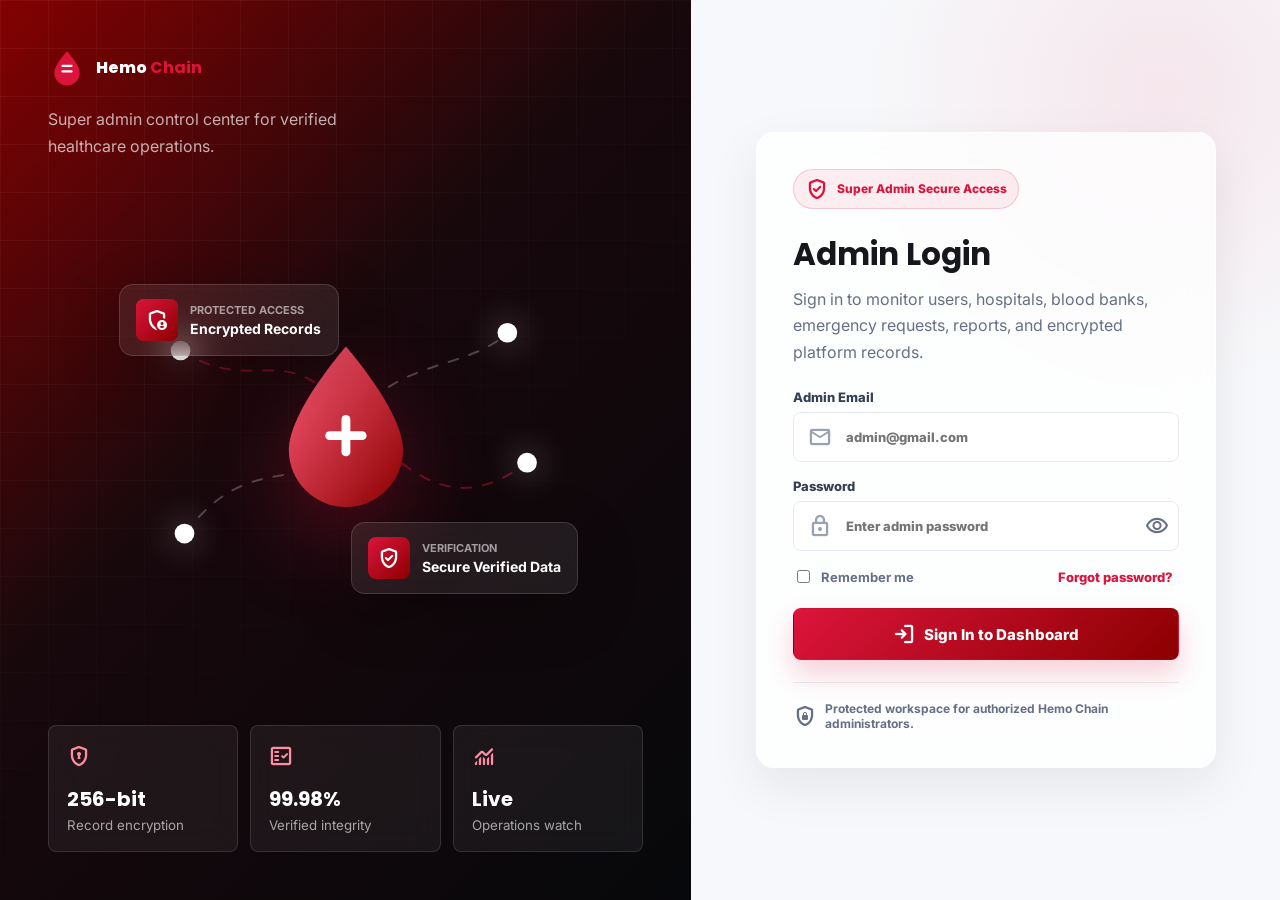
<file: admin/index.html>
<!DOCTYPE html>
<html lang="en">
<head>
  <meta charset="UTF-8">
  <meta name="viewport" content="width=device-width, initial-scale=1.0">
  <meta name="description" content="Hemo Chain super admin login for secure healthcare platform management.">
  <title>Hemo Chain - Super Admin Login</title>
  <link rel="preconnect" href="https://fonts.googleapis.com">
  <link rel="preconnect" href="https://fonts.gstatic.com" crossorigin>
  <link href="https://fonts.googleapis.com/css2?family=Inter:wght@400;500;600;700;800&family=Poppins:wght@600;700;800&display=swap" rel="stylesheet">
  <link rel="stylesheet" href="https://fonts.googleapis.com/css2?family=Material+Symbols+Rounded:opsz,wght,FILL,GRAD@20..48,300..700,0..1,-50..200">
  <link rel="stylesheet" href="/admin/admin.css">
  <link rel="icon" href="data:image/svg+xml,%3Csvg xmlns='http://www.w3.org/2000/svg' viewBox='0 0 80 80'%3E%3Cpath d='M40 5C40 5 13 33 13 50a27 27 0 1054 0C67 33 40 5 40 5z' fill='%23DC143C'/%3E%3Cpath d='M30 38h20v5H30zm0 10h20v5H30z' fill='white'/%3E%3C/svg%3E">
</head>
<body class="admin-login-page">
  <main class="login-shell">
    <section class="login-visual" aria-label="Secure healthcare platform overview">
      <div class="login-brand">
        <a class="brand-mark brand-mark-light" href="../index.html" aria-label="Hemo Chain home">
          <svg viewBox="0 0 48 48" aria-hidden="true">
            <path d="M24 4S8 21.2 8 31.2a16 16 0 0032 0C40 21.2 24 4 24 4z" fill="currentColor"/>
            <rect x="17" y="21" width="14" height="3" rx="1.5" fill="#fff"/>
            <rect x="17" y="28" width="14" height="3" rx="1.5" fill="#fff"/>
          </svg>
          <span>Hemo <strong>Chain</strong></span>
        </a>
        <p>Super admin control center for verified healthcare operations.</p>
      </div>

      <div class="security-illustration" aria-hidden="true">
        <div class="secure-card secure-card-primary">
          <div class="shield-core">
            <span class="material-symbols-rounded">admin_panel_settings</span>
          </div>
          <div>
            <span class="micro-label">Protected Access</span>
            <strong>Encrypted Records</strong>
          </div>
        </div>
        <svg class="secure-network" viewBox="0 0 520 380" role="img">
          <defs>
            <linearGradient id="secureDrop" x1="0" x2="1" y1="0" y2="1">
              <stop offset="0" stop-color="#ff5c78"/>
              <stop offset="1" stop-color="#8b0000"/>
            </linearGradient>
          </defs>
          <path class="network-line" d="M96 282 C168 190 214 254 260 178 S382 118 424 78"/>
          <path class="network-line soft" d="M92 96 C170 144 192 82 260 156 S374 262 444 210"/>
          <circle cx="96" cy="282" r="10"/>
          <circle cx="260" cy="178" r="13"/>
          <circle cx="424" cy="78" r="10"/>
          <circle cx="92" cy="96" r="10"/>
          <circle cx="444" cy="210" r="10"/>
          <path class="drop-shape" d="M260 92s-58 66-58 105a58 58 0 00116 0c0-39-58-105-58-105z" fill="url(#secureDrop)"/>
          <rect x="239" y="178" width="42" height="9" rx="4.5" fill="#fff"/>
          <rect x="255.5" y="161.5" width="9" height="42" rx="4.5" fill="#fff"/>
        </svg>
        <div class="secure-card secure-card-secondary">
          <span class="material-symbols-rounded">verified_user</span>
          <div>
            <span class="micro-label">Verification</span>
            <strong>Secure Verified Data</strong>
          </div>
        </div>
      </div>

      <div class="login-proof-grid">
        <div>
          <span class="material-symbols-rounded">encrypted</span>
          <strong>256-bit</strong>
          <small>Record encryption</small>
        </div>
        <div>
          <span class="material-symbols-rounded">fact_check</span>
          <strong>99.98%</strong>
          <small>Verified integrity</small>
        </div>
        <div>
          <span class="material-symbols-rounded">monitoring</span>
          <strong>Live</strong>
          <small>Operations watch</small>
        </div>
      </div>
    </section>

    <section class="login-panel" aria-label="Admin login form">
      <form class="login-card" id="adminLoginForm" autocomplete="off">
        <div class="mobile-login-logo">
          <a class="brand-mark" href="../index.html" aria-label="Hemo Chain home">
            <svg viewBox="0 0 48 48" aria-hidden="true">
              <path d="M24 4S8 21.2 8 31.2a16 16 0 0032 0C40 21.2 24 4 24 4z" fill="currentColor"/>
              <rect x="17" y="21" width="14" height="3" rx="1.5" fill="#fff"/>
              <rect x="17" y="28" width="14" height="3" rx="1.5" fill="#fff"/>
            </svg>
            <span>Hemo <strong>Chain</strong></span>
          </a>
        </div>

        <div class="secure-badge">
          <span class="material-symbols-rounded">verified_user</span>
          Super Admin Secure Access
        </div>
        <div class="login-heading">
          <h1>Admin Login</h1>
          <p>Sign in to monitor users, hospitals, blood banks, emergency requests, reports, and encrypted platform records.</p>
        </div>

        <div class="form-error" id="loginError" role="alert">
          <span class="material-symbols-rounded">error</span>
          <span id="errTxt">Invalid admin email or password.</span>
        </div>

        <label class="field-group" for="adminEmail">
          <span>Admin Email</span>
          <span class="field-control">
            <span class="material-symbols-rounded">mail</span>
            <input id="adminEmail" name="email" type="email" placeholder="admin@gmail.com" required>
          </span>
        </label>

        <label class="field-group" for="adminPassword">
          <span>Password</span>
          <span class="field-control">
            <span class="material-symbols-rounded">lock</span>
            <input id="adminPassword" name="password" type="password" placeholder="Enter admin password" required>
            <button class="password-toggle" type="button" id="passwordToggle" aria-label="Show password">
              <span class="material-symbols-rounded">visibility</span>
            </button>
          </span>
        </label>

        <div class="login-options">
          <label class="check-row">
            <input type="checkbox" id="rememberAdmin">
            <span>Remember me</span>
          </label>
          <button class="link-button" type="button" id="forgotPassword">Forgot password?</button>
        </div>

        <button class="primary-action login-action" type="submit">
          <span class="material-symbols-rounded">login</span>
          Sign In to Dashboard
        </button>

        <div class="login-footnote">
          <span class="material-symbols-rounded">shield_lock</span>
          Protected workspace for authorized Hemo Chain administrators.
        </div>
      </form>
    </section>
  </main>

  <div class="toast" id="toast" role="status" aria-live="polite"></div>
  <script src="/admin/admin.js"></script>
</body>
</html>
</file>
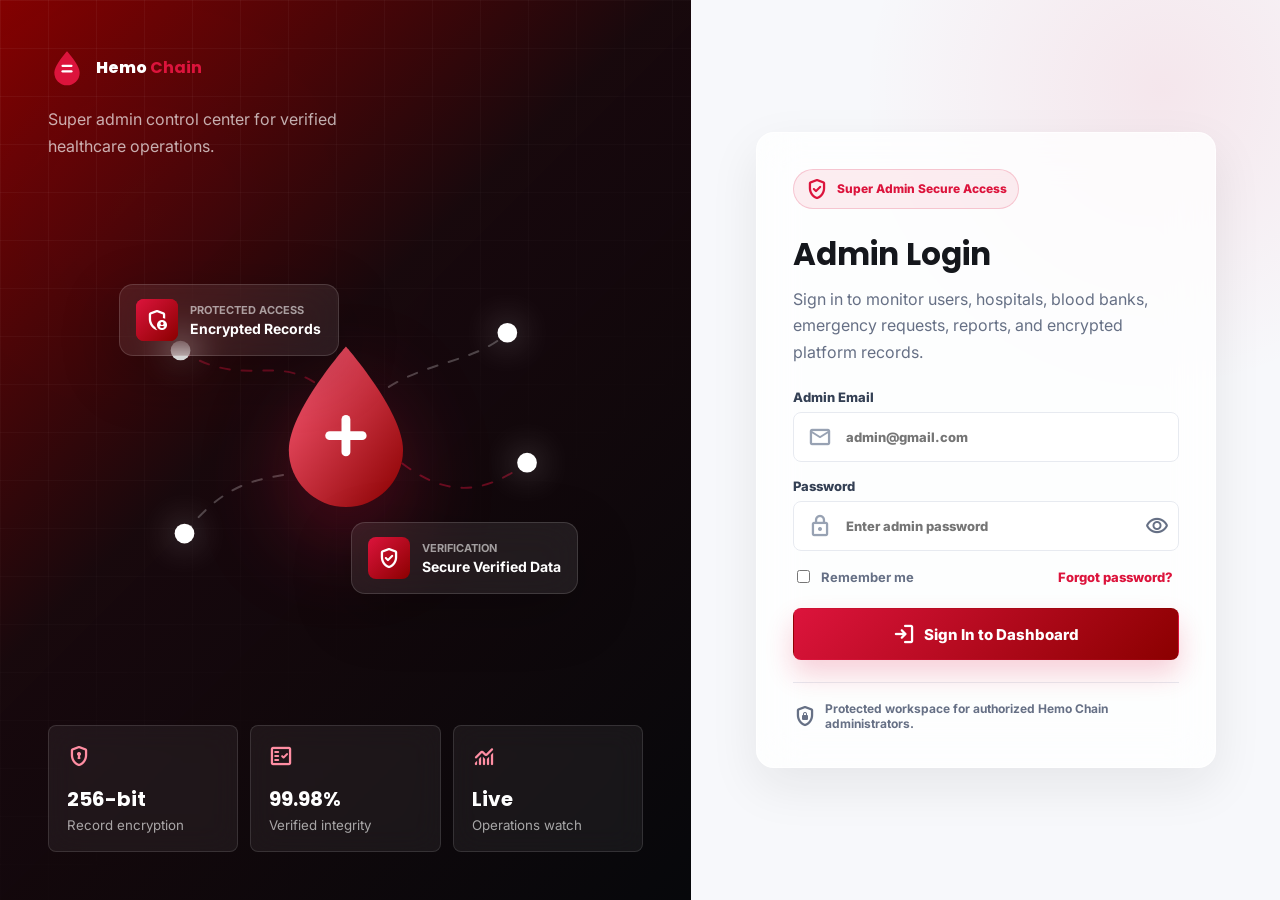
<file: admin-dashboard.html>
<!DOCTYPE html>
<html lang="en">
<head>
  <meta charset="UTF-8">
  <meta name="viewport" content="width=device-width, initial-scale=1.0">
  <title>Opening Hemo Chain Admin Dashboard</title>
  <meta http-equiv="refresh" content="0; url=admin/dashboard.html">
</head>
<body>
  <script>window.location.replace("admin/dashboard.html");</script>
  <a href="admin/dashboard.html">Open Hemo Chain Admin Dashboard</a>
</body>
</html>
</file>
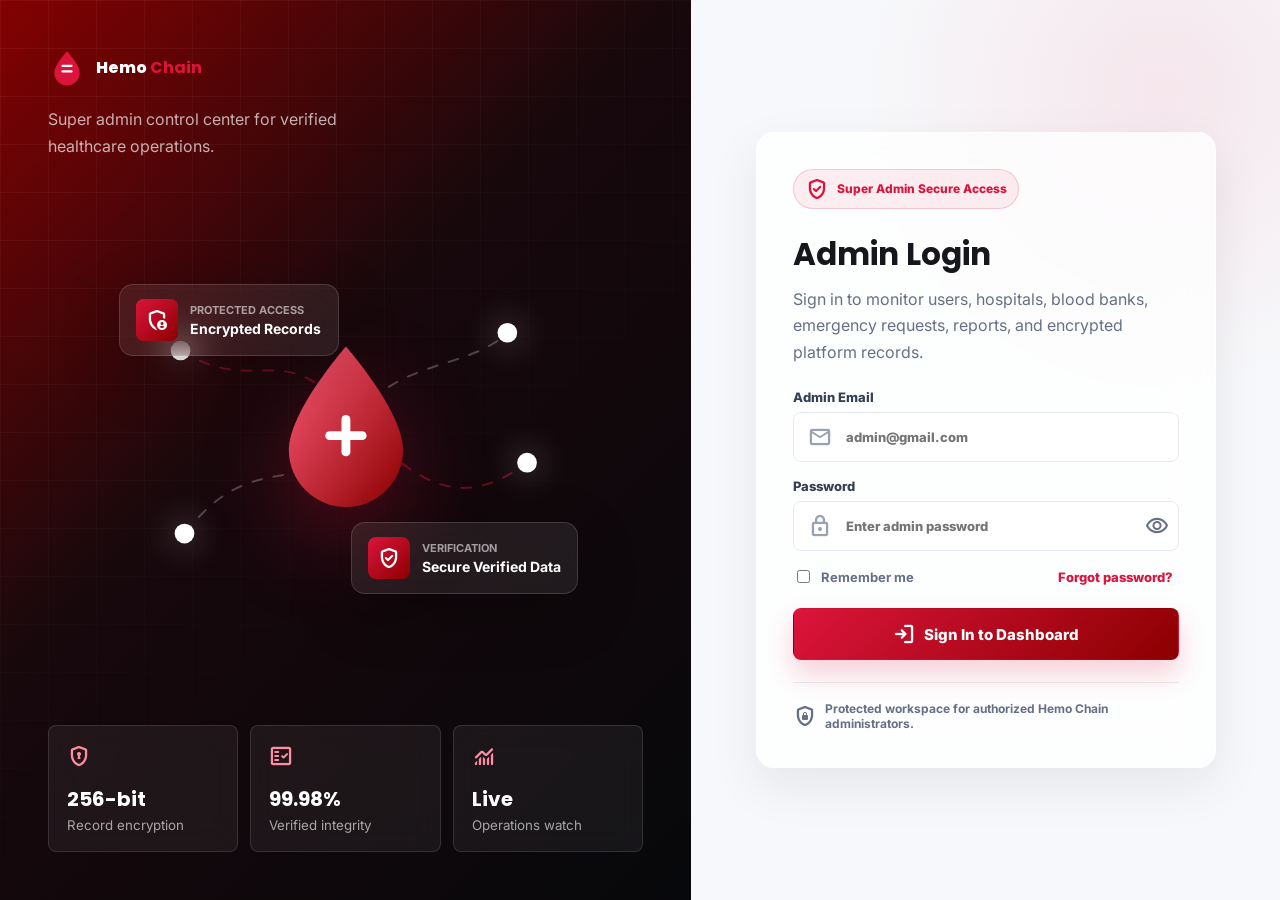
<file: admin.html>
<!DOCTYPE html>
<html lang="en">
<head>
  <meta charset="UTF-8">
  <meta name="viewport" content="width=device-width, initial-scale=1.0">
  <title>Opening Hemo Chain Admin</title>
  <meta http-equiv="refresh" content="0; url=admin/">
</head>
<body>
  <script>window.location.replace("admin/");</script>
  <a href="admin/">Open Hemo Chain Admin</a>
</body>
</html>
</file>
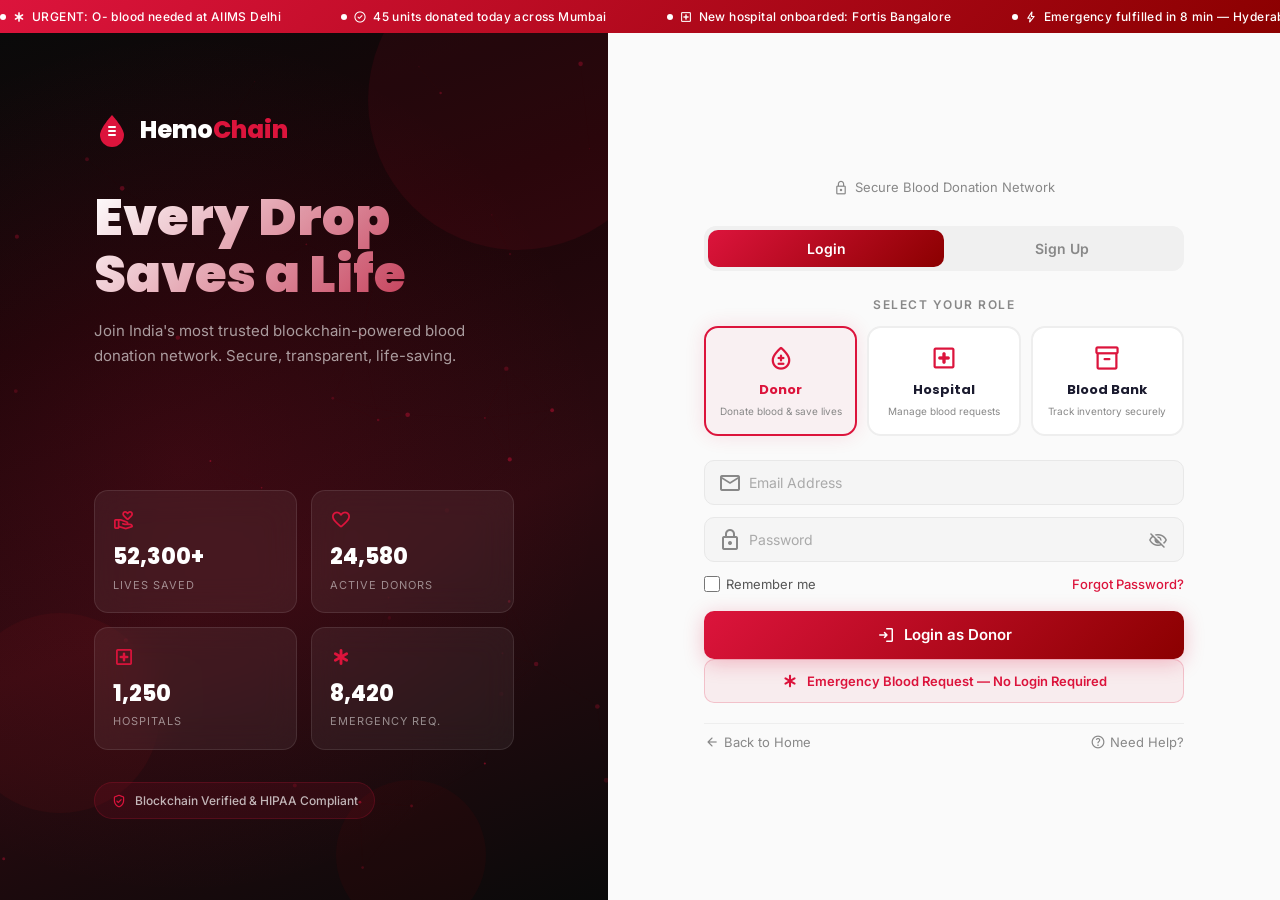
<file: auth.html>
<!DOCTYPE html>
<html lang="en">
<head>
<meta charset="UTF-8">
<meta name="viewport" content="width=device-width, initial-scale=1.0">
<meta name="description" content="Hemo Chain Authentication - Secure login for donors, hospitals, and blood banks on India's blockchain blood donation platform.">
<title>Hemo Chain — Login / Sign Up</title>
<link rel="stylesheet" href="auth.css">
<link rel="stylesheet" href="https://fonts.googleapis.com/css2?family=Material+Symbols+Rounded:opsz,wght,FILL,GRAD@20..48,100..700,0..1,-50..200">
<link href="https://fonts.googleapis.com/css2?family=Inter:wght@300;400;500;600;700;800;900&family=Poppins:wght@300;400;500;600;700;800;900&display=swap" rel="stylesheet">
<link rel="icon" href="data:image/svg+xml,<svg xmlns='http://www.w3.org/2000/svg' viewBox='0 0 100 100'><text y='.9em' font-size='90'>🩸</text></svg>">
</head>
<body>

<!-- Emergency Ticker -->
<div class="auth-ticker" id="authTicker">
  <div class="auth-ticker-content" id="authTickerContent"></div>
</div>

<!-- Main Auth Container -->
<div class="auth-page">

  <!-- LEFT SIDE - Visual Panel -->
  <div class="auth-left">
    <canvas id="particleCanvas"></canvas>
    <div class="auth-left-overlay"></div>

    <!-- Branding -->
    <div class="left-content">
      <a href="index.html" class="auth-logo">
        <svg viewBox="0 0 36 36" fill="none" xmlns="http://www.w3.org/2000/svg">
          <path d="M18 3C18 3 6 16 6 23a12 12 0 0024 0C30 16 18 3 18 3z" fill="#DC143C"/>
          <rect x="14" y="14" width="8" height="2" rx="1" fill="#fff"/>
          <rect x="14" y="18" width="8" height="2" rx="1" fill="#fff"/>
          <rect x="14" y="22" width="8" height="2" rx="1" fill="#fff"/>
        </svg>
        <span>Hemo<span class="hl">Chain</span></span>
      </a>

      <h1>Every Drop<br>Saves a Life</h1>
      <p class="left-tagline">Join India's most trusted blockchain-powered blood donation network. Secure, transparent, life-saving.</p>

      <!-- ECG Line -->
      <svg class="ecg-anim" viewBox="0 0 600 80" fill="none">
        <path class="ecg-path" d="M0 40 L120 40 L140 15 L160 65 L180 5 L200 75 L220 40 L340 40 L360 20 L380 60 L400 10 L420 70 L440 40 L600 40" stroke="#DC143C" stroke-width="2" fill="none"/>
      </svg>

      <!-- Stats -->
      <div class="left-stats">
        <div class="left-stat-card">
          <span class="material-symbols-rounded">volunteer_activism</span>
          <div class="ls-value">52,300+</div>
          <div class="ls-label">Lives Saved</div>
        </div>
        <div class="left-stat-card">
          <span class="material-symbols-rounded">favorite</span>
          <div class="ls-value">24,580</div>
          <div class="ls-label">Active Donors</div>
        </div>
        <div class="left-stat-card">
          <span class="material-symbols-rounded">local_hospital</span>
          <div class="ls-value">1,250</div>
          <div class="ls-label">Hospitals</div>
        </div>
        <div class="left-stat-card">
          <span class="material-symbols-rounded">emergency</span>
          <div class="ls-value">8,420</div>
          <div class="ls-label">Emergency Req.</div>
        </div>
      </div>

      <!-- Blockchain Badge -->
      <div class="blockchain-badge">
        <span class="material-symbols-rounded">verified_user</span>
        <span>Blockchain Verified &amp; HIPAA Compliant</span>
      </div>
    </div>

    <!-- Floating shapes -->
    <div class="float-shape shape-1"></div>
    <div class="float-shape shape-2"></div>
    <div class="float-shape shape-3"></div>
  </div>

  <!-- RIGHT SIDE - Auth Card -->
  <div class="auth-right">
    <div class="auth-card" id="authCard">

      <!-- Logo (mobile) -->
      <a href="index.html" class="auth-card-logo">
        <svg viewBox="0 0 36 36" fill="none" xmlns="http://www.w3.org/2000/svg">
          <path d="M18 3C18 3 6 16 6 23a12 12 0 0024 0C30 16 18 3 18 3z" fill="#DC143C"/>
          <rect x="14" y="14" width="8" height="2" rx="1" fill="#fff"/>
          <rect x="14" y="18" width="8" height="2" rx="1" fill="#fff"/>
          <rect x="14" y="22" width="8" height="2" rx="1" fill="#fff"/>
        </svg>
        <span>Hemo<span class="hl">Chain</span></span>
      </a>
      <p class="auth-subtitle"><span class="material-symbols-rounded" style="font-size:16px">lock</span> Secure Blood Donation Network</p>

      <!-- Tabs -->
      <div class="auth-tabs">
        <button class="auth-tab active" data-tab="login" id="tabLogin">Login</button>
        <button class="auth-tab" data-tab="signup" id="tabSignup">Sign Up</button>
        <div class="tab-indicator" id="tabIndicator"></div>
      </div>

      <!-- Role Selection -->
      <div class="role-section">
        <p class="role-label">Select your role</p>
        <div class="role-cards">
          <div class="role-card active" data-role="donor">
            <span class="material-symbols-rounded">bloodtype</span>
            <h4>Donor</h4>
            <p>Donate blood &amp; save lives</p>
          </div>
          <div class="role-card" data-role="hospital">
            <span class="material-symbols-rounded">local_hospital</span>
            <h4>Hospital</h4>
            <p>Manage blood requests</p>
          </div>
          <div class="role-card" data-role="bloodbank">
            <span class="material-symbols-rounded">inventory_2</span>
            <h4>Blood Bank</h4>
            <p>Track inventory securely</p>
          </div>
        </div>
      </div>

      <!-- FORMS CONTAINER -->
      <div class="forms-wrapper" id="formsWrapper">

        <!-- ===== LOGIN FORMS ===== -->
        <form class="auth-form active" id="form-login-donor" autocomplete="off">
          <div class="input-group">
            <span class="material-symbols-rounded input-icon">mail</span>
            <input type="email" name="email" placeholder="Email Address" required id="loginDonorEmail">
          </div>
          <div class="input-group">
            <span class="material-symbols-rounded input-icon">lock</span>
            <input type="password" name="password" placeholder="Password" required id="loginDonorPass">
            <button type="button" class="toggle-pass" aria-label="Toggle password"><span class="material-symbols-rounded">visibility_off</span></button>
          </div>
          <div class="form-meta">
            <label class="remember"><input type="checkbox"> Remember me</label>
            <a href="#" class="forgot">Forgot Password?</a>
          </div>
          <button type="submit" class="auth-btn"><span class="material-symbols-rounded">login</span> Login as Donor</button>
        </form>

        <form class="auth-form" id="form-login-hospital" autocomplete="off">
          <div class="input-group">
            <span class="material-symbols-rounded input-icon">mail</span>
            <input type="email" name="email" placeholder="Official Email" required>
          </div>
          <div class="input-group">
            <span class="material-symbols-rounded input-icon">lock</span>
            <input type="password" name="password" placeholder="Password" required>
            <button type="button" class="toggle-pass" aria-label="Toggle password"><span class="material-symbols-rounded">visibility_off</span></button>
          </div>
          <div class="form-meta">
            <label class="remember"><input type="checkbox"> Remember me</label>
            <a href="#" class="forgot">Forgot Password?</a>
          </div>
          <button type="submit" class="auth-btn"><span class="material-symbols-rounded">login</span> Login as Hospital</button>
        </form>

        <form class="auth-form" id="form-login-bloodbank" autocomplete="off">
          <div class="input-group">
            <span class="material-symbols-rounded input-icon">mail</span>
            <input type="email" name="email" placeholder="Official Email" required>
          </div>
          <div class="input-group">
            <span class="material-symbols-rounded input-icon">lock</span>
            <input type="password" name="password" placeholder="Password" required>
            <button type="button" class="toggle-pass" aria-label="Toggle password"><span class="material-symbols-rounded">visibility_off</span></button>
          </div>
          <div class="form-meta">
            <label class="remember"><input type="checkbox"> Remember me</label>
            <a href="#" class="forgot">Forgot Password?</a>
          </div>
          <button type="submit" class="auth-btn"><span class="material-symbols-rounded">login</span> Login as Blood Bank</button>
        </form>

        <!-- ===== SIGNUP FORMS ===== -->
        <form class="auth-form" id="form-signup-donor" autocomplete="off">
          <div class="form-row">
            <div class="input-group">
              <span class="material-symbols-rounded input-icon">person</span>
              <input type="text" name="full_name" placeholder="Full Name" required>
            </div>
            <div class="input-group">
              <span class="material-symbols-rounded input-icon">phone</span>
              <input type="tel" name="phone" placeholder="Phone Number" required>
            </div>
          </div>
          <div class="input-group">
            <span class="material-symbols-rounded input-icon">mail</span>
            <input type="email" name="email" placeholder="Email Address" required>
          </div>
          <div class="form-row">
            <div class="input-group">
              <span class="material-symbols-rounded input-icon">bloodtype</span>
              <select name="blood_group" required>
                <option value="">Blood Group</option>
                <option>A+</option><option>A-</option><option>B+</option><option>B-</option>
                <option>AB+</option><option>AB-</option><option>O+</option><option>O-</option>
              </select>
            </div>
            <div class="input-group">
              <span class="material-symbols-rounded input-icon">wc</span>
              <select name="gender" required>
                <option value="">Gender</option>
                <option value="male">Male</option>
                <option value="female">Female</option>
                <option value="other">Other</option>
              </select>
            </div>
          </div>
          <div class="form-row">
            <div class="input-group">
              <span class="material-symbols-rounded input-icon">cake</span>
              <input type="number" name="age" placeholder="Age" min="18" max="65" required>
            </div>
            <div class="input-group">
              <span class="material-symbols-rounded input-icon">location_on</span>
              <input type="text" name="location" placeholder="Location" required>
            </div>
          </div>
          <div class="input-group">
            <span class="material-symbols-rounded input-icon">lock</span>
            <input type="password" name="password" placeholder="Create Password" required class="pass-input" data-strength="true">
            <button type="button" class="toggle-pass" aria-label="Toggle password"><span class="material-symbols-rounded">visibility_off</span></button>
          </div>
          <div class="strength-bar"><div class="strength-fill" id="strengthFill"></div></div>
          <div class="strength-text" id="strengthText"></div>
          <div class="input-group">
            <span class="material-symbols-rounded input-icon">lock</span>
            <input type="password" name="confirm_password" placeholder="Confirm Password" required>
          </div>
          <button type="submit" class="auth-btn"><span class="material-symbols-rounded">person_add</span> Create Donor Account</button>
        </form>

        <form class="auth-form" id="form-signup-hospital" autocomplete="off">
          <div class="form-row">
            <div class="input-group">
              <span class="material-symbols-rounded input-icon">local_hospital</span>
              <input type="text" name="hospital_name" placeholder="Hospital Name" required>
            </div>
            <div class="input-group">
              <span class="material-symbols-rounded input-icon">badge</span>
              <input type="text" name="registration_id" placeholder="Registration Number" required>
            </div>
          </div>
          <div class="form-row">
            <div class="input-group">
              <span class="material-symbols-rounded input-icon">mail</span>
              <input type="email" name="email" placeholder="Official Email" required>
            </div>
            <div class="input-group">
              <span class="material-symbols-rounded input-icon">phone</span>
              <input type="tel" name="phone" placeholder="Phone Number" required>
            </div>
          </div>
          <div class="input-group">
            <span class="material-symbols-rounded input-icon">location_on</span>
            <input type="text" name="address" placeholder="Hospital Address" required>
          </div>
          <div class="input-group file-group">
            <span class="material-symbols-rounded input-icon">upload_file</span>
            <label class="file-label">
              <input type="file" accept=".pdf,.jpg,.png" id="licenseUpload">
              <span class="file-text">Upload License Document</span>
              <span class="material-symbols-rounded">cloud_upload</span>
            </label>
          </div>
          <div class="input-group">
            <span class="material-symbols-rounded input-icon">lock</span>
            <input type="password" name="password" placeholder="Create Password" required class="pass-input" data-strength="true">
            <button type="button" class="toggle-pass" aria-label="Toggle password"><span class="material-symbols-rounded">visibility_off</span></button>
          </div>
          <div class="strength-bar"><div class="strength-fill"></div></div>
          <button type="submit" class="auth-btn"><span class="material-symbols-rounded">domain_add</span> Register Hospital</button>
        </form>

        <form class="auth-form" id="form-signup-bloodbank" autocomplete="off">
          <div class="form-row">
            <div class="input-group">
              <span class="material-symbols-rounded input-icon">inventory_2</span>
              <input type="text" name="bloodbank_name" placeholder="Blood Bank Name" required>
            </div>
            <div class="input-group">
              <span class="material-symbols-rounded input-icon">badge</span>
              <input type="text" name="registration_id" placeholder="Government Registration ID" required>
            </div>
          </div>
          <div class="form-row">
            <div class="input-group">
              <span class="material-symbols-rounded input-icon">warehouse</span>
              <input type="number" name="storage_capacity" placeholder="Storage Capacity (units)" required>
            </div>
            <div class="input-group">
              <span class="material-symbols-rounded input-icon">location_on</span>
              <input type="text" name="location" placeholder="Location" required>
            </div>
          </div>
          <div class="input-group">
            <span class="material-symbols-rounded input-icon">mail</span>
            <input type="email" name="email" placeholder="Official Email" required>
          </div>
          <div class="input-group">
            <span class="material-symbols-rounded input-icon">lock</span>
            <input type="password" name="password" placeholder="Create Password" required class="pass-input" data-strength="true">
            <button type="button" class="toggle-pass" aria-label="Toggle password"><span class="material-symbols-rounded">visibility_off</span></button>
          </div>
          <div class="strength-bar"><div class="strength-fill"></div></div>
          <button type="submit" class="auth-btn"><span class="material-symbols-rounded">add_business</span> Register Blood Bank</button>
        </form>
      </div>

      <!-- Emergency Quick Access -->
      <button type="button" class="emergency-btn" id="emergencyBtn">
        <span class="material-symbols-rounded">emergency</span>
        Emergency Blood Request — No Login Required
      </button>

      <!-- Footer Links -->
      <div class="auth-footer-links">
        <a href="index.html"><span class="material-symbols-rounded">arrow_back</span> Back to Home</a>
        <a href="#"><span class="material-symbols-rounded">help</span> Need Help?</a>
      </div>
    </div>
  </div>
</div>

<!-- OTP Modal -->
<div class="otp-modal" id="otpModal">
  <div class="otp-card">
    <div class="otp-close" id="otpClose"><span class="material-symbols-rounded">close</span></div>
    <span class="material-symbols-rounded otp-icon">phonelink_lock</span>
    <h3>Verify Your Identity</h3>
    <p>We've sent a 6-digit OTP to your registered email/phone</p>
    <div class="otp-inputs" id="otpInputs">
      <input type="text" maxlength="1" class="otp-box" autofocus>
      <input type="text" maxlength="1" class="otp-box">
      <input type="text" maxlength="1" class="otp-box">
      <input type="text" maxlength="1" class="otp-box">
      <input type="text" maxlength="1" class="otp-box">
      <input type="text" maxlength="1" class="otp-box">
    </div>
    <button class="auth-btn otp-verify-btn" id="otpVerifyBtn"><span class="material-symbols-rounded">verified</span> Verify OTP</button>
    <p class="otp-resend">Didn't receive it? <a href="#" id="resendOtp">Resend OTP</a> <span class="otp-timer" id="otpTimer"></span></p>
    <div class="blockchain-badge" style="margin-top:16px;justify-content:center">
      <span class="material-symbols-rounded">verified_user</span>
      <span>Secured by Blockchain Verification</span>
    </div>
  </div>
</div>

<script src="auth.js"></script>
</body>
</html>
</file>
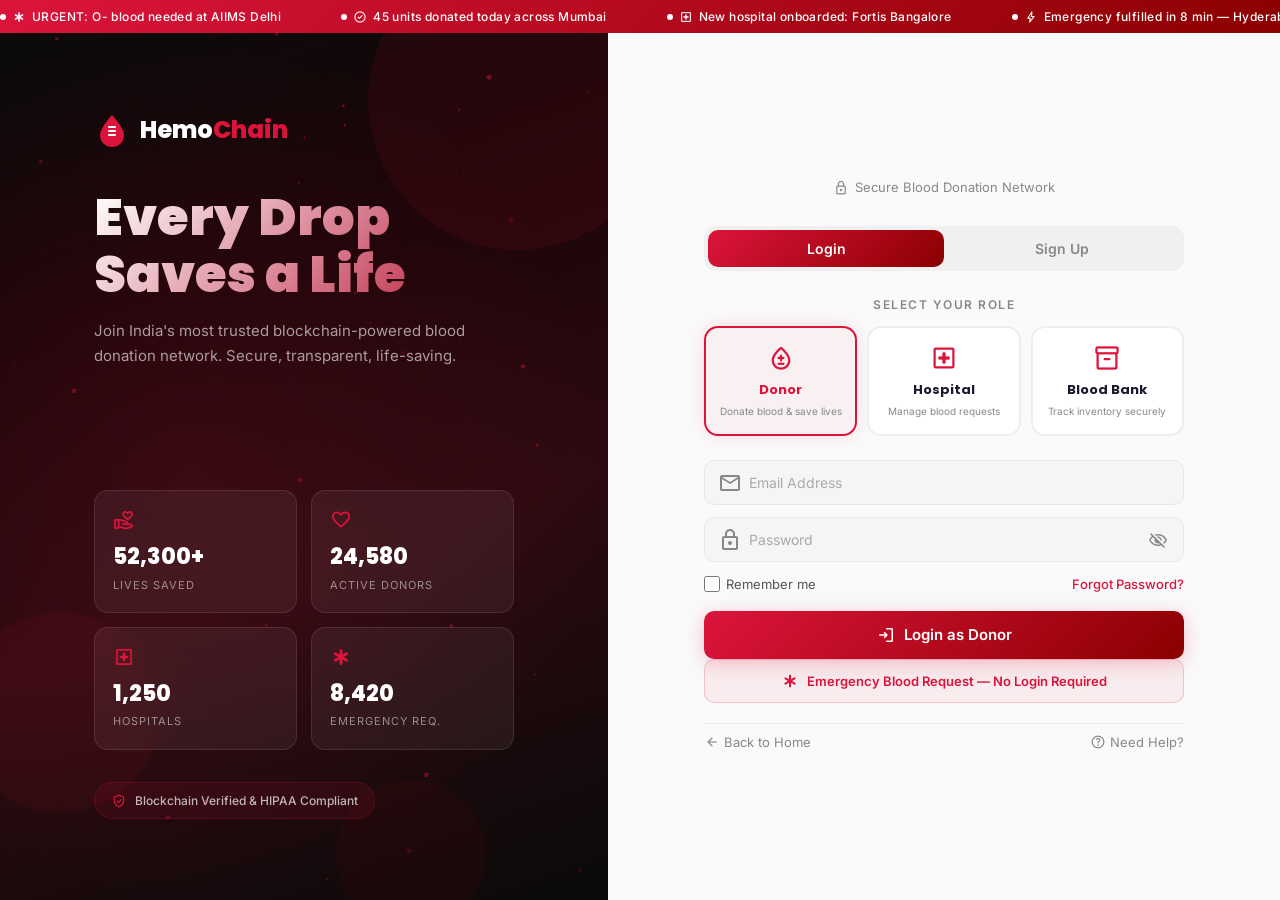
<file: bloodbank.html>
<!DOCTYPE html>
<html lang="en">
<head>
<meta charset="UTF-8">
<meta name="viewport" content="width=device-width, initial-scale=1.0">
<title>Hemo Chain — Blood Bank Dashboard</title>
<link rel="stylesheet" href="bloodbank.css">
<link rel="stylesheet" href="https://fonts.googleapis.com/css2?family=Material+Symbols+Rounded:opsz,wght,FILL,GRAD@20..48,100..700,0..1,-50..200">
<link href="https://fonts.googleapis.com/css2?family=Inter:wght@400;500;600;700;800&family=Poppins:wght@500;600;700;800&display=swap" rel="stylesheet">
</head>
<body>
<aside class="sidebar" id="sidebar">
  <div class="sb-top"><a href="index.html" class="sb-logo"><svg viewBox="0 0 36 36" fill="none"><path d="M18 3C18 3 6 16 6 23a12 12 0 0024 0C30 16 18 3 18 3z" fill="#DC143C"/><rect x="14" y="14" width="8" height="2" rx="1" fill="#fff"/><rect x="14" y="18" width="8" height="2" rx="1" fill="#fff"/><rect x="14" y="22" width="8" height="2" rx="1" fill="#fff"/></svg><span>Hemo<b>Chain</b></span></a></div>
  <nav class="sb-menu">
    <a href="#" class="sb-link active" data-p="home"><span class="material-symbols-rounded">dashboard</span>Dashboard</a>
    <a href="#" class="sb-link" data-p="inventory"><span class="material-symbols-rounded">inventory_2</span>Blood Inventory</a>
    <a href="#" class="sb-link" data-p="donations"><span class="material-symbols-rounded">volunteer_activism</span>Incoming Donations<span class="badge">5</span></a>
    <a href="#" class="sb-link" data-p="hosprequests"><span class="material-symbols-rounded">local_hospital</span>Hospital Requests<span class="badge">3</span></a>
    <a href="#" class="sb-link" data-p="emergency"><span class="material-symbols-rounded">emergency</span>Emergency<span class="badge r">2</span></a>
    <a href="#" class="sb-link" data-p="donorrecords"><span class="material-symbols-rounded">group</span>Donor Records</a>
    <a href="#" class="sb-link" data-p="transfers"><span class="material-symbols-rounded">local_shipping</span>Blood Transfers</a>
    <a href="#" class="sb-link" data-p="notif"><span class="material-symbols-rounded">notifications</span>Notifications<span class="badge">4</span></a>
    <a href="#" class="sb-link" data-p="reports"><span class="material-symbols-rounded">bar_chart</span>Reports</a>
    <a href="#" class="sb-link" data-p="profile"><span class="material-symbols-rounded">settings</span>Settings</a>
  </nav>
  <div class="sb-bottom"><div class="sb-user"><div class="sb-avatar"><span class="material-symbols-rounded">water_drop</span></div><div><span class="sb-name">City Blood Bank</span><span class="sb-role">Licensed · DL-BB-0042</span></div></div><a href="index.html" class="sb-link logout"><span class="material-symbols-rounded">logout</span>Logout</a></div>
</aside>
<nav class="bottom-nav">
  <a href="#" class="bn active" data-p="home"><span class="material-symbols-rounded">dashboard</span>Home</a>
  <a href="#" class="bn" data-p="inventory"><span class="material-symbols-rounded">inventory_2</span>Stock</a>
  <a href="#" class="bn sos-b" data-p="emergency"><span class="material-symbols-rounded">emergency</span>SOS</a>
  <a href="#" class="bn" data-p="hosprequests"><span class="material-symbols-rounded">local_hospital</span>Requests</a>
  <a href="#" class="bn" data-p="profile"><span class="material-symbols-rounded">settings</span>Settings</a>
</nav>
<main class="main">
<header class="header">
  <button class="menu-btn" id="menuBtn"><span class="material-symbols-rounded">menu</span></button>
  <div class="h-left"><h2>City Blood Bank</h2><p class="h-verified"><span class="material-symbols-rounded" style="font-size:16px;color:#22c55e">verified</span> Licensed Blood Bank</p></div>
  <div class="h-right">
    <div class="h-search"><span class="material-symbols-rounded">search</span><input placeholder="Search inventory, donors..."></div>
    <button class="sos-hdr" onclick="switchPage('emergency')"><span class="material-symbols-rounded">emergency</span><span class="sos-txt">Emergency</span></button>
    <button class="icon-btn" onclick="switchPage('notif')"><span class="material-symbols-rounded">notifications</span><span class="dot"></span></button>
    <div class="h-avatar"><span class="material-symbols-rounded">water_drop</span></div>
  </div>
</header>

<!-- HOME -->
<div class="page active" id="page-home">
  <div class="welcome"><h1>Welcome back, <span class="hl">City Blood Bank</span> 👋</h1><p>Blood bank overview for today</p></div>
  <div class="stats-row">
    <div class="stat-card"><div class="sc-ic red"><span class="material-symbols-rounded">bloodtype</span></div><div><strong class="ctr" data-t="248">0</strong><small>Total Units Available</small></div></div>
    <div class="stat-card"><div class="sc-ic orange"><span class="material-symbols-rounded">emergency</span></div><div><strong class="ctr" data-t="5">0</strong><small>Emergency Requests</small></div></div>
    <div class="stat-card"><div class="sc-ic yellow"><span class="material-symbols-rounded">schedule</span></div><div><strong class="ctr" data-t="12">0</strong><small>Units Expiring Soon</small></div></div>
    <div class="stat-card"><div class="sc-ic blue"><span class="material-symbols-rounded">local_hospital</span></div><div><strong class="ctr" data-t="18">0</strong><small>Hospitals Connected</small></div></div>
  </div>
  <h3 class="stitle"><span class="material-symbols-rounded">inventory_2</span> Inventory Overview</h3>
  <div class="inv-grid" id="homeInv"></div>
  <div class="two-col">
    <div class="card-s"><div class="sec-h"><h3 class="stitle"><span class="material-symbols-rounded">emergency</span> Active Emergencies</h3><span class="live"><span class="ld"></span>Live</span></div><div class="er-list" id="homeEmg"></div></div>
    <div class="card-s"><div class="sec-h"><h3 class="stitle"><span class="material-symbols-rounded">local_hospital</span> Recent Hospital Requests</h3></div><div class="er-list" id="homeReqs"></div></div>
  </div>
</div>

<!-- INVENTORY -->
<div class="page" id="page-inventory">
  <div class="pg-head"><h1><span class="material-symbols-rounded">inventory_2</span> Blood Inventory</h1><p>Manage blood stock levels</p></div>
  <div class="inv-actions"><button class="btn-p" id="openAdd"><span class="material-symbols-rounded">add</span> Add Units</button><button class="btn-o" id="openUpdate"><span class="material-symbols-rounded">sync</span> Update Stock</button><button class="btn-o" onclick="switchPage('transfers')"><span class="material-symbols-rounded">local_shipping</span> Transfer Blood</button></div>
  <div class="inv-grid large" id="invFull"></div>
</div>

<!-- ADD UNITS MODAL -->
<div class="modal-overlay" id="addModal">
  <div class="modal"><div class="modal-head"><h3><span class="material-symbols-rounded">add</span> Add Blood Units</h3><button class="modal-x" data-close="addModal"><span class="material-symbols-rounded">close</span></button></div>
  <div class="modal-body">
    <div class="inp-g"><label>Blood Group</label><select class="inp" id="addBG"><option value="">Select</option><option>A+</option><option>A-</option><option>B+</option><option>B-</option><option>O+</option><option>O-</option><option>AB+</option><option>AB-</option></select></div>
    <div class="inp-g"><label>Units to Add</label><input type="number" class="inp" id="addUnits" placeholder="e.g. 10" min="1"></div>
    <div class="inp-g"><label>Source</label><select class="inp"><option>Voluntary Donation</option><option>Blood Drive</option><option>Replacement</option><option>Inter-Bank Transfer</option></select></div>
  </div>
  <div class="modal-foot"><button class="btn-o" data-close="addModal">Cancel</button><button class="btn-p" id="confirmAdd"><span class="material-symbols-rounded">check</span> Add to Inventory</button></div></div>
</div>

<!-- UPDATE STOCK MODAL -->
<div class="modal-overlay" id="updateModal">
  <div class="modal"><div class="modal-head"><h3><span class="material-symbols-rounded">sync</span> Update Stock</h3><button class="modal-x" data-close="updateModal"><span class="material-symbols-rounded">close</span></button></div>
  <div class="modal-body">
    <div class="inp-g"><label>Blood Group</label><select class="inp" id="updBG"><option value="">Select</option><option>A+</option><option>A-</option><option>B+</option><option>B-</option><option>O+</option><option>O-</option><option>AB+</option><option>AB-</option></select></div>
    <div class="inp-g"><label>New Total Units</label><input type="number" class="inp" id="updUnits" placeholder="e.g. 25" min="0"></div>
    <div class="inp-g"><label>Reason</label><select class="inp"><option>Stock Correction</option><option>Expired Units Removed</option><option>Quality Check</option><option>Audit Adjustment</option></select></div>
  </div>
  <div class="modal-foot"><button class="btn-o" data-close="updateModal">Cancel</button><button class="btn-p" id="confirmUpd"><span class="material-symbols-rounded">check</span> Update Stock</button></div></div>
</div>

<!-- INCOMING DONATIONS -->
<div class="page" id="page-donations">
  <div class="pg-head"><h1><span class="material-symbols-rounded">volunteer_activism</span> Incoming Donations</h1><p>Review and process received donations</p></div>
  <div class="list" id="donationList"></div>
</div>

<!-- HOSPITAL REQUESTS -->
<div class="page" id="page-hosprequests">
  <div class="pg-head"><h1><span class="material-symbols-rounded">local_hospital</span> Hospital Requests</h1><p>Manage blood requests from hospitals</p></div>
  <div class="list" id="hospReqList"></div>
</div>

<!-- EMERGENCY -->
<div class="page" id="page-emergency">
  <div class="emg-banner"><span class="material-symbols-rounded">emergency</span><div><h1>Emergency Requests</h1><p>Dispatch blood for critical cases immediately</p></div></div>
  <div class="list" id="emgFullList"></div>
</div>

<!-- DONOR RECORDS -->
<div class="page" id="page-donorrecords">
  <div class="pg-head"><h1><span class="material-symbols-rounded">group</span> Donor Records</h1><p>Search and manage donors</p></div>
  <div class="filter-bar"><div class="h-search full"><span class="material-symbols-rounded">search</span><input placeholder="Search donors..." id="drSearch"></div><select class="filter-sel" id="drFilter"><option value="">All Groups</option><option>A+</option><option>A-</option><option>B+</option><option>B-</option><option>O+</option><option>O-</option><option>AB+</option><option>AB-</option></select></div>
  <div class="list" id="donorRecList"></div>
</div>

<!-- BLOOD TRANSFERS -->
<div class="page" id="page-transfers">
  <div class="pg-head"><h1><span class="material-symbols-rounded">local_shipping</span> Blood Transfers</h1><p>Track blood movement between locations</p></div>
  <div class="list" id="transferList"></div>
</div>

<!-- NOTIFICATIONS -->
<div class="page" id="page-notif">
  <div class="pg-head"><h1><span class="material-symbols-rounded">notifications</span> Notifications</h1><p>Important alerts and updates</p></div>
  <div class="ntf-actions"><button class="ntf-btn" id="markAll"><span class="material-symbols-rounded">done_all</span> Mark All Read</button><button class="ntf-btn" id="clearAll"><span class="material-symbols-rounded">delete_sweep</span> Clear All</button></div>
  <div class="list" id="ntfList"></div>
</div>

<!-- REPORTS -->
<div class="page" id="page-reports">
  <div class="pg-head"><h1><span class="material-symbols-rounded">bar_chart</span> Reports</h1><p>Blood bank analytics and reports</p></div>
  <div class="stats-row">
    <div class="stat-card"><div class="sc-ic red"><span class="material-symbols-rounded">bloodtype</span></div><div><strong>1,842</strong><small>Units Collected (2026)</small></div></div>
    <div class="stat-card"><div class="sc-ic blue"><span class="material-symbols-rounded">show_chart</span></div><div><strong>1,536</strong><small>Units Distributed</small></div></div>
    <div class="stat-card"><div class="sc-ic orange"><span class="material-symbols-rounded">emergency</span></div><div><strong>89</strong><small>Emergency Cases</small></div></div>
    <div class="stat-card"><div class="sc-ic yellow"><span class="material-symbols-rounded">delete</span></div><div><strong>42</strong><small>Units Expired</small></div></div>
  </div>
  <div class="card-s"><h3 class="stitle">Monthly Summary</h3>
    <div class="rpt-table"><table><thead><tr><th>Month</th><th>Collected</th><th>Distributed</th><th>Emergencies</th><th>Expired</th><th>End Stock</th></tr></thead><tbody><tr><td>May 2026</td><td>158</td><td>132</td><td>12</td><td>4</td><td>248</td></tr><tr><td>Apr 2026</td><td>172</td><td>155</td><td>9</td><td>6</td><td>226</td></tr><tr><td>Mar 2026</td><td>165</td><td>148</td><td>15</td><td>8</td><td>215</td></tr><tr><td>Feb 2026</td><td>142</td><td>128</td><td>7</td><td>5</td><td>206</td></tr><tr><td>Jan 2026</td><td>155</td><td>140</td><td>11</td><td>3</td><td>197</td></tr></tbody></table></div>
    <div class="rpt-btns"><button class="btn-o"><span class="material-symbols-rounded">download</span> Download PDF</button><button class="btn-o"><span class="material-symbols-rounded">table_chart</span> Export Excel</button></div>
  </div>
</div>

<!-- PROFILE -->
<div class="page" id="page-profile">
  <div class="pg-head"><h1><span class="material-symbols-rounded">settings</span> Blood Bank Settings</h1><p>Manage blood bank profile</p></div>
  <div class="card-s prof">
    <div class="prof-top"><div class="prof-avatar"><span class="material-symbols-rounded">water_drop</span></div><div><h3>City Blood Bank</h3><p><span class="material-symbols-rounded" style="font-size:16px;color:#22c55e">verified</span> Licensed · DL-BB-0042</p></div></div>
    <div class="prof-fields">
      <div class="inp-g"><label>Blood Bank Name</label><input class="inp" value="City Blood Bank, New Delhi"></div>
      <div class="inp-g"><label>Registration ID</label><input class="inp" value="DL-BB-0042" disabled></div>
      <div class="inp-g"><label>Address</label><input class="inp" value="Connaught Place, New Delhi 110001"></div>
      <div class="inp-g"><label>Contact Number</label><input class="inp" value="+91 11-2345 6789"></div>
      <div class="inp-g"><label>Operating Hours</label><input class="inp" value="24 Hours"></div>
      <div class="inp-g"><label>Storage Capacity</label><input class="inp" value="500 Units"></div>
    </div>
    <button class="big-btn"><span class="material-symbols-rounded">save</span> Save Changes</button>
  </div>
  <div class="prof-btns"><button class="btn-o"><span class="material-symbols-rounded">lock</span> Change Password</button><button class="btn-o"><span class="material-symbols-rounded">description</span> Update License</button></div>
</div>

</main>
<!-- Toast container -->
<div class="toast" id="appToast"></div>
<script src="api-client.js" data-role="bloodbank" data-login="auth.html"></script>
<script src="bloodbank.js"></script>
</body>
</html>
</file>
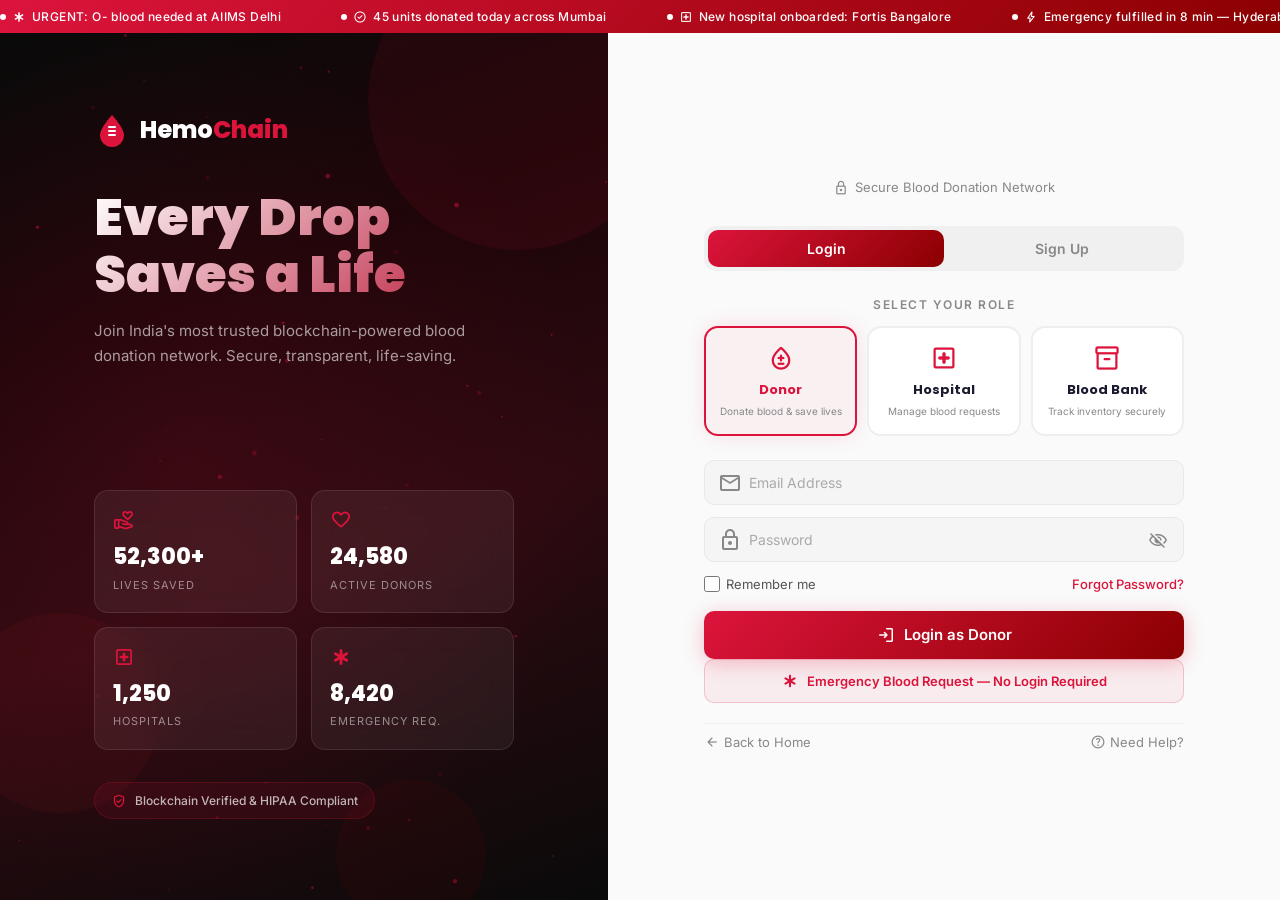
<file: dashboard.html>
<!DOCTYPE html>
<html lang="en">
<head>
<meta charset="UTF-8">
<meta name="viewport" content="width=device-width, initial-scale=1.0">
<title>Hemo Chain — My Dashboard</title>
<link rel="stylesheet" href="dashboard.css">
<link rel="stylesheet" href="https://fonts.googleapis.com/css2?family=Material+Symbols+Rounded:opsz,wght,FILL,GRAD@20..48,100..700,0..1,-50..200">
<link href="https://fonts.googleapis.com/css2?family=Inter:wght@400;500;600;700;800&family=Poppins:wght@500;600;700;800&display=swap" rel="stylesheet">
</head>
<body>

<!-- SIDEBAR -->
<aside class="sidebar" id="sidebar">
  <div class="sb-top">
    <a href="index.html" class="sb-logo"><svg viewBox="0 0 36 36" fill="none"><path d="M18 3C18 3 6 16 6 23a12 12 0 0024 0C30 16 18 3 18 3z" fill="#DC143C"/><rect x="14" y="14" width="8" height="2" rx="1" fill="#fff"/><rect x="14" y="18" width="8" height="2" rx="1" fill="#fff"/><rect x="14" y="22" width="8" height="2" rx="1" fill="#fff"/></svg><span>Hemo<b>Chain</b></span></a>
  </div>
  <nav class="sb-menu">
    <a href="#" class="sb-link active" data-p="home"><span class="material-symbols-rounded">home</span>Home</a>
    <a href="#" class="sb-link" data-p="donate"><span class="material-symbols-rounded">bloodtype</span>Donate Blood</a>
    <a href="#" class="sb-link" data-p="emergency"><span class="material-symbols-rounded">emergency</span>Emergency<span class="badge"></span></a>
    <a href="#" class="sb-link" data-p="hospitals"><span class="material-symbols-rounded">local_hospital</span>Nearby Hospitals</a>
    <a href="#" class="sb-link" data-p="history"><span class="material-symbols-rounded">history</span>My Donations</a>
    <a href="#" class="sb-link" data-p="notif"><span class="material-symbols-rounded">notifications</span>Notifications<span class="badge"></span></a>
    <a href="#" class="sb-link" data-p="profile"><span class="material-symbols-rounded">person</span>Profile</a>
  </nav>
  <div class="sb-bottom">
    <div class="sb-user"><div class="sb-avatar">--</div><div><span class="sb-name">Loading...</span><span class="sb-role">Donor</span></div></div>
    <a href="index.html" class="sb-link logout"><span class="material-symbols-rounded">logout</span>Logout</a>
  </div>
</aside>

<!-- BOTTOM NAV -->
<nav class="bottom-nav">
  <a href="#" class="bn active" data-p="home"><span class="material-symbols-rounded">home</span>Home</a>
  <a href="#" class="bn" data-p="donate"><span class="material-symbols-rounded">bloodtype</span>Donate</a>
  <a href="#" class="bn sos-b" data-p="emergency"><span class="material-symbols-rounded">emergency</span>SOS</a>
  <a href="#" class="bn" data-p="history"><span class="material-symbols-rounded">history</span>History</a>
  <a href="#" class="bn" data-p="profile"><span class="material-symbols-rounded">person</span>Profile</a>
</nav>

<!-- MAIN -->
<main class="main">
<header class="header">
  <button class="menu-btn" id="menuBtn"><span class="material-symbols-rounded">menu</span></button>
  <div class="h-left"><h2>Welcome, <span class="hl">...</span> 👋</h2><p>Let's save lives today</p></div>
  <div class="h-right">
    <button class="sos-hdr" onclick="switchPage('emergency')"><span class="material-symbols-rounded">emergency</span><span class="sos-txt">Emergency SOS</span></button>
    <button class="icon-btn" id="notifBtnH"><span class="material-symbols-rounded">notifications</span><span class="dot"></span></button>
    <div class="h-avatar">--</div>
  </div>
</header>

<!-- ==================== PAGE: HOME ==================== -->
<div class="page active" id="page-home">
  <section class="hero">
    <div class="hero-text">
      <div class="tag green"><span class="material-symbols-rounded">check_circle</span> Loading...</div>
      <h1>Loading <span class="hl">...</span></h1>
      <p>Your blood donations are making a real difference. Thank you for being a hero!</p>
      <div class="hero-info">
        <div class="hi"><span class="material-symbols-rounded">bloodtype</span><div><small>Blood Group</small><strong>...</strong></div></div>
        <div class="hi"><span class="material-symbols-rounded">event</span><div><small>Last Donated</small><strong>...</strong></div></div>
        <div class="hi"><span class="material-symbols-rounded">calendar_today</span><div><small>Next Eligible</small><strong>...</strong></div></div>
      </div>
    </div>
    <div class="hero-vis"><svg viewBox="0 0 120 160" fill="none" class="drop"><defs><linearGradient id="dg" x1="0" y1="0" x2="0" y2="1"><stop offset="0%" stop-color="#DC143C"/><stop offset="100%" stop-color="#8B0000"/></linearGradient></defs><path d="M60 10C60 10 15 70 15 100a45 45 0 0090 0C105 70 60 10 60 10z" fill="url(#dg)" opacity=".9"/><rect x="47" y="78" width="26" height="5" rx="2.5" fill="#fff" opacity=".8"/><rect x="57" y="68" width="6" height="26" rx="3" fill="#fff" opacity=".8"/></svg></div>
  </section>
  <section class="stats">
    <div class="stat"><span class="material-symbols-rounded si red">bloodtype</span><div><strong class="ctr" data-t="0">0</strong><small>Donations</small></div></div>
    <div class="stat"><span class="material-symbols-rounded si green">volunteer_activism</span><div><strong class="ctr" data-t="0">0</strong><small>Lives Saved</small></div></div>
    <div class="stat"><span class="material-symbols-rounded si orange">emergency</span><div><strong class="ctr" data-t="0">0</strong><small>Emergencies</small></div></div>
  </section>
  <section>
    <h3 class="stitle">Quick Actions</h3>
    <div class="act-grid">
      <button class="act red" onclick="switchPage('donate')"><span class="material-symbols-rounded">bloodtype</span>Donate Now</button>
      <button class="act orange" onclick="switchPage('emergency')"><span class="material-symbols-rounded">emergency</span>Request Blood</button>
      <button class="act blue" onclick="switchPage('hospitals')"><span class="material-symbols-rounded">location_on</span>Find Hospital</button>
      <button class="act dark" onclick="switchPage('emergency')"><span class="material-symbols-rounded">sos</span>Emergency SOS</button>
    </div>
  </section>
  <section class="card-s">
    <div class="sec-h"><h3 class="stitle"><span class="material-symbols-rounded">emergency</span> Nearby Emergencies</h3><span class="live"><span class="ld"></span>Live</span></div>
    <div class="er-list" id="homeER"></div>
  </section>
</div>

<!-- ==================== PAGE: DONATE ==================== -->
<div class="page" id="page-donate">
  <div class="pg-head"><h1><span class="material-symbols-rounded">bloodtype</span> Donate Blood</h1><p>Book a blood donation at a hospital near you</p></div>
  <div class="card-s elig-card">
    <span class="material-symbols-rounded elig-icon">check_circle</span>
    <div><h3>Loading eligibility...</h3><p>Checking your status</p></div>
  </div>
  <h3 class="stitle">Select a Hospital</h3>
  <div class="hosp-list"><p style="text-align:center;color:#888;padding:24px">Loading hospitals...</p></div>
  <h3 class="stitle">Pick Date & Time</h3>
  <div class="dt-row">
    <div class="inp-g"><label>Date</label><input type="date" class="inp" id="donateDate"></div>
    <div class="inp-g"><label>Time Slot</label><select class="inp" id="donateTime"><option>9:00 AM - 10:00 AM</option><option>10:00 AM - 11:00 AM</option><option>11:00 AM - 12:00 PM</option><option>2:00 PM - 3:00 PM</option><option>3:00 PM - 4:00 PM</option></select></div>
  </div>
  <button class="big-btn" id="confirmDonate"><span class="material-symbols-rounded">check_circle</span> Confirm Donation</button>
</div>

<!-- ==================== PAGE: EMERGENCY ==================== -->
<div class="page" id="page-emergency">
  <div class="emg-banner"><span class="material-symbols-rounded">emergency</span><div><h1>Emergency Blood Request</h1><p>Request or respond to urgent blood needs</p></div></div>
  <div class="card-s">
    <h3 class="stitle">Request Blood</h3>
    <div class="form-grid">
      <div class="inp-g"><label>Blood Group Needed</label><select class="inp"><option>Select</option><option>A+</option><option>A-</option><option>B+</option><option>B-</option><option>AB+</option><option>AB-</option><option>O+</option><option>O-</option></select></div>
      <div class="inp-g"><label>Hospital Name</label><input type="text" class="inp" placeholder="Enter hospital name"></div>
      <div class="inp-g"><label>Contact Number</label><input type="tel" class="inp" placeholder="+91 XXXXX XXXXX"></div>
      <div class="inp-g"><label>Location</label><input type="text" class="inp" placeholder="City or area"></div>
    </div>
    <button class="big-btn emg-btn"><span class="material-symbols-rounded">emergency</span> Send Emergency Request</button>
  </div>
  <div class="card-s">
    <div class="sec-h"><h3 class="stitle"><span class="material-symbols-rounded">emergency</span> Active Emergencies Nearby</h3><span class="live"><span class="ld"></span>Live</span></div>
    <div class="er-list" id="emgER"></div>
  </div>
</div>

<!-- ==================== PAGE: HOSPITALS ==================== -->
<div class="page" id="page-hospitals">
  <div class="pg-head"><h1><span class="material-symbols-rounded">local_hospital</span> Nearby Hospitals</h1><p>Find hospitals and blood banks near you</p></div>
  <div class="search-bar"><span class="material-symbols-rounded">search</span><input type="text" placeholder="Search hospitals..." id="hospSearch"></div>
  <div class="hosp-full-list" id="hospFullList"><p style="text-align:center;color:#888;padding:40px">Loading hospitals...</p></div>
</div>

<!-- ==================== PAGE: HISTORY ==================== -->
<div class="page" id="page-history">
  <div class="pg-head"><h1><span class="material-symbols-rounded">history</span> My Donations</h1><p>Your complete donation history</p></div>
  <div class="hist-summary">
    <div class="hs"><span class="material-symbols-rounded si red">bloodtype</span><div><strong>0</strong><small>Total Donations</small></div></div>
    <div class="hs"><span class="material-symbols-rounded si green">volunteer_activism</span><div><strong>0</strong><small>Lives Helped</small></div></div>
    <div class="hs"><span class="material-symbols-rounded si blue">event</span><div><strong>N/A</strong><small>Last Donated</small></div></div>
  </div>
  <div class="don-list"><p style="text-align:center;color:#888;padding:40px">Loading donations...</p></div>
</div>

<!-- ==================== PAGE: NOTIFICATIONS ==================== -->
<div class="page" id="page-notif">
  <div class="pg-head"><h1><span class="material-symbols-rounded">notifications</span> Notifications</h1><p>Stay updated with important alerts</p></div>
  <div class="ntf-actions"><button class="ntf-btn" id="markAll"><span class="material-symbols-rounded">done_all</span> Mark All as Read</button><button class="ntf-btn" id="clearAll"><span class="material-symbols-rounded">delete_sweep</span> Clear All</button></div>
  <div class="ntf-list" id="ntfList"><p style="text-align:center;color:#888;padding:40px">Loading notifications...</p></div>
</div>

<!-- ==================== PAGE: PROFILE ==================== -->
<div class="page" id="page-profile">
  <div class="pg-head"><h1><span class="material-symbols-rounded">person</span> My Profile</h1><p>Manage your personal details</p></div>
  <div class="prof-card">
    <div class="prof-top"><div class="prof-avatar">--</div><div><h3>Loading...</h3><p class="prof-bg">Blood Group: <strong>...</strong></p></div></div>
    <div class="prof-fields">
      <div class="inp-g"><label>Full Name</label><input type="text" class="inp" value=""></div>
      <div class="inp-g"><label>Phone Number</label><input type="tel" class="inp" value=""></div>
      <div class="inp-g"><label>Email</label><input type="email" class="inp" value=""></div>
      <div class="inp-g"><label>Blood Group</label><select class="inp"><option>A+</option><option>A-</option><option>B+</option><option>B-</option><option>AB+</option><option>AB-</option><option>O+</option><option>O-</option></select></div>
      <div class="inp-g"><label>Address</label><input type="text" class="inp" value=""></div>
      <div class="inp-g"><label>Last Donation</label><input type="text" class="inp" value="" disabled></div>
    </div>
    <button class="big-btn"><span class="material-symbols-rounded">save</span> Save Changes</button>
  </div>
  <div class="prof-actions">
    <button class="outline-btn"><span class="material-symbols-rounded">lock</span> Change Password</button>
    <button class="outline-btn danger"><span class="material-symbols-rounded">logout</span> Logout</button>
  </div>
</div>

</main>
<script src="api-client.js" data-role="donor" data-login="auth.html"></script>
<script src="dashboard.js"></script>
</body>
</html>
</file>
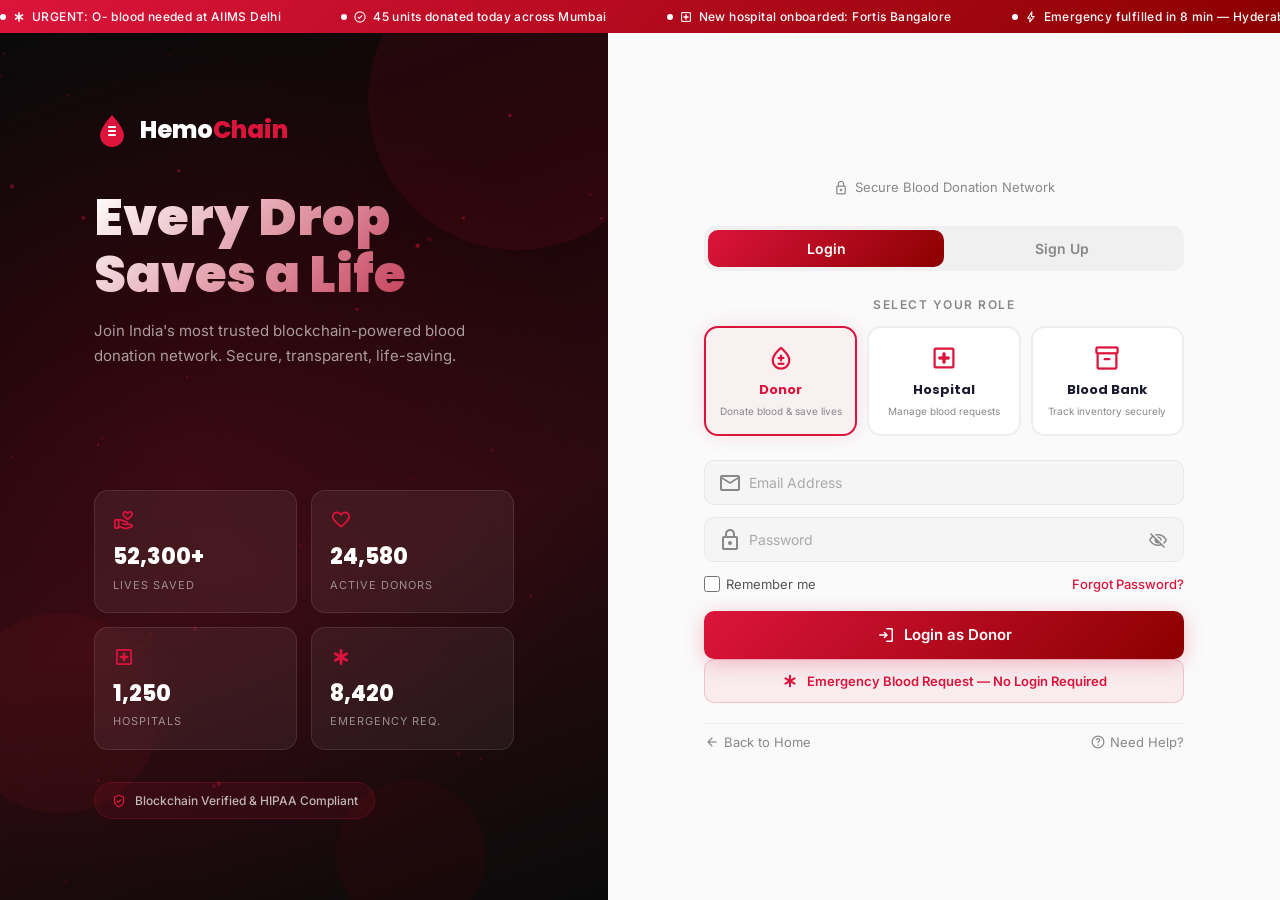
<file: hospital.html>
<!DOCTYPE html>
<html lang="en">
<head>
<meta charset="UTF-8">
<meta name="viewport" content="width=device-width, initial-scale=1.0">
<title>Hemo Chain — Hospital Dashboard</title>
<link rel="stylesheet" href="hospital.css">
<link rel="stylesheet" href="https://fonts.googleapis.com/css2?family=Material+Symbols+Rounded:opsz,wght,FILL,GRAD@20..48,100..700,0..1,-50..200">
<link href="https://fonts.googleapis.com/css2?family=Inter:wght@400;500;600;700;800&family=Poppins:wght@500;600;700;800&display=swap" rel="stylesheet">
</head>
<body>
<aside class="sidebar" id="sidebar">
  <div class="sb-top"><a href="index.html" class="sb-logo"><svg viewBox="0 0 36 36" fill="none"><path d="M18 3C18 3 6 16 6 23a12 12 0 0024 0C30 16 18 3 18 3z" fill="#DC143C"/><rect x="14" y="14" width="8" height="2" rx="1" fill="#fff"/><rect x="14" y="18" width="8" height="2" rx="1" fill="#fff"/><rect x="14" y="22" width="8" height="2" rx="1" fill="#fff"/></svg><span>Hemo<b>Chain</b></span></a></div>
  <nav class="sb-menu">
    <a href="#" class="sb-link active" data-p="home"><span class="material-symbols-rounded">dashboard</span>Dashboard</a>
    <a href="#" class="sb-link" data-p="requests"><span class="material-symbols-rounded">bloodtype</span>Blood Requests<span class="badge">4</span></a>
    <a href="#" class="sb-link" data-p="donors"><span class="material-symbols-rounded">group</span>Donor Management</a>
    <a href="#" class="sb-link" data-p="inventory"><span class="material-symbols-rounded">inventory_2</span>Blood Inventory</a>
    <a href="#" class="sb-link" data-p="emergency"><span class="material-symbols-rounded">emergency</span>Emergency<span class="badge r">2</span></a>
    <a href="#" class="sb-link" data-p="nearby"><span class="material-symbols-rounded">location_on</span>Nearby Donors</a>
    <a href="#" class="sb-link" data-p="appts"><span class="material-symbols-rounded">calendar_today</span>Appointments</a>
    <a href="#" class="sb-link" data-p="notif"><span class="material-symbols-rounded">notifications</span>Notifications<span class="badge">3</span></a>
    <a href="#" class="sb-link" data-p="reports"><span class="material-symbols-rounded">bar_chart</span>Reports</a>
    <a href="#" class="sb-link" data-p="profile"><span class="material-symbols-rounded">settings</span>Settings</a>
  </nav>
  <div class="sb-bottom"><div class="sb-user"><div class="sb-avatar"><span class="material-symbols-rounded">local_hospital</span></div><div><span class="sb-name">Apollo Hospital</span><span class="sb-role">Verified Hospital</span></div></div><a href="index.html" class="sb-link logout"><span class="material-symbols-rounded">logout</span>Logout</a></div>
</aside>
<nav class="bottom-nav">
  <a href="#" class="bn active" data-p="home"><span class="material-symbols-rounded">dashboard</span>Home</a>
  <a href="#" class="bn" data-p="inventory"><span class="material-symbols-rounded">inventory_2</span>Stock</a>
  <a href="#" class="bn sos-b" data-p="emergency"><span class="material-symbols-rounded">emergency</span>SOS</a>
  <a href="#" class="bn" data-p="requests"><span class="material-symbols-rounded">bloodtype</span>Requests</a>
  <a href="#" class="bn" data-p="profile"><span class="material-symbols-rounded">settings</span>Settings</a>
</nav>
<main class="main">
<header class="header">
  <button class="menu-btn" id="menuBtn"><span class="material-symbols-rounded">menu</span></button>
  <div class="h-left"><h2>Apollo Hospital</h2><p class="h-verified"><span class="material-symbols-rounded" style="font-size:16px;color:#22c55e">verified</span> Verified Hospital</p></div>
  <div class="h-right">
    <div class="h-search"><span class="material-symbols-rounded">search</span><input placeholder="Search donors, requests..." id="globalSearch"></div>
    <button class="sos-hdr" onclick="switchPage('emergency')"><span class="material-symbols-rounded">emergency</span><span class="sos-txt">Emergency Alert</span></button>
    <button class="icon-btn" onclick="switchPage('notif')"><span class="material-symbols-rounded">notifications</span><span class="dot"></span></button>
    <div class="h-avatar"><span class="material-symbols-rounded">local_hospital</span></div>
  </div>
</header>

<!-- HOME -->
<div class="page active" id="page-home">
  <div class="welcome"><h1>Welcome back, <span class="hl">Apollo Hospital</span> 👋</h1><p>Here's your blood bank overview for today</p></div>
  <div class="stats-row">
    <div class="stat-card"><div class="sc-ic red"><span class="material-symbols-rounded">bloodtype</span></div><div><strong class="ctr" data-t="142">0</strong><small>Blood Units Available</small></div></div>
    <div class="stat-card"><div class="sc-ic orange"><span class="material-symbols-rounded">emergency</span></div><div><strong class="ctr" data-t="4">0</strong><small>Active Requests</small></div></div>
    <div class="stat-card"><div class="sc-ic green"><span class="material-symbols-rounded">group</span></div><div><strong class="ctr" data-t="28">0</strong><small>Donors Available</small></div></div>
    <div class="stat-card"><div class="sc-ic blue"><span class="material-symbols-rounded">calendar_today</span></div><div><strong class="ctr" data-t="6">0</strong><small>Today's Appointments</small></div></div>
  </div>
  <h3 class="stitle"><span class="material-symbols-rounded">inventory_2</span> Blood Inventory</h3>
  <div class="inv-grid" id="homeInv"></div>
  <div class="card-s"><div class="sec-h"><h3 class="stitle"><span class="material-symbols-rounded">emergency</span> Active Emergency Requests</h3><span class="live"><span class="ld"></span>Live</span></div><div class="er-list" id="homeEmg"></div></div>
</div>

<!-- BLOOD REQUESTS -->
<div class="page" id="page-requests">
  <div class="pg-head"><h1><span class="material-symbols-rounded">bloodtype</span> Blood Requests</h1><p>Manage incoming blood requests</p></div>
  <div class="req-list" id="reqList">
    <div class="req"><div class="req-l"><div class="req-bg">A+</div><div><h4>Patient: Rajesh Kumar</h4><p>3 units needed · Ward 5</p></div></div><div class="req-meta"><span class="urg urgent"><span class="material-symbols-rounded">warning</span>Urgent</span><span class="req-time">15 min ago</span></div><div class="req-btns"><button class="btn-approve"><span class="material-symbols-rounded">check</span> Approve</button><button class="btn-sm-o"><span class="material-symbols-rounded">call</span> Contact</button><button class="btn-sm-o"><span class="material-symbols-rounded">info</span> Details</button></div></div>
    <div class="req"><div class="req-l"><div class="req-bg">O-</div><div><h4>Patient: Anita Sharma</h4><p>2 units needed · ICU</p></div></div><div class="req-meta"><span class="urg critical"><span class="material-symbols-rounded">priority_high</span>Critical</span><span class="req-time">5 min ago</span></div><div class="req-btns"><button class="btn-approve"><span class="material-symbols-rounded">check</span> Approve</button><button class="btn-sm-o"><span class="material-symbols-rounded">call</span> Contact</button><button class="btn-sm-o"><span class="material-symbols-rounded">info</span> Details</button></div></div>
    <div class="req"><div class="req-l"><div class="req-bg">B+</div><div><h4>Patient: Mohan Das</h4><p>1 unit needed · OPD</p></div></div><div class="req-meta"><span class="urg moderate"><span class="material-symbols-rounded">info</span>Moderate</span><span class="req-time">1 hr ago</span></div><div class="req-btns"><button class="btn-approve"><span class="material-symbols-rounded">check</span> Approve</button><button class="btn-sm-o"><span class="material-symbols-rounded">call</span> Contact</button><button class="btn-sm-o"><span class="material-symbols-rounded">info</span> Details</button></div></div>
    <div class="req"><div class="req-l"><div class="req-bg">AB+</div><div><h4>Patient: Priya Verma</h4><p>2 units needed · Surgery</p></div></div><div class="req-meta"><span class="urg urgent"><span class="material-symbols-rounded">warning</span>Urgent</span><span class="req-time">30 min ago</span></div><div class="req-btns"><button class="btn-approve"><span class="material-symbols-rounded">check</span> Approve</button><button class="btn-sm-o"><span class="material-symbols-rounded">call</span> Contact</button><button class="btn-sm-o"><span class="material-symbols-rounded">info</span> Details</button></div></div>
  </div>
</div>

<!-- DONOR MANAGEMENT -->
<div class="page" id="page-donors">
  <div class="pg-head"><h1><span class="material-symbols-rounded">group</span> Donor Management</h1><p>Search and manage registered donors</p></div>
  <div class="filter-bar"><div class="h-search full"><span class="material-symbols-rounded">search</span><input placeholder="Search donors by name or blood group..." id="donorSearch"></div><select class="filter-sel" id="bgFilter"><option value="">All Blood Groups</option><option>A+</option><option>A-</option><option>B+</option><option>B-</option><option>O+</option><option>O-</option><option>AB+</option><option>AB-</option></select></div>
  <div class="donor-list" id="donorList"></div>
</div>

<!-- BLOOD INVENTORY -->
<div class="page" id="page-inventory">
  <div class="pg-head"><h1><span class="material-symbols-rounded">inventory_2</span> Blood Inventory</h1><p>Manage blood stock levels</p></div>
  <div class="inv-actions"><button class="btn-primary" id="openUpdateStock"><span class="material-symbols-rounded">add</span> Update Stock</button><button class="btn-outline" id="openRequestBlood"><span class="material-symbols-rounded">bloodtype</span> Request Blood</button></div>
  <div class="inv-grid large" id="invFull"></div>
</div>

<!-- UPDATE STOCK MODAL -->
<div class="modal-overlay" id="updateStockModal">
  <div class="modal">
    <div class="modal-head"><h3><span class="material-symbols-rounded">add</span> Update Blood Stock</h3><button class="modal-close" data-close="updateStockModal"><span class="material-symbols-rounded">close</span></button></div>
    <div class="modal-body">
      <div class="inp-g"><label>Blood Group</label><select class="inp" id="stockBG"><option value="">Select Blood Group</option><option>A+</option><option>A-</option><option>B+</option><option>B-</option><option>O+</option><option>O-</option><option>AB+</option><option>AB-</option></select></div>
      <div class="inp-g"><label>Units to Add</label><input type="number" class="inp" id="stockUnits" placeholder="e.g. 10" min="1"></div>
      <div class="inp-g"><label>Source</label><select class="inp" id="stockSource"><option>Voluntary Donation</option><option>Replacement Donation</option><option>Blood Drive / Camp</option><option>Inter-Hospital Transfer</option></select></div>
      <div class="inp-g"><label>Notes (optional)</label><input class="inp" id="stockNotes" placeholder="e.g. Blood drive batch #42"></div>
    </div>
    <div class="modal-foot"><button class="btn-outline" data-close="updateStockModal">Cancel</button><button class="btn-primary" id="confirmUpdateStock"><span class="material-symbols-rounded">check</span> Update Stock</button></div>
  </div>
</div>

<!-- REQUEST BLOOD MODAL -->
<div class="modal-overlay" id="requestBloodModal">
  <div class="modal">
    <div class="modal-head"><h3><span class="material-symbols-rounded">bloodtype</span> Request Blood</h3><button class="modal-close" data-close="requestBloodModal"><span class="material-symbols-rounded">close</span></button></div>
    <div class="modal-body">
      <div class="inp-g"><label>Blood Group Needed</label><select class="inp" id="reqBG"><option value="">Select Blood Group</option><option>A+</option><option>A-</option><option>B+</option><option>B-</option><option>O+</option><option>O-</option><option>AB+</option><option>AB-</option></select></div>
      <div class="inp-g"><label>Units Needed</label><input type="number" class="inp" id="reqUnits" placeholder="e.g. 3" min="1"></div>
      <div class="inp-g"><label>Urgency</label><select class="inp" id="reqUrgency"><option>Moderate</option><option>Urgent</option><option>Critical</option></select></div>
      <div class="inp-g"><label>Patient / Ward Info</label><input class="inp" id="reqPatient" placeholder="e.g. Patient Name, Ward 5"></div>
      <div class="inp-g"><label>Contact Number</label><input type="tel" class="inp" id="reqContact" placeholder="+91 XXXXX XXXXX"></div>
    </div>
    <div class="modal-foot"><button class="btn-outline" data-close="requestBloodModal">Cancel</button><button class="btn-primary emg-gradient" id="confirmRequestBlood"><span class="material-symbols-rounded">emergency</span> Send Request</button></div>
  </div>
</div>

<!-- EMERGENCY -->
<div class="page" id="page-emergency">
  <div class="emg-banner"><span class="material-symbols-rounded">emergency</span><div><h1>Emergency Blood Request</h1><p>Create or manage urgent blood requests</p></div></div>
  <div class="card-s">
    <h3 class="stitle">New Emergency Request</h3>
    <div class="form-grid">
      <div class="inp-g"><label>Patient Blood Group</label><select class="inp"><option>Select</option><option>A+</option><option>A-</option><option>B+</option><option>B-</option><option>AB+</option><option>AB-</option><option>O+</option><option>O-</option></select></div>
      <div class="inp-g"><label>Units Needed</label><input type="number" class="inp" placeholder="e.g. 3" min="1"></div>
      <div class="inp-g"><label>Patient Ward / Room</label><input class="inp" placeholder="e.g. ICU, Ward 5"></div>
      <div class="inp-g"><label>Urgency Level</label><select class="inp"><option>Critical</option><option>Urgent</option><option>Moderate</option></select></div>
    </div>
    <button class="big-btn emg"><span class="material-symbols-rounded">emergency</span> Send Emergency Alert to Donors</button>
  </div>
  <div class="card-s"><div class="sec-h"><h3 class="stitle"><span class="material-symbols-rounded">emergency</span> Active Emergencies</h3><span class="live"><span class="ld"></span>Live</span></div><div class="er-list" id="emgList"></div></div>
</div>

<!-- NEARBY DONORS -->
<div class="page" id="page-nearby">
  <div class="pg-head"><h1><span class="material-symbols-rounded">location_on</span> Nearby Donors</h1><p>Find available donors near your hospital</p></div>
  <div class="nearby-list" id="nearbyList"></div>
</div>

<!-- APPOINTMENTS -->
<div class="page" id="page-appts">
  <div class="pg-head"><h1><span class="material-symbols-rounded">calendar_today</span> Appointments</h1><p>Manage donation appointments</p></div>
  <div class="appt-list" id="apptList"></div>
</div>

<!-- NOTIFICATIONS -->
<div class="page" id="page-notif">
  <div class="pg-head"><h1><span class="material-symbols-rounded">notifications</span> Notifications</h1><p>Important alerts and updates</p></div>
  <div class="ntf-actions"><button class="ntf-btn" id="markAll"><span class="material-symbols-rounded">done_all</span> Mark All Read</button><button class="ntf-btn" id="clearAll"><span class="material-symbols-rounded">delete_sweep</span> Clear All</button></div>
  <div class="ntf-list" id="ntfList"></div>
</div>

<!-- REPORTS -->
<div class="page" id="page-reports">
  <div class="pg-head"><h1><span class="material-symbols-rounded">bar_chart</span> Reports</h1><p>View hospital blood bank reports</p></div>
  <div class="rpt-summary">
    <div class="rpt"><div class="sc-ic red"><span class="material-symbols-rounded">bloodtype</span></div><div><strong>342</strong><small>Total Donations (2026)</small></div></div>
    <div class="rpt"><div class="sc-ic blue"><span class="material-symbols-rounded">show_chart</span></div><div><strong>58</strong><small>This Month</small></div></div>
    <div class="rpt"><div class="sc-ic orange"><span class="material-symbols-rounded">emergency</span></div><div><strong>23</strong><small>Emergency Cases</small></div></div>
    <div class="rpt"><div class="sc-ic green"><span class="material-symbols-rounded">inventory_2</span></div><div><strong>142</strong><small>Current Stock</small></div></div>
  </div>
  <div class="card-s"><h3 class="stitle">Monthly Summary</h3>
    <div class="rpt-table"><table><thead><tr><th>Month</th><th>Donations</th><th>Units Used</th><th>Emergencies</th><th>Stock End</th></tr></thead><tbody><tr><td>May 2026</td><td>58</td><td>42</td><td>5</td><td>142</td></tr><tr><td>Apr 2026</td><td>62</td><td>55</td><td>4</td><td>126</td></tr><tr><td>Mar 2026</td><td>55</td><td>48</td><td>6</td><td>119</td></tr><tr><td>Feb 2026</td><td>49</td><td>40</td><td>3</td><td>112</td></tr><tr><td>Jan 2026</td><td>52</td><td>45</td><td>5</td><td>103</td></tr></tbody></table></div>
    <div class="rpt-btns"><button class="btn-outline"><span class="material-symbols-rounded">download</span> Download PDF</button><button class="btn-outline"><span class="material-symbols-rounded">table_chart</span> Export Excel</button></div>
  </div>
</div>

<!-- PROFILE -->
<div class="page" id="page-profile">
  <div class="pg-head"><h1><span class="material-symbols-rounded">settings</span> Hospital Settings</h1><p>Manage hospital profile</p></div>
  <div class="card-s prof">
    <div class="prof-top"><div class="prof-avatar"><span class="material-symbols-rounded">local_hospital</span></div><div><h3>Apollo Hospital</h3><p><span class="material-symbols-rounded" style="font-size:16px;color:#22c55e">verified</span> Verified · REG-2024-DL-0042</p></div></div>
    <div class="prof-fields">
      <div class="inp-g"><label>Hospital Name</label><input class="inp" value="Apollo Hospital, New Delhi"></div>
      <div class="inp-g"><label>Registration ID</label><input class="inp" value="REG-2024-DL-0042" disabled></div>
      <div class="inp-g"><label>Address</label><input class="inp" value="Jasola, New Delhi 110025"></div>
      <div class="inp-g"><label>Contact Number</label><input class="inp" value="+91 11-2698 7654"></div>
      <div class="inp-g"><label>Emergency Contact</label><input class="inp" value="+91 11-2698 9999"></div>
      <div class="inp-g"><label>Operating Hours</label><input class="inp" value="24 Hours"></div>
    </div>
    <button class="big-btn"><span class="material-symbols-rounded">save</span> Save Changes</button>
  </div>
  <div class="prof-btns"><button class="btn-outline"><span class="material-symbols-rounded">lock</span> Change Password</button><button class="btn-outline"><span class="material-symbols-rounded">description</span> Update License</button></div>
</div>

</main>
<script src="api-client.js" data-role="hospital" data-login="auth.html"></script>
<script src="hospital.js"></script>
</body>
</html>
</file>
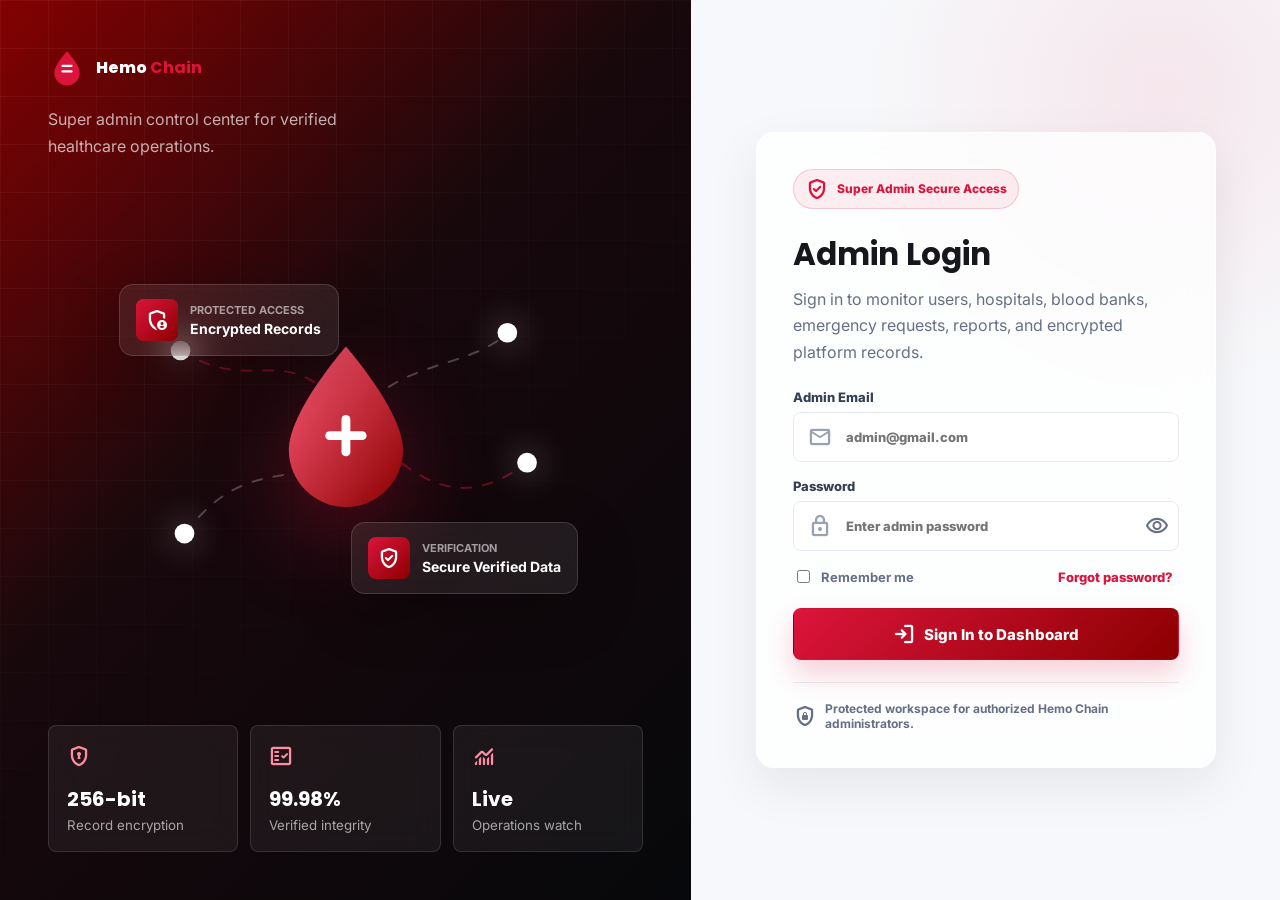
<file: admin/dashboard.html>
<!DOCTYPE html>
<html lang="en">
<head>
  <meta charset="UTF-8">
  <meta name="viewport" content="width=device-width, initial-scale=1.0">
  <meta name="description" content="Hemo Chain super admin dashboard for healthcare platform operations and analytics.">
  <title>Hemo Chain - Super Admin Dashboard</title>
  <link rel="preconnect" href="https://fonts.googleapis.com">
  <link rel="preconnect" href="https://fonts.gstatic.com" crossorigin>
  <link href="https://fonts.googleapis.com/css2?family=Inter:wght@400;500;600;700;800&family=Poppins:wght@600;700;800&display=swap" rel="stylesheet">
  <link rel="stylesheet" href="https://fonts.googleapis.com/css2?family=Material+Symbols+Rounded:opsz,wght,FILL,GRAD@20..48,300..700,0..1,-50..200">
  <link rel="stylesheet" href="/admin/admin.css">
  <link rel="icon" href="data:image/svg+xml,%3Csvg xmlns='http://www.w3.org/2000/svg' viewBox='0 0 80 80'%3E%3Cpath d='M40 5C40 5 13 33 13 50a27 27 0 1054 0C67 33 40 5 40 5z' fill='%23DC143C'/%3E%3Cpath d='M30 38h20v5H30zm0 10h20v5H30z' fill='white'/%3E%3C/svg%3E">
</head>
<body class="admin-app-page">
  <aside class="admin-sidebar" id="adminSidebar" aria-label="Super admin navigation">
    <div class="sidebar-head">
      <a class="brand-mark" href="./dashboard.html" aria-label="Hemo Chain admin dashboard">
        <svg viewBox="0 0 48 48" aria-hidden="true">
          <path d="M24 4S8 21.2 8 31.2a16 16 0 0032 0C40 21.2 24 4 24 4z" fill="currentColor"/>
          <rect x="17" y="21" width="14" height="3" rx="1.5" fill="#fff"/>
          <rect x="17" y="28" width="14" height="3" rx="1.5" fill="#fff"/>
        </svg>
        <span>Hemo <strong>Chain</strong></span>
      </a>
      <button class="icon-button sidebar-collapse" id="collapseSidebar" type="button" aria-label="Collapse sidebar">
        <span class="material-symbols-rounded">left_panel_close</span>
      </button>
    </div>

    <nav class="sidebar-nav">
      <button class="nav-link active" type="button" data-target="dashboard">
        <span class="material-symbols-rounded">dashboard</span>
        <span class="nav-label">Dashboard</span>
      </button>
      <button class="nav-link" type="button" data-target="users">
        <span class="material-symbols-rounded">manage_accounts</span>
        <span class="nav-label">Users Management</span>
      </button>
      <button class="nav-link" type="button" data-target="donors">
        <span class="material-symbols-rounded">volunteer_activism</span>
        <span class="nav-label">Donor Management</span>
      </button>
      <button class="nav-link" type="button" data-target="hospitals">
        <span class="material-symbols-rounded">local_hospital</span>
        <span class="nav-label">Hospital Management</span>
      </button>
      <button class="nav-link" type="button" data-target="bloodbanks">
        <span class="material-symbols-rounded">inventory_2</span>
        <span class="nav-label">Blood Banks</span>
      </button>
      <button class="nav-link" type="button" data-target="emergency">
        <span class="material-symbols-rounded">emergency</span>
        <span class="nav-label">Emergency Requests</span>
        <span class="nav-badge" id="sideEmergencyCount">12</span>
      </button>
      <button class="nav-link" type="button" data-target="inventory">
        <span class="material-symbols-rounded">bloodtype</span>
        <span class="nav-label">Blood Inventory</span>
      </button>
      <button class="nav-link" type="button" data-target="analytics">
        <span class="material-symbols-rounded">query_stats</span>
        <span class="nav-label">Reports &amp; Analytics</span>
      </button>
      <button class="nav-link" type="button" data-target="verification">
        <span class="material-symbols-rounded">verified_user</span>
        <span class="nav-label">Blockchain Verification</span>
      </button>
      <button class="nav-link" type="button" data-target="notifications">
        <span class="material-symbols-rounded">notifications</span>
        <span class="nav-label">Notifications</span>
      </button>
      <button class="nav-link" type="button" data-target="settings">
        <span class="material-symbols-rounded">settings</span>
        <span class="nav-label">Settings</span>
      </button>
    </nav>

    <div class="sidebar-footer">
      <div class="admin-mini">
        <div class="avatar">SA</div>
        <div>
          <strong>Super Admin</strong>
          <span>Operations Control</span>
        </div>
      </div>
      <button class="nav-link logout-link" id="logoutButton" type="button">
        <span class="material-symbols-rounded">logout</span>
        <span class="nav-label">Logout</span>
      </button>
    </div>
  </aside>

  <div class="mobile-scrim" id="mobileScrim"></div>

  <div class="admin-main">
    <header class="topbar">
      <div class="topbar-left">
        <button class="icon-button mobile-menu" id="mobileMenu" type="button" aria-label="Open navigation">
          <span class="material-symbols-rounded">menu</span>
        </button>
        <div>
          <h1 id="viewTitle">Dashboard</h1>
          <p id="viewSubtitle">Live overview of Hemo Chain operations.</p>
        </div>
      </div>
      <div class="topbar-actions">
        <label class="global-search" for="globalSearch">
          <span class="material-symbols-rounded">search</span>
          <input id="globalSearch" type="search" placeholder="Search users, hospitals, requests">
        </label>
        <button class="alert-pill" type="button" data-target-shortcut="emergency">
          <span class="material-symbols-rounded">emergency_home</span>
          <strong id="topEmergencyCount">12</strong>
          <span>live alerts</span>
        </button>
        <button class="icon-button" id="notificationsToggle" type="button" aria-label="Open notifications">
          <span class="material-symbols-rounded">notifications</span>
          <span class="button-dot"></span>
        </button>
        <button class="icon-button" id="themeToggle" type="button" aria-label="Toggle dark mode">
          <span class="material-symbols-rounded">dark_mode</span>
        </button>
        <button class="profile-button" id="profileToggle" type="button" aria-label="Open admin profile menu">
          <span class="avatar">SA</span>
          <span class="profile-copy">Super Admin</span>
          <span class="material-symbols-rounded">expand_more</span>
        </button>
      </div>
      <div class="profile-menu" id="profileMenu">
        <button type="button" data-target-shortcut="settings"><span class="material-symbols-rounded">admin_panel_settings</span> Access Control</button>
        <button type="button" data-target-shortcut="verification"><span class="material-symbols-rounded">shield_lock</span> Verification Status</button>
        <button type="button" id="profileLogout"><span class="material-symbols-rounded">logout</span> Sign Out</button>
      </div>
    </header>

    <aside class="notification-drawer" id="notificationDrawer" aria-label="Notifications panel">
      <div class="drawer-head">
        <div>
          <strong>Notifications</strong>
          <span>Live operational events</span>
        </div>
        <button class="icon-button" id="closeNotifications" type="button" aria-label="Close notifications">
          <span class="material-symbols-rounded">close</span>
        </button>
      </div>
      <div class="notification-list compact">
        <article class="notification-item critical" data-search="emergency request unity medical center o negative critical">
          <span class="material-symbols-rounded">emergency</span>
          <div>
            <strong>Critical O- request</strong>
            <p>Unity Medical Center needs 6 units within 45 minutes.</p>
            <small>2 min ago</small>
          </div>
        </article>
        <article class="notification-item warning" data-search="low blood stock a positive city blood bank">
          <span class="material-symbols-rounded">bloodtype</span>
          <div>
            <strong>Low A+ stock</strong>
            <p>City Blood Bank has crossed the low stock threshold.</p>
            <small>8 min ago</small>
          </div>
        </article>
        <article class="notification-item success" data-search="new hospital registration verified">
          <span class="material-symbols-rounded">local_hospital</span>
          <div>
            <strong>Hospital registration</strong>
            <p>Greenline Hospital completed account verification.</p>
            <small>18 min ago</small>
          </div>
        </article>
        <article class="notification-item neutral" data-search="system update backup completed">
          <span class="material-symbols-rounded">cloud_done</span>
          <div>
            <strong>Backup completed</strong>
            <p>Encrypted record backup finished successfully.</p>
            <small>35 min ago</small>
          </div>
        </article>
      </div>
    </aside>

    <main class="content-area">
      <section class="view active" id="dashboardView" data-title="Dashboard" data-subtitle="Live overview of Hemo Chain operations.">
        <div class="operations-hero">
          <div>
            <span class="section-kicker"><span class="status-dot"></span> Live Super Admin Control</span>
            <h2>Platform health, emergency response, and verified data in one command center.</h2>
            <p>Monitor donors, hospitals, blood banks, inventory, reports, and secure verification without exposing technical blockchain tooling.</p>
          </div>
          <div class="hero-status-panel">
            <span class="material-symbols-rounded">shield_lock</span>
            <div>
              <strong>Secure Verified Data</strong>
              <p>Encrypted record status: Healthy</p>
            </div>
          </div>
        </div>

        <div class="metric-grid">
          <article class="metric-card red" data-search="total donors 24580">
            <div class="metric-top">
              <span class="metric-icon material-symbols-rounded">volunteer_activism</span>
              <span class="trend positive">+12.4%</span>
            </div>
            <strong class="counter" data-count="24580">0</strong>
            <span>Total Donors</span>
            <svg class="sparkline" viewBox="0 0 120 36" aria-hidden="true"><path d="M2 28 L18 23 L34 26 L50 15 L66 18 L82 9 L100 13 L118 5"/></svg>
          </article>
          <article class="metric-card blue" data-search="total hospitals 186">
            <div class="metric-top">
              <span class="metric-icon material-symbols-rounded">local_hospital</span>
              <span class="trend positive">+4.8%</span>
            </div>
            <strong class="counter" data-count="186">0</strong>
            <span>Total Hospitals</span>
            <svg class="sparkline" viewBox="0 0 120 36" aria-hidden="true"><path d="M2 26 L18 21 L34 20 L50 16 L66 17 L82 12 L100 10 L118 7"/></svg>
          </article>
          <article class="metric-card green" data-search="blood banks connected 74">
            <div class="metric-top">
              <span class="metric-icon material-symbols-rounded">inventory_2</span>
              <span class="trend positive">+6.2%</span>
            </div>
            <strong class="counter" data-count="74">0</strong>
            <span>Blood Banks Connected</span>
            <svg class="sparkline" viewBox="0 0 120 36" aria-hidden="true"><path d="M2 27 L18 22 L34 24 L50 20 L66 12 L82 13 L100 8 L118 10"/></svg>
          </article>
          <article class="metric-card orange" data-search="emergency requests today 32">
            <div class="metric-top">
              <span class="metric-icon material-symbols-rounded">emergency</span>
              <span class="trend negative">+9 urgent</span>
            </div>
            <strong class="counter" data-count="32">0</strong>
            <span>Emergency Requests Today</span>
            <svg class="sparkline" viewBox="0 0 120 36" aria-hidden="true"><path d="M2 30 L18 18 L34 26 L50 12 L66 20 L82 7 L100 15 L118 6"/></svg>
          </article>
          <article class="metric-card violet" data-search="blood units available 8420">
            <div class="metric-top">
              <span class="metric-icon material-symbols-rounded">bloodtype</span>
              <span class="trend positive">+3.1%</span>
            </div>
            <strong class="counter" data-count="8420">0</strong>
            <span>Blood Units Available</span>
            <svg class="sparkline" viewBox="0 0 120 36" aria-hidden="true"><path d="M2 24 L18 25 L34 17 L50 18 L66 12 L82 15 L100 9 L118 11"/></svg>
          </article>
          <article class="metric-card charcoal" data-search="active donations 918">
            <div class="metric-top">
              <span class="metric-icon material-symbols-rounded">favorite</span>
              <span class="trend positive">+18.6%</span>
            </div>
            <strong class="counter" data-count="918">0</strong>
            <span>Active Donations</span>
            <svg class="sparkline" viewBox="0 0 120 36" aria-hidden="true"><path d="M2 31 L18 24 L34 28 L50 19 L66 15 L82 16 L100 8 L118 5"/></svg>
          </article>
        </div>

        <div class="analytics-grid">
          <article class="panel large" data-search="monthly donations graph line chart">
            <div class="panel-head">
              <div>
                <h3>Monthly Donations</h3>
                <p>Collected units across verified donation drives.</p>
              </div>
              <span class="panel-chip">Line</span>
            </div>
            <div class="line-chart">
              <svg viewBox="0 0 640 260" aria-label="Monthly donations line chart">
                <g class="grid-lines">
                  <path d="M40 40H610M40 92H610M40 144H610M40 196H610"/>
                </g>
                <path class="area-path" d="M40 202 L92 172 L144 180 L196 132 L248 140 L300 92 L352 116 L404 76 L456 88 L508 58 L560 70 L610 42 L610 224 L40 224 Z"/>
                <path class="line-path" d="M40 202 L92 172 L144 180 L196 132 L248 140 L300 92 L352 116 L404 76 L456 88 L508 58 L560 70 L610 42"/>
                <g class="chart-dots">
                  <circle cx="40" cy="202" r="5"/><circle cx="92" cy="172" r="5"/><circle cx="144" cy="180" r="5"/><circle cx="196" cy="132" r="5"/><circle cx="248" cy="140" r="5"/><circle cx="300" cy="92" r="5"/><circle cx="352" cy="116" r="5"/><circle cx="404" cy="76" r="5"/><circle cx="456" cy="88" r="5"/><circle cx="508" cy="58" r="5"/><circle cx="560" cy="70" r="5"/><circle cx="610" cy="42" r="5"/>
                </g>
              </svg>
            </div>
          </article>

          <article class="panel" data-search="blood group demand chart pie">
            <div class="panel-head">
              <div>
                <h3>Blood Group Demand</h3>
                <p>Requests by type.</p>
              </div>
              <span class="panel-chip">Pie</span>
            </div>
            <div class="donut-wrap">
              <div class="donut-chart" aria-label="Blood demand pie chart"></div>
              <div class="donut-legend">
                <span><i class="legend red"></i> O- 28%</span>
                <span><i class="legend blue"></i> A+ 24%</span>
                <span><i class="legend green"></i> B+ 20%</span>
                <span><i class="legend orange"></i> AB 15%</span>
                <span><i class="legend gray"></i> Other 13%</span>
              </div>
            </div>
          </article>

          <article class="panel" data-search="emergency requests chart bar">
            <div class="panel-head">
              <div>
                <h3>Emergency Requests</h3>
                <p>Last 7 days.</p>
              </div>
              <span class="panel-chip">Bar</span>
            </div>
            <div class="bar-chart">
              <span style="--h:56%"><b>Mon</b></span>
              <span style="--h:42%"><b>Tue</b></span>
              <span style="--h:72%"><b>Wed</b></span>
              <span style="--h:64%"><b>Thu</b></span>
              <span style="--h:82%"><b>Fri</b></span>
              <span style="--h:48%"><b>Sat</b></span>
              <span style="--h:68%"><b>Sun</b></span>
            </div>
          </article>

          <article class="panel wide" data-search="blood stock analysis hospital activity donor registration trends">
            <div class="panel-head">
              <div>
                <h3>Operational Signals</h3>
                <p>Blood stock, hospital activity, and donor registrations.</p>
              </div>
              <span class="panel-chip">Area</span>
            </div>
            <div class="signal-grid">
              <div class="signal-card">
                <span class="material-symbols-rounded">opacity</span>
                <div>
                  <strong>Blood Stock</strong>
                  <p>8,420 units available</p>
                </div>
                <meter min="0" max="100" value="72"></meter>
              </div>
              <div class="signal-card">
                <span class="material-symbols-rounded">apartment</span>
                <div>
                  <strong>Hospital Activity</strong>
                  <p>143 active facilities today</p>
                </div>
                <meter min="0" max="100" value="81"></meter>
              </div>
              <div class="signal-card">
                <span class="material-symbols-rounded">person_add</span>
                <div>
                  <strong>Registrations</strong>
                  <p>312 new donors this week</p>
                </div>
                <meter min="0" max="100" value="66"></meter>
              </div>
            </div>
          </article>
        </div>
      </section>

      <section class="view" id="usersView" data-title="Users Management" data-subtitle="Search, verify, edit, suspend, and audit platform users.">
        <div class="section-toolbar">
          <div>
            <h2>Platform Users</h2>
            <p>Manage donors, hospitals, and blood bank operators from one verified table.</p>
          </div>
          <div class="toolbar-actions">
            <select class="control-input" id="roleFilter" aria-label="Filter by role">
              <option value="all">All roles</option>
              <option value="donor">Donors</option>
              <option value="hospital">Hospitals</option>
              <option value="blood bank">Blood Banks</option>
            </select>
            <button class="secondary-action" type="button" data-export="users"><span class="material-symbols-rounded">download</span> Export</button>
          </div>
        </div>
        <div class="table-panel">
          <table class="admin-table" id="usersTable">
            <thead>
              <tr>
                <th>Name</th>
                <th>Role</th>
                <th>Status</th>
                <th>Last Active</th>
                <th>Verification Status</th>
                <th>Actions</th>
              </tr>
            </thead>
            <tbody>
              <tr data-role="donor" data-search="arjun mehta donor active verified">
                <td><strong>Arjun Mehta</strong><span>Mumbai, MH</span></td>
                <td>Donor</td>
                <td><span class="status success">Active</span></td>
                <td>4 min ago</td>
                <td><span class="verified-pill">Secure Verified Data</span></td>
                <td class="table-actions"><button>Edit</button><button class="toggle-suspend">Suspend</button><button>Delete</button><button>View Profile</button></td>
              </tr>
              <tr data-role="hospital" data-search="unity medical center hospital active verified">
                <td><strong>Unity Medical Center</strong><span>Delhi, DL</span></td>
                <td>Hospital</td>
                <td><span class="status success">Active</span></td>
                <td>12 min ago</td>
                <td><span class="verified-pill">Verified</span></td>
                <td class="table-actions"><button>Edit</button><button class="toggle-suspend">Suspend</button><button>Delete</button><button>View Profile</button></td>
              </tr>
              <tr data-role="blood bank" data-search="city blood reserve blood bank review encrypted">
                <td><strong>City Blood Reserve</strong><span>Bengaluru, KA</span></td>
                <td>Blood Bank</td>
                <td><span class="status warning">Review</span></td>
                <td>1 hour ago</td>
                <td><span class="encrypted-pill">Encrypted Record Status</span></td>
                <td class="table-actions"><button>Edit</button><button class="toggle-suspend">Suspend</button><button>Delete</button><button>View Profile</button></td>
              </tr>
              <tr data-role="donor" data-search="nisha rao donor blocked pending">
                <td><strong>Nisha Rao</strong><span>Pune, MH</span></td>
                <td>Donor</td>
                <td><span class="status danger">Blocked</span></td>
                <td>Yesterday</td>
                <td><span class="status warning">Pending</span></td>
                <td class="table-actions"><button>Edit</button><button class="toggle-suspend">Unblock</button><button>Delete</button><button>View Profile</button></td>
              </tr>
            </tbody>
          </table>
        </div>
      </section>

      <section class="view" id="donorsView" data-title="Donor Management" data-subtitle="Monitor donor eligibility, activity, verification, and response readiness.">
        <div class="management-grid">
          <article class="management-card" data-search="eligible donors active verified">
            <span class="material-symbols-rounded">how_to_reg</span>
            <strong>18,940</strong>
            <p>Eligible active donors</p>
          </article>
          <article class="management-card" data-search="scheduled donations today">
            <span class="material-symbols-rounded">event_available</span>
            <strong>428</strong>
            <p>Scheduled donations today</p>
          </article>
          <article class="management-card" data-search="donor response rate">
            <span class="material-symbols-rounded">speed</span>
            <strong>84%</strong>
            <p>Emergency response rate</p>
          </article>
        </div>
        <div class="table-panel">
          <table class="admin-table">
            <thead><tr><th>Donor</th><th>Blood Group</th><th>Eligibility</th><th>Last Donation</th><th>Verification</th><th>Actions</th></tr></thead>
            <tbody>
              <tr data-search="arjun mehta o negative eligible verified"><td><strong>Arjun Mehta</strong><span>8.2 km away</span></td><td>O-</td><td><span class="status success">Eligible</span></td><td>68 days ago</td><td><span class="verified-pill">Verified</span></td><td class="table-actions"><button>View Profile</button><button>Activity Logs</button></td></tr>
              <tr data-search="sana khan a positive scheduled encrypted"><td><strong>Sana Khan</strong><span>4.6 km away</span></td><td>A+</td><td><span class="status warning">Scheduled</span></td><td>82 days ago</td><td><span class="encrypted-pill">Encrypted</span></td><td class="table-actions"><button>View Profile</button><button>Activity Logs</button></td></tr>
              <tr data-search="rohit sen b positive deferred pending"><td><strong>Rohit Sen</strong><span>11.4 km away</span></td><td>B+</td><td><span class="status danger">Deferred</span></td><td>21 days ago</td><td><span class="status warning">Pending</span></td><td class="table-actions"><button>View Profile</button><button>Activity Logs</button></td></tr>
            </tbody>
          </table>
        </div>
      </section>

      <section class="view" id="hospitalsView" data-title="Hospital Management" data-subtitle="Monitor hospital registrations, activity, emergency load, and account verification.">
        <div class="facility-grid">
          <article class="facility-card" data-search="unity medical center verified high activity">
            <div><span class="material-symbols-rounded">local_hospital</span><strong>Unity Medical Center</strong><p>Delhi - 28 active requests this week</p></div>
            <span class="status success">Verified</span>
          </article>
          <article class="facility-card" data-search="greenline hospital verified normal">
            <div><span class="material-symbols-rounded">local_hospital</span><strong>Greenline Hospital</strong><p>Pune - 12 active requests this week</p></div>
            <span class="status success">Verified</span>
          </article>
          <article class="facility-card" data-search="north care institute review registration">
            <div><span class="material-symbols-rounded">local_hospital</span><strong>North Care Institute</strong><p>Jaipur - registration review required</p></div>
            <span class="status warning">Review</span>
          </article>
        </div>
      </section>

      <section class="view" id="bloodbanksView" data-title="Blood Banks" data-subtitle="Track connected blood banks, supply health, and compliance status.">
        <div class="facility-grid">
          <article class="facility-card" data-search="city blood reserve connected healthy">
            <div><span class="material-symbols-rounded">inventory_2</span><strong>City Blood Reserve</strong><p>1,820 units - 98% verification rate</p></div>
            <span class="status success">Healthy</span>
          </article>
          <article class="facility-card" data-search="metro blood bank connected low stock">
            <div><span class="material-symbols-rounded">inventory_2</span><strong>Metro Blood Bank</strong><p>642 units - O- critical threshold</p></div>
            <span class="status warning">Low Stock</span>
          </article>
          <article class="facility-card" data-search="lifeline blood services encrypted verified">
            <div><span class="material-symbols-rounded">inventory_2</span><strong>Lifeline Blood Services</strong><p>1,104 units - encrypted records healthy</p></div>
            <span class="status success">Verified</span>
          </article>
        </div>
      </section>

      <section class="view" id="emergencyView" data-title="Emergency Requests" data-subtitle="Approve, assign donors, and close emergency blood requests quickly.">
        <div class="emergency-board">
          <article class="request-card critical" data-search="unity medical center o negative 6 units critical assigned donors">
            <div class="request-main">
              <span class="priority">Critical</span>
              <h3>Unity Medical Center</h3>
              <p><strong>O-</strong> blood needed - 6 units required - 8 donors matched</p>
            </div>
            <div class="request-actions"><button>Approve</button><button>Assign Donors</button><button>Close Request</button></div>
          </article>
          <article class="request-card urgent" data-search="apollo city hospital a positive urgent 4 units assigned donors">
            <div class="request-main">
              <span class="priority">Urgent</span>
              <h3>Apollo City Hospital</h3>
              <p><strong>A+</strong> blood needed - 4 units required - 5 donors matched</p>
            </div>
            <div class="request-actions"><button>Approve</button><button>Assign Donors</button><button>Close Request</button></div>
          </article>
          <article class="request-card moderate" data-search="greenline hospital b positive moderate 2 units">
            <div class="request-main">
              <span class="priority">Moderate</span>
              <h3>Greenline Hospital</h3>
              <p><strong>B+</strong> blood needed - 2 units required - 3 donors matched</p>
            </div>
            <div class="request-actions"><button>Approve</button><button>Assign Donors</button><button>Close Request</button></div>
          </article>
        </div>
      </section>

      <section class="view" id="inventoryView" data-title="Blood Inventory" data-subtitle="Monitor blood stock across hospitals and connected blood banks.">
        <div class="inventory-grid">
          <article class="inventory-card healthy" data-search="o positive healthy available units expiring"><strong>O+</strong><span>2,140 units</span><p>Healthy - 18 expiring soon</p></article>
          <article class="inventory-card critical" data-search="o negative critical available units expiring"><strong>O-</strong><span>212 units</span><p>Critical - 7 expiring soon</p></article>
          <article class="inventory-card low" data-search="a positive low available units expiring"><strong>A+</strong><span>628 units</span><p>Low - 22 expiring soon</p></article>
          <article class="inventory-card healthy" data-search="b positive healthy available units"><strong>B+</strong><span>1,084 units</span><p>Healthy - 10 expiring soon</p></article>
          <article class="inventory-card low" data-search="ab negative low available units"><strong>AB-</strong><span>194 units</span><p>Low - 3 expiring soon</p></article>
          <article class="inventory-card healthy" data-search="ab positive healthy available units"><strong>AB+</strong><span>748 units</span><p>Healthy - 6 expiring soon</p></article>
        </div>
      </section>

      <section class="view" id="analyticsView" data-title="Reports & Analytics" data-subtitle="Export donor, emergency, inventory, hospital, and donation history reports.">
        <div class="reports-grid">
          <article class="report-card" data-search="donor reports csv pdf excel"><span class="material-symbols-rounded">groups</span><strong>Donor Reports</strong><p>Registrations, eligibility, activity logs.</p><div><button data-export="donors">Download CSV</button><button data-export="donors">Export PDF</button></div></article>
          <article class="report-card" data-search="emergency reports csv pdf excel"><span class="material-symbols-rounded">emergency</span><strong>Emergency Reports</strong><p>Response times, approvals, donor assignments.</p><div><button data-export="emergency">Download CSV</button><button data-export="emergency">Export PDF</button></div></article>
          <article class="report-card" data-search="blood inventory report excel"><span class="material-symbols-rounded">bloodtype</span><strong>Blood Inventory</strong><p>Stock levels, low alerts, expiring units.</p><div><button data-export="inventory">Download CSV</button><button data-export="inventory">Export PDF</button></div></article>
          <article class="report-card" data-search="hospital analytics report"><span class="material-symbols-rounded">query_stats</span><strong>Hospital Analytics</strong><p>Activity, request density, verification status.</p><div><button data-export="hospitals">Export PDF</button><button data-export="hospitals">Generate Report</button></div></article>
          <article class="report-card" data-search="donation history excel"><span class="material-symbols-rounded">history</span><strong>Donation History</strong><p>Completed donations and verified records.</p><div><button data-export="history">Download CSV</button><button data-export="history">Excel</button></div></article>
        </div>
      </section>

      <section class="view" id="verificationView" data-title="Blockchain Verification" data-subtitle="Simple verification status for encrypted and tamper-proof medical records.">
        <div class="verification-grid">
          <article class="verification-card" data-search="verified records secure verified data">
            <span class="material-symbols-rounded">verified</span>
            <strong>Verified Records</strong>
            <p>1,248,908 records verified and ready for audit.</p>
            <span class="status success">Operational</span>
          </article>
          <article class="verification-card" data-search="encrypted storage status">
            <span class="material-symbols-rounded">encrypted</span>
            <strong>Encrypted Storage Status</strong>
            <p>All sensitive medical records are encrypted at rest.</p>
            <span class="status success">Healthy</span>
          </article>
          <article class="verification-card" data-search="secure transaction logs verification status">
            <span class="material-symbols-rounded">receipt_long</span>
            <strong>Secure Transaction Logs</strong>
            <p>Donation and request events are tamper-proof and synchronized.</p>
            <span class="status success">Verified</span>
          </article>
        </div>
      </section>

      <section class="view" id="notificationsView" data-title="Notifications" data-subtitle="Track emergency alerts, registrations, stock alerts, suspicious activity, and system updates.">
        <div class="notification-list">
          <article class="notification-item critical" data-search="emergency blood request critical"><span class="material-symbols-rounded">emergency</span><div><strong>New emergency blood request</strong><p>Unity Medical Center requested O- units.</p><small>2 min ago</small></div></article>
          <article class="notification-item success" data-search="new hospital registration"><span class="material-symbols-rounded">local_hospital</span><div><strong>New hospital registration</strong><p>Greenline Hospital submitted verified credentials.</p><small>18 min ago</small></div></article>
          <article class="notification-item warning" data-search="low blood stock alert"><span class="material-symbols-rounded">bloodtype</span><div><strong>Low blood stock alert</strong><p>Metro Blood Bank O- supply is critical.</p><small>23 min ago</small></div></article>
          <article class="notification-item neutral" data-search="suspicious activity system update"><span class="material-symbols-rounded">policy</span><div><strong>Suspicious activity check</strong><p>One admin session required additional verification.</p><small>46 min ago</small></div></article>
          <article class="notification-item neutral" data-search="system update backup"><span class="material-symbols-rounded">cloud_sync</span><div><strong>System update</strong><p>Encrypted backup completed successfully.</p><small>1 hour ago</small></div></article>
        </div>
      </section>

      <section class="view" id="settingsView" data-title="Settings" data-subtitle="Control platform security, email, backup, access, and API settings.">
        <div class="settings-grid">
          <article class="settings-card" data-search="platform settings"><span class="material-symbols-rounded">tune</span><div><strong>Platform Settings</strong><p>Regional operations, request rules, donor limits.</p></div><button>Manage</button></article>
          <article class="settings-card" data-search="security settings access control"><span class="material-symbols-rounded">security</span><div><strong>Security Settings</strong><p>Session policies, 2FA, encrypted record rules.</p></div><button>Manage</button></article>
          <article class="settings-card" data-search="email settings"><span class="material-symbols-rounded">mail</span><div><strong>Email Settings</strong><p>Templates, emergency notices, report delivery.</p></div><button>Manage</button></article>
          <article class="settings-card" data-search="backup management"><span class="material-symbols-rounded">backup</span><div><strong>Backup Management</strong><p>Encrypted backups and recovery checkpoints.</p></div><button>Manage</button></article>
          <article class="settings-card" data-search="api management"><span class="material-symbols-rounded">api</span><div><strong>API Management</strong><p>Hospital and blood bank integration controls.</p></div><button>Manage</button></article>
        </div>
      </section>
    </main>
  </div>

  <div class="toast" id="toast" role="status" aria-live="polite"></div>
  <script src="../api-client.js" data-role="admin" data-login="./"></script>
  <script src="/admin/admin.js"></script>
</body>
</html>
</file>
<file: admin/admin.css>
:root {
  --accent: #dc143c;
  --accent-dark: #8b0000;
  --ink: #15171c;
  --muted: #667085;
  --line: #e7eaf0;
  --surface: #ffffff;
  --surface-soft: #f6f8fb;
  --blue: #2f80ed;
  --green: #16a34a;
  --orange: #f97316;
  --violet: #7056d8;
  --danger: #e11d48;
  --shadow: 0 18px 50px rgba(21, 23, 28, .08);
  --radius: 8px;
  --radius-lg: 14px;
  --font: "Inter", system-ui, sans-serif;
  --heading: "Poppins", "Inter", system-ui, sans-serif;
}

*,
*::before,
*::after {
  box-sizing: border-box;
}

html {
  scroll-behavior: smooth;
}

body {
  margin: 0;
  min-height: 100vh;
  font-family: var(--font);
  color: var(--ink);
  background: var(--surface-soft);
}

button,
input,
select {
  font: inherit;
}

button {
  cursor: pointer;
}

a {
  color: inherit;
  text-decoration: none;
}

.material-symbols-rounded {
  font-variation-settings: "FILL" 0, "wght" 500, "GRAD" 0, "opsz" 24;
  line-height: 1;
}

.brand-mark {
  display: inline-flex;
  align-items: center;
  gap: 10px;
  color: var(--accent);
  font-family: var(--heading);
  font-weight: 800;
  letter-spacing: 0;
}

.brand-mark svg {
  width: 38px;
  height: 38px;
}

.brand-mark span {
  color: var(--ink);
  white-space: nowrap;
}

.brand-mark strong {
  color: var(--accent);
}

.brand-mark-light span {
  color: #fff;
}

.admin-login-page {
  background: #0d0d10;
  overflow-x: hidden;
}

.login-shell {
  min-height: 100vh;
  display: grid;
  grid-template-columns: minmax(420px, 1.08fr) minmax(380px, .92fr);
}

.login-visual {
  position: relative;
  overflow: hidden;
  display: flex;
  flex-direction: column;
  justify-content: space-between;
  padding: 48px;
  color: #fff;
  background:
    linear-gradient(135deg, rgba(139, 0, 0, .94), rgba(24, 8, 12, .96) 42%, #07080b),
    radial-gradient(circle at 22% 24%, rgba(255, 92, 120, .24), transparent 34%);
}

.login-visual::before {
  content: "";
  position: absolute;
  inset: 0;
  background-image:
    linear-gradient(rgba(255, 255, 255, .05) 1px, transparent 1px),
    linear-gradient(90deg, rgba(255, 255, 255, .05) 1px, transparent 1px);
  background-size: 48px 48px;
  mask-image: linear-gradient(140deg, #000, transparent 72%);
}

.login-brand,
.security-illustration,
.login-proof-grid {
  position: relative;
  z-index: 1;
}

.login-brand p {
  max-width: 360px;
  margin: 16px 0 0;
  color: rgba(255, 255, 255, .68);
  line-height: 1.7;
}

.security-illustration {
  min-height: 390px;
  display: grid;
  place-items: center;
}

.secure-network {
  width: min(86%, 540px);
  height: auto;
  overflow: visible;
}

.secure-network circle {
  fill: #fff;
  filter: drop-shadow(0 0 18px rgba(255, 255, 255, .45));
}

.network-line {
  fill: none;
  stroke: rgba(255, 255, 255, .24);
  stroke-width: 2;
  stroke-linecap: round;
  stroke-dasharray: 10 12;
  animation: dashFlow 7s linear infinite;
}

.network-line.soft {
  stroke: rgba(220, 20, 60, .42);
  animation-duration: 9s;
}

.drop-shape {
  filter: drop-shadow(0 34px 45px rgba(220, 20, 60, .32));
  animation: floatDrop 5s ease-in-out infinite;
  transform-origin: center;
}

.secure-card {
  position: absolute;
  display: flex;
  align-items: center;
  gap: 12px;
  min-width: 220px;
  padding: 14px 16px;
  border: 1px solid rgba(255, 255, 255, .14);
  border-radius: var(--radius-lg);
  background: rgba(255, 255, 255, .08);
  box-shadow: 0 18px 60px rgba(0, 0, 0, .24);
  backdrop-filter: blur(18px);
}

.secure-card-primary {
  top: 36px;
  left: 12%;
}

.secure-card-secondary {
  right: 11%;
  bottom: 44px;
}

.secure-card .material-symbols-rounded,
.shield-core {
  width: 42px;
  height: 42px;
  display: grid;
  place-items: center;
  border-radius: var(--radius);
  color: #fff;
  background: linear-gradient(135deg, var(--accent), var(--accent-dark));
}

.secure-card strong {
  display: block;
  margin-top: 3px;
  font-size: 14px;
}

.micro-label {
  display: block;
  color: rgba(255, 255, 255, .58);
  font-size: 11px;
  font-weight: 700;
  text-transform: uppercase;
}

.login-proof-grid {
  display: grid;
  grid-template-columns: repeat(3, minmax(0, 1fr));
  gap: 12px;
}

.login-proof-grid div {
  padding: 18px;
  border: 1px solid rgba(255, 255, 255, .12);
  border-radius: var(--radius);
  background: rgba(255, 255, 255, .06);
  backdrop-filter: blur(14px);
}

.login-proof-grid span {
  color: #ff8ea3;
}

.login-proof-grid strong,
.login-proof-grid small {
  display: block;
}

.login-proof-grid strong {
  margin-top: 12px;
  font-family: var(--heading);
  font-size: 20px;
}

.login-proof-grid small {
  margin-top: 3px;
  color: rgba(255, 255, 255, .62);
}

.login-panel {
  display: grid;
  place-items: center;
  padding: 40px;
  background:
    radial-gradient(circle at 80% 10%, rgba(220, 20, 60, .08), transparent 32%),
    #f7f8fb;
}

.login-card {
  width: min(100%, 460px);
  padding: 36px;
  border: 1px solid rgba(255, 255, 255, .74);
  border-radius: 18px;
  background: rgba(255, 255, 255, .78);
  box-shadow: var(--shadow);
  backdrop-filter: blur(22px);
}

.mobile-login-logo {
  display: none;
  margin-bottom: 22px;
}

.secure-badge {
  display: inline-flex;
  align-items: center;
  gap: 8px;
  padding: 7px 11px;
  border: 1px solid rgba(220, 20, 60, .18);
  border-radius: 999px;
  color: var(--accent);
  background: rgba(220, 20, 60, .07);
  font-size: 12px;
  font-weight: 800;
}

.login-heading h1,
.topbar h1,
.operations-hero h2,
.section-toolbar h2 {
  font-family: var(--heading);
  letter-spacing: 0;
}

.login-heading h1 {
  margin: 22px 0 8px;
  font-size: 31px;
}

.login-heading p {
  margin: 0 0 24px;
  color: var(--muted);
  line-height: 1.65;
}

.field-group {
  display: block;
  margin-bottom: 16px;
  color: #344054;
  font-size: 13px;
  font-weight: 800;
}

.field-control {
  position: relative;
  display: flex;
  align-items: center;
  margin-top: 7px;
  border: 1px solid var(--line);
  border-radius: var(--radius);
  background: #fff;
  color: #98a2b3;
  transition: border-color .2s ease, box-shadow .2s ease;
}

.field-control:focus-within {
  border-color: rgba(220, 20, 60, .56);
  box-shadow: 0 0 0 4px rgba(220, 20, 60, .08);
}

.field-control > .material-symbols-rounded {
  margin-left: 14px;
}

.field-control input {
  width: 100%;
  min-height: 48px;
  padding: 0 14px;
  border: 0;
  outline: 0;
  color: var(--ink);
  background: transparent;
}

.password-toggle {
  display: grid;
  place-items: center;
  width: 42px;
  height: 42px;
  margin-right: 3px;
  border: 0;
  border-radius: var(--radius);
  color: #667085;
  background: transparent;
}

.password-toggle:hover {
  color: var(--accent);
  background: rgba(220, 20, 60, .07);
}

.login-options,
.topbar,
.topbar-left,
.topbar-actions,
.section-toolbar,
.toolbar-actions {
  display: flex;
  align-items: center;
}

.login-options {
  justify-content: space-between;
  gap: 16px;
  margin: 4px 0 22px;
  font-size: 13px;
}

.check-row {
  display: inline-flex;
  align-items: center;
  gap: 8px;
  color: var(--muted);
  font-weight: 700;
}

.check-row input {
  accent-color: var(--accent);
}

.link-button {
  border: 0;
  color: var(--accent);
  background: transparent;
  font-weight: 800;
}

.primary-action,
.secondary-action,
.control-input,
.report-card button,
.settings-card button,
.request-actions button {
  min-height: 40px;
  border-radius: var(--radius);
  border: 1px solid transparent;
  font-weight: 800;
}

.primary-action {
  display: inline-flex;
  align-items: center;
  justify-content: center;
  gap: 8px;
  color: #fff;
  background: linear-gradient(135deg, var(--accent), var(--accent-dark));
  box-shadow: 0 14px 28px rgba(220, 20, 60, .2);
}

.login-action {
  width: 100%;
  min-height: 52px;
  font-size: 15px;
}

.primary-action:hover,
.request-actions button:hover,
.report-card button:hover,
.settings-card button:hover {
  transform: translateY(-1px);
  box-shadow: 0 18px 34px rgba(220, 20, 60, .22);
}

.primary-action:disabled {
  opacity: .72;
  cursor: not-allowed;
  transform: none;
  box-shadow: none;
}

.secondary-action {
  display: inline-flex;
  align-items: center;
  gap: 7px;
  padding: 0 14px;
  color: #344054;
  border-color: var(--line);
  background: #fff;
}

.login-footnote {
  display: flex;
  align-items: center;
  gap: 8px;
  margin-top: 22px;
  padding-top: 18px;
  border-top: 1px solid var(--line);
  color: var(--muted);
  font-size: 12px;
  font-weight: 700;
}

.form-error {
  display: none;
  align-items: center;
  gap: 8px;
  margin-bottom: 16px;
  padding: 10px 12px;
  border: 1px solid rgba(225, 29, 72, .2);
  border-radius: var(--radius);
  color: var(--danger);
  background: rgba(225, 29, 72, .07);
  font-size: 13px;
  font-weight: 700;
}

.form-error.show {
  display: flex;
}

.toast {
  position: fixed;
  left: 50%;
  bottom: 24px;
  z-index: 400;
  transform: translate(-50%, 18px);
  max-width: min(420px, calc(100vw - 32px));
  padding: 12px 16px;
  border: 1px solid rgba(21, 23, 28, .08);
  border-radius: var(--radius);
  color: #fff;
  background: #15171c;
  box-shadow: 0 18px 44px rgba(0, 0, 0, .22);
  opacity: 0;
  pointer-events: none;
  transition: opacity .2s ease, transform .2s ease;
  font-size: 13px;
  font-weight: 800;
}

.toast.show {
  opacity: 1;
  transform: translate(-50%, 0);
}

@keyframes dashFlow {
  to { stroke-dashoffset: -220; }
}

@keyframes floatDrop {
  0%, 100% { transform: translateY(0); }
  50% { transform: translateY(-12px); }
}

.admin-app-page {
  --sidebar-width: 284px;
  display: flex;
  background: #f6f8fb;
}

.admin-app-page.dark {
  --ink: #f7f8fb;
  --muted: #a8b1c3;
  --line: #293241;
  --surface: #151922;
  --surface-soft: #0f1218;
  --shadow: 0 20px 50px rgba(0, 0, 0, .26);
  background: var(--surface-soft);
}

.admin-sidebar {
  position: fixed;
  inset: 0 auto 0 0;
  z-index: 100;
  width: var(--sidebar-width);
  display: flex;
  flex-direction: column;
  border-right: 1px solid var(--line);
  background: rgba(255, 255, 255, .94);
  backdrop-filter: blur(18px);
  transition: width .2s ease, transform .2s ease;
}

.dark .admin-sidebar {
  background: rgba(21, 25, 34, .95);
}

.sidebar-head {
  display: flex;
  align-items: center;
  justify-content: space-between;
  gap: 12px;
  min-height: 74px;
  padding: 18px;
  border-bottom: 1px solid var(--line);
}

.icon-button {
  position: relative;
  display: inline-grid;
  place-items: center;
  width: 40px;
  height: 40px;
  border: 1px solid var(--line);
  border-radius: var(--radius);
  color: var(--muted);
  background: var(--surface);
}

.icon-button:hover {
  color: var(--accent);
  border-color: rgba(220, 20, 60, .25);
  background: rgba(220, 20, 60, .06);
}

.sidebar-nav {
  flex: 1;
  display: flex;
  flex-direction: column;
  gap: 4px;
  padding: 12px;
  overflow-y: auto;
}

.nav-link {
  width: 100%;
  display: flex;
  align-items: center;
  gap: 12px;
  min-height: 44px;
  padding: 0 12px;
  border: 0;
  border-radius: var(--radius);
  color: var(--muted);
  background: transparent;
  text-align: left;
  font-weight: 800;
}

.nav-link:hover,
.nav-link.active {
  color: var(--accent);
  background: rgba(220, 20, 60, .08);
}

.nav-link .material-symbols-rounded {
  flex: 0 0 auto;
  font-size: 22px;
}

.nav-label {
  overflow: hidden;
  white-space: nowrap;
  text-overflow: ellipsis;
}

.nav-badge {
  margin-left: auto;
  padding: 2px 7px;
  border-radius: 999px;
  color: #fff;
  background: var(--danger);
  font-size: 11px;
  line-height: 1.4;
}

.sidebar-footer {
  padding: 14px 12px;
  border-top: 1px solid var(--line);
}

.admin-mini {
  display: flex;
  align-items: center;
  gap: 10px;
  padding: 10px;
  margin-bottom: 8px;
}

.avatar {
  display: inline-grid;
  place-items: center;
  width: 36px;
  height: 36px;
  flex: 0 0 auto;
  border-radius: 50%;
  color: #fff;
  background: linear-gradient(135deg, var(--accent), var(--accent-dark));
  font-size: 12px;
  font-weight: 900;
}

.admin-mini strong,
.admin-mini span {
  display: block;
}

.admin-mini strong {
  font-size: 13px;
}

.admin-mini span {
  color: var(--muted);
  font-size: 12px;
}

.logout-link {
  color: #b42318;
}

.admin-main {
  width: 100%;
  min-width: 0;
  margin-left: var(--sidebar-width);
  transition: margin-left .2s ease;
}

.topbar {
  position: sticky;
  top: 0;
  z-index: 80;
  justify-content: space-between;
  gap: 18px;
  min-height: 74px;
  padding: 14px 24px;
  border-bottom: 1px solid var(--line);
  background: rgba(246, 248, 251, .88);
  backdrop-filter: blur(18px);
}

.dark .topbar {
  background: rgba(15, 18, 24, .9);
}

.topbar-left {
  gap: 12px;
  min-width: 210px;
}

.mobile-menu {
  display: none;
}

.topbar h1 {
  margin: 0;
  font-size: 21px;
}

.topbar p {
  margin: 2px 0 0;
  color: var(--muted);
  font-size: 13px;
}

.topbar-actions {
  gap: 10px;
  min-width: 0;
}

.global-search {
  width: clamp(220px, 28vw, 430px);
  min-height: 42px;
  display: flex;
  align-items: center;
  gap: 8px;
  padding: 0 12px;
  border: 1px solid var(--line);
  border-radius: var(--radius);
  color: var(--muted);
  background: var(--surface);
}

.global-search:focus-within {
  border-color: rgba(220, 20, 60, .45);
  box-shadow: 0 0 0 4px rgba(220, 20, 60, .07);
}

.global-search input {
  width: 100%;
  min-width: 0;
  border: 0;
  outline: 0;
  color: var(--ink);
  background: transparent;
}

.alert-pill {
  min-height: 42px;
  display: inline-flex;
  align-items: center;
  gap: 7px;
  padding: 0 12px;
  border: 1px solid rgba(225, 29, 72, .2);
  border-radius: var(--radius);
  color: var(--danger);
  background: rgba(225, 29, 72, .07);
  font-weight: 800;
}

.alert-pill span:last-child {
  color: var(--muted);
  font-size: 12px;
}

.button-dot {
  position: absolute;
  top: 8px;
  right: 8px;
  width: 8px;
  height: 8px;
  border-radius: 50%;
  background: var(--danger);
}

.profile-button {
  min-height: 42px;
  display: inline-flex;
  align-items: center;
  gap: 8px;
  padding: 3px 9px 3px 3px;
  border: 1px solid var(--line);
  border-radius: var(--radius);
  color: var(--ink);
  background: var(--surface);
  font-weight: 800;
}

.profile-copy {
  max-width: 92px;
  overflow: hidden;
  white-space: nowrap;
  text-overflow: ellipsis;
  font-size: 13px;
}

.profile-menu {
  position: fixed;
  top: 66px;
  right: 24px;
  z-index: 160;
  width: 230px;
  display: none;
  padding: 8px;
  border: 1px solid var(--line);
  border-radius: var(--radius);
  background: var(--surface);
  box-shadow: var(--shadow);
}

.profile-menu.open {
  display: block;
}

.profile-menu button {
  width: 100%;
  display: flex;
  align-items: center;
  gap: 8px;
  min-height: 40px;
  padding: 0 10px;
  border: 0;
  border-radius: var(--radius);
  color: var(--muted);
  background: transparent;
  text-align: left;
  font-weight: 800;
}

.profile-menu button:hover {
  color: var(--accent);
  background: rgba(220, 20, 60, .07);
}

.content-area {
  max-width: 1600px;
  margin: 0 auto;
  padding: 24px;
}

.view {
  display: none;
  flex-direction: column;
  gap: 20px;
  animation: viewIn .22s ease;
}

.view.active {
  display: flex;
}

@keyframes viewIn {
  from { opacity: 0; transform: translateY(6px); }
  to { opacity: 1; transform: translateY(0); }
}

.operations-hero {
  display: grid;
  grid-template-columns: minmax(0, 1fr) auto;
  gap: 22px;
  align-items: center;
  padding: 28px;
  border-radius: var(--radius-lg);
  color: #fff;
  background:
    linear-gradient(135deg, rgba(139, 0, 0, .98), rgba(35, 12, 17, .96) 48%, #15171c),
    radial-gradient(circle at 80% 0%, rgba(47, 128, 237, .22), transparent 34%);
  box-shadow: 0 24px 60px rgba(139, 0, 0, .14);
}

.section-kicker {
  display: inline-flex;
  align-items: center;
  gap: 8px;
  color: rgba(255, 255, 255, .76);
  font-size: 12px;
  font-weight: 900;
  text-transform: uppercase;
}

.status-dot {
  width: 9px;
  height: 9px;
  border-radius: 50%;
  background: #22c55e;
  box-shadow: 0 0 0 6px rgba(34, 197, 94, .18);
}

.operations-hero h2 {
  max-width: 820px;
  margin: 12px 0 10px;
  font-size: clamp(24px, 3vw, 42px);
  line-height: 1.12;
}

.operations-hero p {
  max-width: 760px;
  margin: 0;
  color: rgba(255, 255, 255, .68);
  line-height: 1.65;
}

.hero-status-panel {
  width: 280px;
  display: flex;
  align-items: center;
  gap: 12px;
  padding: 16px;
  border: 1px solid rgba(255, 255, 255, .14);
  border-radius: var(--radius);
  background: rgba(255, 255, 255, .08);
}

.hero-status-panel > span {
  display: grid;
  place-items: center;
  width: 46px;
  height: 46px;
  border-radius: var(--radius);
  color: #fff;
  background: rgba(34, 197, 94, .2);
}

.hero-status-panel strong,
.hero-status-panel p {
  display: block;
  margin: 0;
}

.hero-status-panel p {
  font-size: 13px;
}

.metric-grid {
  display: grid;
  grid-template-columns: repeat(6, minmax(160px, 1fr));
  gap: 14px;
}

.metric-card,
.panel,
.table-panel,
.management-card,
.facility-card,
.request-card,
.inventory-card,
.report-card,
.verification-card,
.notification-item,
.settings-card {
  border: 1px solid var(--line);
  border-radius: var(--radius);
  background: var(--surface);
  box-shadow: 0 10px 28px rgba(21, 23, 28, .04);
}

.metric-card {
  position: relative;
  min-height: 180px;
  overflow: hidden;
  padding: 18px;
}

.metric-card::after {
  content: "";
  position: absolute;
  inset: auto -18px -52px auto;
  width: 112px;
  height: 112px;
  border-radius: 50%;
  background: currentColor;
  opacity: .08;
}

.metric-card.red { color: var(--accent); }
.metric-card.blue { color: var(--blue); }
.metric-card.green { color: var(--green); }
.metric-card.orange { color: var(--orange); }
.metric-card.violet { color: var(--violet); }
.metric-card.charcoal { color: #424853; }

.metric-top {
  display: flex;
  align-items: center;
  justify-content: space-between;
  gap: 10px;
}

.metric-icon {
  display: grid;
  place-items: center;
  width: 42px;
  height: 42px;
  border-radius: var(--radius);
  background: color-mix(in srgb, currentColor 11%, transparent);
}

.trend {
  padding: 4px 8px;
  border-radius: 999px;
  color: var(--green);
  background: rgba(22, 163, 74, .1);
  font-size: 11px;
  font-weight: 900;
}

.trend.negative {
  color: var(--orange);
  background: rgba(249, 115, 22, .1);
}

.metric-card strong {
  display: block;
  margin-top: 20px;
  color: var(--ink);
  font-family: var(--heading);
  font-size: 29px;
}

.metric-card > span:not(.metric-icon):not(.trend) {
  display: block;
  min-height: 36px;
  color: var(--muted);
  font-size: 13px;
  font-weight: 800;
}

.sparkline {
  position: absolute;
  right: 14px;
  bottom: 12px;
  width: 116px;
  height: 38px;
}

.sparkline path {
  fill: none;
  stroke: currentColor;
  stroke-width: 3;
  stroke-linecap: round;
  stroke-linejoin: round;
}

.analytics-grid {
  display: grid;
  grid-template-columns: 1.6fr .9fr .9fr;
  gap: 16px;
}

.panel {
  min-width: 0;
  padding: 18px;
}

.panel.large {
  grid-row: span 2;
}

.panel.wide {
  grid-column: span 2;
}

.panel-head {
  display: flex;
  align-items: flex-start;
  justify-content: space-between;
  gap: 16px;
  margin-bottom: 16px;
}

.panel-head h3 {
  margin: 0;
  font-size: 16px;
}

.panel-head p {
  margin: 4px 0 0;
  color: var(--muted);
  font-size: 13px;
}

.panel-chip {
  padding: 5px 9px;
  border-radius: 999px;
  color: var(--blue);
  background: rgba(47, 128, 237, .1);
  font-size: 11px;
  font-weight: 900;
}

.line-chart {
  min-height: 340px;
  display: grid;
  place-items: center;
}

.line-chart svg {
  width: 100%;
  height: auto;
}

.grid-lines path {
  stroke: var(--line);
  stroke-width: 1;
}

.area-path {
  fill: rgba(220, 20, 60, .11);
}

.line-path {
  fill: none;
  stroke: var(--accent);
  stroke-width: 4;
  stroke-linecap: round;
  stroke-linejoin: round;
}

.chart-dots circle {
  fill: var(--surface);
  stroke: var(--accent);
  stroke-width: 3;
}

.donut-wrap {
  display: grid;
  grid-template-columns: 150px 1fr;
  gap: 16px;
  align-items: center;
}

.donut-chart {
  width: 150px;
  height: 150px;
  border-radius: 50%;
  background: conic-gradient(var(--accent) 0 28%, var(--blue) 28% 52%, var(--green) 52% 72%, var(--orange) 72% 87%, #aeb6c2 87% 100%);
  position: relative;
}

.donut-chart::after {
  content: "";
  position: absolute;
  inset: 34px;
  border-radius: 50%;
  background: var(--surface);
}

.donut-legend {
  display: grid;
  gap: 8px;
  color: var(--muted);
  font-size: 12px;
  font-weight: 800;
}

.legend {
  display: inline-block;
  width: 9px;
  height: 9px;
  margin-right: 7px;
  border-radius: 50%;
}

.legend.red { background: var(--accent); }
.legend.blue { background: var(--blue); }
.legend.green { background: var(--green); }
.legend.orange { background: var(--orange); }
.legend.gray { background: #aeb6c2; }

.bar-chart {
  height: 222px;
  display: grid;
  grid-template-columns: repeat(7, 1fr);
  align-items: end;
  gap: 10px;
  padding-top: 12px;
}

.bar-chart span {
  position: relative;
  min-width: 0;
  height: var(--h);
  border-radius: 8px 8px 2px 2px;
  background: linear-gradient(180deg, #ff6d89, var(--accent));
}

.bar-chart b {
  position: absolute;
  left: 50%;
  bottom: -28px;
  transform: translateX(-50%);
  color: var(--muted);
  font-size: 11px;
}

.signal-grid {
  display: grid;
  grid-template-columns: repeat(3, minmax(0, 1fr));
  gap: 12px;
}

.signal-card {
  display: grid;
  grid-template-columns: auto 1fr;
  gap: 12px;
  align-items: center;
  padding: 14px;
  border: 1px solid var(--line);
  border-radius: var(--radius);
  background: var(--surface-soft);
}

.signal-card > span {
  display: grid;
  place-items: center;
  width: 42px;
  height: 42px;
  border-radius: var(--radius);
  color: var(--blue);
  background: rgba(47, 128, 237, .1);
}

.signal-card strong,
.signal-card p {
  display: block;
  margin: 0;
}

.signal-card p {
  color: var(--muted);
  font-size: 13px;
}

.signal-card meter {
  grid-column: 1 / -1;
  width: 100%;
  height: 8px;
}

.section-toolbar {
  justify-content: space-between;
  gap: 18px;
  padding: 20px;
  border: 1px solid var(--line);
  border-radius: var(--radius);
  background: var(--surface);
}

.section-toolbar h2 {
  margin: 0;
  font-size: 22px;
}

.section-toolbar p {
  margin: 5px 0 0;
  color: var(--muted);
}

.toolbar-actions {
  gap: 10px;
}

.control-input {
  min-width: 160px;
  padding: 0 12px;
  color: var(--ink);
  border-color: var(--line);
  background: var(--surface);
}

.table-panel {
  overflow-x: auto;
}

.admin-table {
  width: 100%;
  min-width: 860px;
  border-collapse: collapse;
}

.admin-table th,
.admin-table td {
  padding: 15px 16px;
  border-bottom: 1px solid var(--line);
  text-align: left;
  vertical-align: middle;
  font-size: 13px;
}

.admin-table th {
  color: var(--muted);
  background: var(--surface-soft);
  font-size: 12px;
  font-weight: 900;
  text-transform: uppercase;
}

.admin-table td strong,
.admin-table td span {
  display: block;
}

.admin-table td > span:not(.status):not(.verified-pill):not(.encrypted-pill) {
  margin-top: 3px;
  color: var(--muted);
  font-size: 12px;
}

.table-actions {
  display: flex;
  gap: 7px;
  flex-wrap: wrap;
}

.table-actions button,
.report-card button,
.settings-card button,
.request-actions button {
  min-height: 34px;
  padding: 0 10px;
  border: 1px solid var(--line);
  border-radius: var(--radius);
  color: var(--muted);
  background: var(--surface);
  font-size: 12px;
  font-weight: 900;
}

.table-actions button:hover {
  color: var(--accent);
  border-color: rgba(220, 20, 60, .24);
  background: rgba(220, 20, 60, .06);
}

.status,
.verified-pill,
.encrypted-pill {
  display: inline-flex !important;
  align-items: center;
  width: fit-content;
  min-height: 24px;
  padding: 0 9px;
  border-radius: 999px;
  font-size: 11px;
  font-weight: 900;
}

.status.success,
.verified-pill {
  color: var(--green);
  background: rgba(22, 163, 74, .1);
}

.status.warning,
.encrypted-pill {
  color: var(--orange);
  background: rgba(249, 115, 22, .1);
}

.status.danger {
  color: var(--danger);
  background: rgba(225, 29, 72, .1);
}

.management-grid,
.facility-grid,
.inventory-grid,
.reports-grid,
.verification-grid,
.settings-grid {
  display: grid;
  gap: 14px;
}

.management-grid {
  grid-template-columns: repeat(3, minmax(0, 1fr));
}

.management-card,
.verification-card,
.report-card {
  padding: 18px;
}

.management-card > span,
.verification-card > span,
.report-card > span {
  display: grid;
  place-items: center;
  width: 44px;
  height: 44px;
  margin-bottom: 16px;
  border-radius: var(--radius);
  color: var(--accent);
  background: rgba(220, 20, 60, .08);
}

.management-card strong,
.verification-card strong,
.report-card strong {
  display: block;
  color: var(--ink);
  font-family: var(--heading);
  font-size: 24px;
}

.management-card p,
.verification-card p,
.report-card p {
  margin: 6px 0 0;
  color: var(--muted);
  line-height: 1.55;
}

.facility-grid {
  grid-template-columns: repeat(3, minmax(0, 1fr));
}

.facility-card {
  display: flex;
  align-items: flex-start;
  justify-content: space-between;
  gap: 14px;
  padding: 18px;
}

.facility-card div {
  min-width: 0;
}

.facility-card .material-symbols-rounded {
  color: var(--accent);
  margin-bottom: 12px;
}

.facility-card strong {
  display: block;
  font-size: 16px;
}

.facility-card p {
  margin: 6px 0 0;
  color: var(--muted);
  font-size: 13px;
  line-height: 1.55;
}

.emergency-board {
  display: grid;
  gap: 14px;
}

.request-card {
  display: flex;
  align-items: center;
  justify-content: space-between;
  gap: 18px;
  padding: 18px;
  border-left-width: 5px;
}

.request-card.critical { border-left-color: var(--danger); }
.request-card.urgent { border-left-color: var(--orange); }
.request-card.moderate { border-left-color: #eab308; }

.request-main h3,
.request-main p {
  margin: 0;
}

.request-main h3 {
  margin: 6px 0;
  font-size: 17px;
}

.request-main p {
  color: var(--muted);
}

.priority {
  display: inline-flex;
  padding: 4px 9px;
  border-radius: 999px;
  color: #fff;
  background: #15171c;
  font-size: 11px;
  font-weight: 900;
}

.critical .priority { background: var(--danger); }
.urgent .priority { background: var(--orange); }
.moderate .priority { background: #ca8a04; }

.request-actions {
  display: flex;
  gap: 8px;
  flex-wrap: wrap;
  justify-content: flex-end;
}

.request-actions button:first-child {
  color: #fff;
  border-color: transparent;
  background: linear-gradient(135deg, var(--accent), var(--accent-dark));
}

.inventory-grid {
  grid-template-columns: repeat(6, minmax(140px, 1fr));
}

.inventory-card {
  padding: 18px;
  border-top-width: 4px;
}

.inventory-card.healthy { border-top-color: var(--green); }
.inventory-card.low { border-top-color: var(--orange); }
.inventory-card.critical { border-top-color: var(--danger); }

.inventory-card strong {
  display: block;
  font-family: var(--heading);
  font-size: 30px;
}

.inventory-card span {
  display: block;
  margin-top: 8px;
  font-weight: 900;
}

.inventory-card p {
  margin: 5px 0 0;
  color: var(--muted);
  font-size: 13px;
}

.reports-grid {
  grid-template-columns: repeat(5, minmax(180px, 1fr));
}

.report-card div {
  display: flex;
  flex-wrap: wrap;
  gap: 8px;
  margin-top: 18px;
}

.report-card button:first-child {
  color: #fff;
  border-color: transparent;
  background: linear-gradient(135deg, var(--accent), var(--accent-dark));
}

.verification-grid {
  grid-template-columns: repeat(3, minmax(0, 1fr));
}

.verification-card .status {
  margin-top: 16px;
}

.notification-list {
  display: grid;
  gap: 10px;
}

.notification-list.compact {
  gap: 8px;
}

.notification-item {
  display: flex;
  gap: 12px;
  padding: 14px;
}

.notification-item > span {
  display: grid;
  place-items: center;
  width: 42px;
  height: 42px;
  flex: 0 0 auto;
  border-radius: var(--radius);
  background: var(--surface-soft);
}

.notification-item.critical > span { color: var(--danger); background: rgba(225, 29, 72, .1); }
.notification-item.warning > span { color: var(--orange); background: rgba(249, 115, 22, .1); }
.notification-item.success > span { color: var(--green); background: rgba(22, 163, 74, .1); }
.notification-item.neutral > span { color: var(--blue); background: rgba(47, 128, 237, .1); }

.notification-item strong,
.notification-item p,
.notification-item small {
  display: block;
}

.notification-item p {
  margin: 4px 0;
  color: var(--muted);
  font-size: 13px;
  line-height: 1.45;
}

.notification-item small {
  color: var(--muted);
  font-size: 12px;
}

.settings-grid {
  grid-template-columns: repeat(2, minmax(0, 1fr));
}

.settings-card {
  display: flex;
  align-items: center;
  gap: 14px;
  padding: 16px;
}

.settings-card > span {
  display: grid;
  place-items: center;
  width: 44px;
  height: 44px;
  flex: 0 0 auto;
  border-radius: var(--radius);
  color: var(--accent);
  background: rgba(220, 20, 60, .08);
}

.settings-card div {
  flex: 1;
  min-width: 0;
}

.settings-card strong,
.settings-card p {
  display: block;
  margin: 0;
}

.settings-card p {
  margin-top: 4px;
  color: var(--muted);
  font-size: 13px;
  line-height: 1.5;
}

.settings-card button {
  color: #fff;
  border-color: transparent;
  background: linear-gradient(135deg, var(--accent), var(--accent-dark));
}

.notification-drawer {
  position: fixed;
  top: 0;
  right: 0;
  z-index: 220;
  width: min(390px, 100vw);
  height: 100vh;
  padding: 18px;
  border-left: 1px solid var(--line);
  background: var(--surface);
  box-shadow: -24px 0 60px rgba(21, 23, 28, .16);
  transform: translateX(105%);
  transition: transform .24s ease;
}

.notification-drawer.open {
  transform: translateX(0);
}

.drawer-head {
  display: flex;
  align-items: center;
  justify-content: space-between;
  gap: 14px;
  margin-bottom: 18px;
}

.drawer-head strong,
.drawer-head span {
  display: block;
}

.drawer-head strong {
  font-family: var(--heading);
  font-size: 20px;
}

.drawer-head span {
  color: var(--muted);
  font-size: 13px;
}

.is-hidden {
  display: none !important;
}

.admin-app-page.collapsed {
  --sidebar-width: 86px;
}

.collapsed .admin-sidebar .brand-mark span,
.collapsed .nav-label,
.collapsed .admin-mini div,
.collapsed .nav-badge {
  display: none;
}

.collapsed .sidebar-head {
  justify-content: center;
  flex-direction: column;
}

.collapsed .nav-link {
  justify-content: center;
}

.mobile-scrim {
  display: none;
}

@media (max-width: 1320px) {
  .metric-grid {
    grid-template-columns: repeat(3, minmax(0, 1fr));
  }

  .analytics-grid {
    grid-template-columns: 1fr 1fr;
  }

  .panel.large,
  .panel.wide {
    grid-column: span 2;
    grid-row: auto;
  }

  .inventory-grid,
  .reports-grid {
    grid-template-columns: repeat(3, minmax(0, 1fr));
  }
}

@media (max-width: 1100px) {
  .login-shell {
    grid-template-columns: 1fr;
  }

  .login-visual {
    display: none;
  }

  .login-panel {
    min-height: 100vh;
  }

  .mobile-login-logo {
    display: block;
  }

  .admin-sidebar {
    transform: translateX(-105%);
  }

  .admin-app-page.sidebar-open .admin-sidebar {
    transform: translateX(0);
  }

  .admin-main {
    margin-left: 0;
  }

  .mobile-menu {
    display: inline-grid;
  }

  .sidebar-collapse {
    display: none;
  }

  .mobile-scrim {
    position: fixed;
    inset: 0;
    z-index: 90;
    background: rgba(15, 18, 24, .36);
  }

  .sidebar-open .mobile-scrim {
    display: block;
  }

  .topbar {
    align-items: flex-start;
    flex-wrap: wrap;
  }

  .topbar-actions {
    width: 100%;
  }

  .global-search {
    flex: 1;
    width: auto;
  }

  .operations-hero {
    grid-template-columns: 1fr;
  }

  .hero-status-panel {
    width: 100%;
  }

  .facility-grid,
  .verification-grid,
  .settings-grid {
    grid-template-columns: 1fr;
  }
}

@media (max-width: 760px) {
  .login-panel {
    padding: 22px;
  }

  .login-card {
    padding: 24px;
  }

  .login-heading h1 {
    font-size: 26px;
  }

  .content-area,
  .topbar {
    padding-inline: 16px;
  }

  .topbar-actions {
    gap: 8px;
  }

  .profile-copy,
  .alert-pill span:last-child {
    display: none;
  }

  .metric-grid,
  .analytics-grid,
  .management-grid,
  .inventory-grid,
  .reports-grid,
  .signal-grid {
    grid-template-columns: 1fr;
  }

  .panel.large,
  .panel.wide {
    grid-column: auto;
  }

  .donut-wrap,
  .request-card,
  .section-toolbar {
    grid-template-columns: 1fr;
  }

  .donut-wrap {
    justify-items: center;
  }

  .request-card,
  .section-toolbar {
    display: grid;
  }

  .request-actions,
  .toolbar-actions {
    justify-content: stretch;
  }

  .request-actions button,
  .toolbar-actions > * {
    flex: 1;
  }
}

@media (max-width: 520px) {
  .login-card {
    border-radius: var(--radius-lg);
  }

  .login-options {
    align-items: flex-start;
    flex-direction: column;
  }

  .global-search {
    order: 10;
    flex-basis: 100%;
  }

  .operations-hero {
    padding: 22px;
  }

  .operations-hero h2 {
    font-size: 24px;
  }
}
</file>
<file: auth.css>
@import url('https://fonts.googleapis.com/css2?family=Inter:wght@300;400;500;600;700;800;900&family=Poppins:wght@300;400;500;600;700;800;900&display=swap');
*,*::before,*::after{margin:0;padding:0;box-sizing:border-box}
:root{
  --crimson:#DC143C;--dark-red:#8B0000;--blood:#B22222;
  --bg:#fafafa;--card-bg:#ffffff;
  --text-primary:#1a1a2e;--text-secondary:#555;--text-muted:#888;
  --border:rgba(220,20,60,0.12);--border-hover:rgba(220,20,60,0.35);
  --gradient:linear-gradient(135deg,#DC143C,#8B0000);
  --glass:rgba(255,255,255,0.85);--glass-border:rgba(220,20,60,0.1);
  --shadow-sm:0 2px 12px rgba(0,0,0,0.06);
  --shadow-md:0 8px 32px rgba(220,20,60,0.12);
  --shadow-glow:0 0 30px rgba(220,20,60,0.2);
  --font:'Inter',sans-serif;--font-head:'Poppins',sans-serif;
  --radius:16px;--radius-sm:10px;
  --transition:all 0.3s cubic-bezier(.4,0,.2,1);
}
html{scroll-behavior:smooth;font-size:16px}
body{font-family:var(--font);background:var(--bg);color:var(--text-primary);overflow-x:hidden;line-height:1.6;min-height:100vh}
a{text-decoration:none;color:inherit}
.material-symbols-rounded{vertical-align:middle;line-height:1}

/* ===== TICKER ===== */
.auth-ticker{position:fixed;top:0;left:0;width:100%;z-index:1001;background:var(--gradient);padding:7px 0;overflow:hidden}
.auth-ticker-content{display:flex;gap:60px;animation:tickScroll 28s linear infinite;white-space:nowrap;font-size:12px;font-weight:500;color:#fff;letter-spacing:.4px}
.auth-ticker-content span{display:flex;align-items:center;gap:6px;color:#fff}
.auth-ticker-content .pulse-dot{width:6px;height:6px;background:#fff;border-radius:50%;animation:pulse 1.5s ease infinite}
.auth-ticker-content .material-symbols-rounded{font-size:14px;color:#fff}
@keyframes tickScroll{0%{transform:translateX(0)}100%{transform:translateX(-50%)}}
@keyframes pulse{0%,100%{opacity:1;transform:scale(1)}50%{opacity:.4;transform:scale(.7)}}

/* ===== AUTH PAGE LAYOUT ===== */
.auth-page{display:flex;min-height:100vh;padding-top:30px}

/* ===== LEFT PANEL ===== */
.auth-left{flex:1;position:relative;background:linear-gradient(160deg,#0a0a0a 0%,#1a0508 30%,#2d0a10 60%,#0a0a0a 100%);overflow:hidden;display:flex;align-items:center;justify-content:center}
.auth-left-overlay{position:absolute;inset:0;background:radial-gradient(ellipse at 30% 50%,rgba(220,20,60,0.12) 0%,transparent 70%)}
#particleCanvas{position:absolute;inset:0;width:100%;height:100%;z-index:0}
.left-content{position:relative;z-index:2;padding:60px 48px;max-width:560px}
.auth-logo{display:flex;align-items:center;gap:10px;font-family:var(--font-head);font-weight:800;font-size:24px;color:#fff;margin-bottom:40px}
.auth-logo svg{width:36px;height:36px}
.auth-logo .hl{color:var(--crimson)}
.left-content h1{font-family:var(--font-head);font-size:clamp(32px,4vw,52px);font-weight:900;line-height:1.1;color:#fff;margin-bottom:16px;background:linear-gradient(135deg,#fff,rgba(220,20,60,0.8));-webkit-background-clip:text;-webkit-text-fill-color:transparent;background-clip:text}
.left-tagline{font-size:15px;color:rgba(255,255,255,0.6);line-height:1.7;margin-bottom:32px;max-width:420px}

/* ECG */
.ecg-anim{width:100%;max-width:460px;height:50px;margin-bottom:32px;opacity:.7}
.ecg-path{stroke-dasharray:1500;stroke-dashoffset:1500;animation:ecgDraw 3s linear infinite}
@keyframes ecgDraw{to{stroke-dashoffset:0}}

/* Left Stats */
.left-stats{display:grid;grid-template-columns:1fr 1fr;gap:14px;margin-bottom:32px}
.left-stat-card{background:rgba(255,255,255,0.06);backdrop-filter:blur(16px);border:1px solid rgba(255,255,255,0.1);border-radius:14px;padding:18px;transition:var(--transition);animation:fadeUp .6s ease both}
.left-stat-card:nth-child(2){animation-delay:.1s}
.left-stat-card:nth-child(3){animation-delay:.2s}
.left-stat-card:nth-child(4){animation-delay:.3s}
@keyframes fadeUp{from{opacity:0;transform:translateY(16px)}to{opacity:1;transform:none}}
.left-stat-card:hover{border-color:rgba(220,20,60,0.4);transform:translateY(-3px)}
.left-stat-card .material-symbols-rounded{font-size:22px;color:var(--crimson);margin-bottom:8px;display:block}
.left-stat-card .ls-value{font-family:var(--font-head);font-size:22px;font-weight:800;color:#fff}
.left-stat-card .ls-label{font-size:11px;color:rgba(255,255,255,0.5);text-transform:uppercase;letter-spacing:1px;margin-top:2px}

/* Blockchain Badge */
.blockchain-badge{display:inline-flex;align-items:center;gap:8px;background:rgba(220,20,60,0.1);border:1px solid rgba(220,20,60,0.2);padding:8px 16px;border-radius:100px;font-size:12px;color:rgba(255,255,255,0.7);font-weight:500}
.blockchain-badge .material-symbols-rounded{font-size:16px;color:var(--crimson)}

/* Floating Shapes */
.float-shape{position:absolute;border-radius:50%;opacity:.08;z-index:1}
.shape-1{width:300px;height:300px;background:var(--crimson);top:-80px;right:-60px;animation:floatA 8s ease-in-out infinite}
.shape-2{width:200px;height:200px;background:var(--blood);bottom:10%;left:-40px;animation:floatB 10s ease-in-out infinite}
.shape-3{width:150px;height:150px;background:var(--dark-red);bottom:-30px;right:20%;animation:floatC 12s ease-in-out infinite}
@keyframes floatA{0%,100%{transform:translate(0,0)}50%{transform:translate(-20px,20px)}}
@keyframes floatB{0%,100%{transform:translate(0,0)}50%{transform:translate(15px,-25px)}}
@keyframes floatC{0%,100%{transform:translate(0,0)}50%{transform:translate(-10px,15px)}}

/* ===== RIGHT PANEL ===== */
.auth-right{flex:1;display:flex;align-items:center;justify-content:center;padding:40px 32px;overflow-y:auto;max-height:100vh;background:#fafafa}
.auth-card{width:100%;max-width:480px;animation:cardIn .5s ease}
@keyframes cardIn{from{opacity:0;transform:translateY(16px)}to{opacity:1;transform:none}}

/* Card Logo */
.auth-card-logo{display:none;align-items:center;gap:8px;font-family:var(--font-head);font-weight:800;font-size:22px;color:var(--text-primary);margin-bottom:6px;justify-content:center}
.auth-card-logo svg{width:32px;height:32px}
.auth-card-logo .hl{color:var(--crimson)}
.auth-subtitle{text-align:center;font-size:13px;color:var(--text-muted);margin-bottom:28px;display:flex;align-items:center;justify-content:center;gap:6px}

/* ===== TABS ===== */
.auth-tabs{display:flex;background:#f0f0f0;border-radius:12px;padding:4px;position:relative;margin-bottom:24px}
.auth-tab{flex:1;padding:10px;border:none;background:none;font-family:var(--font);font-size:14px;font-weight:600;color:var(--text-muted);cursor:pointer;border-radius:10px;position:relative;z-index:2;transition:var(--transition)}
.auth-tab.active{color:#fff}
.tab-indicator{position:absolute;top:4px;left:4px;width:calc(50% - 4px);height:calc(100% - 8px);background:var(--gradient);border-radius:10px;transition:var(--transition);z-index:1}
.tab-indicator.right{left:calc(50%)}

/* ===== ROLE CARDS ===== */
.role-section{margin-bottom:24px}
.role-label{font-size:12px;color:var(--text-muted);text-transform:uppercase;letter-spacing:1.5px;font-weight:600;margin-bottom:12px;text-align:center}
.role-cards{display:grid;grid-template-columns:repeat(3,1fr);gap:10px}
.role-card{background:var(--card-bg);border:2px solid #eee;border-radius:14px;padding:16px 10px;text-align:center;cursor:pointer;transition:var(--transition)}
.role-card:hover{border-color:rgba(220,20,60,0.3);transform:translateY(-2px);box-shadow:var(--shadow-sm)}
.role-card.active{border-color:var(--crimson);background:rgba(220,20,60,0.04);box-shadow:0 0 20px rgba(220,20,60,0.12)}
.role-card .material-symbols-rounded{font-size:28px;color:var(--crimson);display:block;margin:0 auto 8px}
.role-card h4{font-family:var(--font-head);font-size:13px;font-weight:700;color:var(--text-primary);margin-bottom:3px}
.role-card p{font-size:10px;color:var(--text-muted);line-height:1.4}
.role-card.active h4{color:var(--crimson)}

/* ===== FORMS ===== */
.forms-wrapper{position:relative}
.api-message{display:flex;align-items:center;margin-bottom:12px;padding:10px 12px;border-radius:var(--radius-sm);font-size:13px;font-weight:600;line-height:1.4}
.api-message.error{color:#b42318;background:rgba(220,20,60,0.08);border:1px solid rgba(220,20,60,0.18)}
.api-message.success{color:#15803d;background:rgba(34,197,94,0.1);border:1px solid rgba(34,197,94,0.2)}
.auth-form{display:none;flex-direction:column;gap:12px;animation:formIn .35s ease}
.auth-form.active{display:flex}
@keyframes formIn{from{opacity:0;transform:translateX(12px)}to{opacity:1;transform:none}}
.form-row{display:grid;grid-template-columns:1fr 1fr;gap:10px}

/* Input Groups */
.input-group{position:relative;display:flex;align-items:center}
.input-icon{position:absolute;left:14px;font-size:18px;color:var(--text-muted);z-index:2;pointer-events:none;transition:var(--transition)}
.input-group input,.input-group select{width:100%;padding:13px 14px 13px 44px;background:#f5f5f5;border:1.5px solid #e8e8e8;border-radius:var(--radius-sm);font-family:var(--font);font-size:14px;color:var(--text-primary);outline:none;transition:var(--transition)}
.input-group input:focus,.input-group select:focus{border-color:var(--crimson);background:#fff;box-shadow:0 0 0 3px rgba(220,20,60,0.08)}
.input-group input:focus ~ .input-icon,.input-group select:focus ~ .input-icon{color:var(--crimson)}
.input-group input::placeholder{color:#aaa}
.input-group select{appearance:none;cursor:pointer;color:var(--text-primary)}
.input-group select option{background:#fff}

/* Toggle Pass */
.toggle-pass{position:absolute;right:12px;background:none;border:none;cursor:pointer;color:var(--text-muted);padding:4px;z-index:2;transition:var(--transition)}
.toggle-pass:hover{color:var(--crimson)}
.toggle-pass .material-symbols-rounded{font-size:20px}

/* File Upload */
.file-group{background:#f5f5f5;border:1.5px dashed #ddd;border-radius:var(--radius-sm);transition:var(--transition)}
.file-group:hover{border-color:var(--crimson);background:rgba(220,20,60,0.02)}
.file-label{display:flex;align-items:center;justify-content:space-between;width:100%;padding:13px 14px 13px 44px;cursor:pointer;font-size:14px;color:var(--text-muted)}
.file-label input[type="file"]{display:none}
.file-label .material-symbols-rounded{font-size:20px;color:var(--crimson)}

/* Form Meta */
.form-meta{display:flex;justify-content:space-between;align-items:center;font-size:13px}
.remember{display:flex;align-items:center;gap:6px;color:var(--text-secondary);cursor:pointer}
.remember input{accent-color:var(--crimson);width:16px;height:16px}
.forgot{color:var(--crimson);font-weight:500;transition:var(--transition)}
.forgot:hover{text-decoration:underline}

/* Password Strength */
.strength-bar{height:4px;background:#eee;border-radius:4px;overflow:hidden;margin:-4px 0 0}
.strength-fill{height:100%;width:0;border-radius:4px;transition:all .4s ease}
.strength-text{font-size:11px;font-weight:600;margin-top:-2px;min-height:16px;transition:var(--transition)}

/* ===== AUTH BUTTON ===== */
.auth-btn{width:100%;padding:14px;background:var(--gradient);color:#fff;border:none;border-radius:var(--radius-sm);font-family:var(--font);font-size:15px;font-weight:600;cursor:pointer;display:flex;align-items:center;justify-content:center;gap:8px;transition:var(--transition);margin-top:4px;box-shadow:0 4px 20px rgba(220,20,60,0.25)}
.auth-btn:hover{transform:translateY(-2px);box-shadow:0 8px 30px rgba(220,20,60,0.35)}
.auth-btn:active{transform:translateY(0)}
.auth-btn:disabled{opacity:.72;cursor:not-allowed;transform:none;box-shadow:none}
.auth-btn .material-symbols-rounded{font-size:20px}

/* ===== EMERGENCY BUTTON ===== */
.emergency-btn{width:100%;padding:12px;background:rgba(220,20,60,0.06);border:1.5px solid rgba(220,20,60,0.2);border-radius:var(--radius-sm);color:var(--crimson);font-family:var(--font);font-size:13px;font-weight:600;cursor:pointer;display:flex;align-items:center;justify-content:center;gap:8px;transition:var(--transition);margin-bottom:20px}
.emergency-btn:hover{background:rgba(220,20,60,0.1);border-color:var(--crimson);transform:translateY(-1px);box-shadow:var(--shadow-glow)}
.emergency-btn .material-symbols-rounded{font-size:18px;animation:emergPulse 2s ease infinite}
@keyframes emergPulse{0%,100%{opacity:1}50%{opacity:.5}}

/* ===== FOOTER LINKS ===== */
.auth-footer-links{display:flex;justify-content:space-between;padding-top:8px;border-top:1px solid #eee}
.auth-footer-links a{font-size:13px;color:var(--text-muted);display:flex;align-items:center;gap:4px;transition:var(--transition)}
.auth-footer-links a:hover{color:var(--crimson)}
.auth-footer-links .material-symbols-rounded{font-size:16px}

/* ===== OTP MODAL ===== */
.otp-modal{position:fixed;inset:0;background:rgba(0,0,0,0.5);backdrop-filter:blur(8px);display:none;align-items:center;justify-content:center;z-index:2000;animation:modalIn .3s ease}
.otp-modal.active{display:flex}
@keyframes modalIn{from{opacity:0}to{opacity:1}}
.otp-card{background:#fff;border-radius:20px;padding:40px;max-width:420px;width:90%;text-align:center;position:relative;box-shadow:0 20px 60px rgba(0,0,0,0.15);animation:cardIn .4s ease}
.otp-close{position:absolute;top:16px;right:16px;cursor:pointer;color:var(--text-muted);transition:var(--transition)}
.otp-close:hover{color:var(--crimson)}
.otp-icon{font-size:48px;color:var(--crimson);margin-bottom:16px;display:block}
.otp-card h3{font-family:var(--font-head);font-size:22px;margin-bottom:8px;color:var(--text-primary)}
.otp-card>p{font-size:14px;color:var(--text-secondary);margin-bottom:24px}
.otp-inputs{display:flex;gap:8px;justify-content:center;margin-bottom:24px}
.otp-box{width:48px;height:56px;border:2px solid #e0e0e0;border-radius:12px;text-align:center;font-family:var(--font-head);font-size:22px;font-weight:700;color:var(--text-primary);outline:none;transition:var(--transition)}
.otp-box:focus{border-color:var(--crimson);box-shadow:0 0 0 3px rgba(220,20,60,0.1)}
.otp-verify-btn{margin-bottom:16px}
.otp-resend{font-size:13px;color:var(--text-muted)}
.otp-resend a{color:var(--crimson);font-weight:600}
.otp-timer{font-weight:600;color:var(--crimson)}

/* ===== RESPONSIVE ===== */
@media(max-width:1024px){
  .auth-left{display:none}
  .auth-right{flex:1;padding:30px 20px;max-height:none;min-height:100vh}
  .auth-card-logo{display:flex}
  .auth-page{padding-top:30px}
}
@media(max-width:480px){
  .role-cards{grid-template-columns:1fr;gap:8px}
  .role-card{display:flex;align-items:center;gap:12px;text-align:left;padding:14px 16px}
  .role-card .material-symbols-rounded{margin:0;font-size:24px}
  .form-row{grid-template-columns:1fr}
  .otp-box{width:40px;height:48px;font-size:18px}
  .auth-card{padding:0 4px}
}
</file>
<file: bloodbank.css>
@import url('https://fonts.googleapis.com/css2?family=Inter:wght@400;500;600;700;800&family=Poppins:wght@500;600;700;800&display=swap');
*,*::before,*::after{margin:0;padding:0;box-sizing:border-box}
:root{--c:#DC143C;--dr:#8B0000;--f:'Inter',sans-serif;--fh:'Poppins',sans-serif;--r:16px;--rs:10px;--t:all .25s ease}
body{font-family:var(--f);background:#f5f5f8;color:#1a1a2e;line-height:1.6}
a{text-decoration:none;color:inherit}.material-symbols-rounded{vertical-align:middle;line-height:1}.hl{color:var(--c)}

/* SIDEBAR */
.sidebar{position:fixed;top:0;left:0;width:250px;height:100vh;background:#fff;border-right:1px solid #eee;display:flex;flex-direction:column;z-index:100;transition:left .3s}
.sb-top{padding:20px 18px;border-bottom:1px solid #f0f0f0}
.sb-logo{display:flex;align-items:center;gap:10px;font-family:var(--fh);font-size:20px;font-weight:700}.sb-logo svg{width:30px;height:30px}.sb-logo b{color:var(--c)}
.sb-menu{flex:1;padding:12px 10px;display:flex;flex-direction:column;gap:2px;overflow-y:auto}
.sb-link{display:flex;align-items:center;gap:12px;padding:11px 16px;border-radius:var(--rs);font-size:14px;font-weight:500;color:#555;transition:var(--t)}
.sb-link:hover{background:rgba(220,20,60,.05);color:var(--c)}.sb-link.active{background:rgba(220,20,60,.08);color:var(--c);font-weight:600}
.sb-link .material-symbols-rounded{font-size:22px}
.badge{margin-left:auto;background:var(--c);color:#fff;font-size:10px;font-weight:700;padding:2px 8px;border-radius:10px}.badge.r{animation:pulse 1.5s ease infinite}
.sb-bottom{padding:14px;border-top:1px solid #f0f0f0}
.sb-user{display:flex;align-items:center;gap:10px;padding:10px;margin-bottom:6px}
.sb-avatar{width:38px;height:38px;border-radius:12px;background:rgba(220,20,60,.08);color:var(--c);display:flex;align-items:center;justify-content:center;flex-shrink:0}
.sb-avatar .material-symbols-rounded{font-size:22px}
.sb-name{font-size:13px;font-weight:600;display:block}.sb-role{font-size:11px;color:#888}
.logout{color:#888;font-size:13px}.logout:hover{color:var(--c)}
.main{margin-left:250px;min-height:100vh}

/* HEADER */
.header{position:sticky;top:0;background:rgba(255,255,255,.92);backdrop-filter:blur(10px);border-bottom:1px solid #eee;padding:12px 28px;display:flex;align-items:center;justify-content:space-between;z-index:50;gap:12px}
.menu-btn{display:none;background:none;border:none;cursor:pointer;color:#555}
.h-left h2{font-family:var(--fh);font-size:18px;font-weight:700}.h-verified{font-size:12px;color:#888;display:flex;align-items:center;gap:4px}
.h-right{display:flex;align-items:center;gap:10px}
.h-search{display:flex;align-items:center;gap:8px;background:#f4f4f8;border:1px solid #eee;border-radius:var(--rs);padding:8px 14px;min-width:200px;transition:var(--t)}
.h-search:focus-within{border-color:var(--c)}.h-search .material-symbols-rounded{font-size:20px;color:#999}
.h-search input{border:none;background:none;outline:none;font-family:var(--f);font-size:13px;width:100%}
.h-search.full{flex:1;min-width:auto}
.sos-hdr{display:flex;align-items:center;gap:6px;padding:8px 16px;background:rgba(220,20,60,.08);border:1.5px solid rgba(220,20,60,.2);border-radius:var(--rs);color:var(--c);font-family:var(--f);font-size:13px;font-weight:600;cursor:pointer;transition:var(--t)}
.sos-hdr:hover{background:var(--c);color:#fff;border-color:var(--c)}.sos-hdr .material-symbols-rounded{font-size:18px}
.icon-btn{position:relative;background:none;border:none;cursor:pointer;padding:8px;border-radius:50%;color:#555;transition:var(--t)}
.icon-btn:hover{background:#f0f0f0;color:var(--c)}.icon-btn .material-symbols-rounded{font-size:22px}
.dot{position:absolute;top:6px;right:6px;width:8px;height:8px;background:var(--c);border-radius:50%;border:2px solid #fff}
.h-avatar{width:36px;height:36px;border-radius:12px;background:rgba(220,20,60,.08);color:var(--c);display:flex;align-items:center;justify-content:center}

/* PAGES */
.page{display:none;padding:24px 28px;flex-direction:column;gap:22px;max-width:1050px;animation:fadeIn .3s ease}
.page.active{display:flex}
@keyframes fadeIn{from{opacity:0;transform:translateY(8px)}to{opacity:1;transform:none}}
@keyframes pulse{0%,100%{opacity:1;transform:scale(1)}50%{opacity:.4;transform:scale(.7)}}
.pg-head h1{font-family:var(--fh);font-size:22px;font-weight:800;display:flex;align-items:center;gap:8px}
.pg-head h1 .material-symbols-rounded{font-size:26px;color:var(--c)}.pg-head p{font-size:13px;color:#888;margin-top:2px}
.welcome h1{font-family:var(--fh);font-size:24px;font-weight:800}.welcome p{font-size:14px;color:#888;margin-top:2px}
.stitle{font-family:var(--fh);font-size:17px;font-weight:700;display:flex;align-items:center;gap:8px;margin-bottom:14px}
.stitle .material-symbols-rounded{font-size:22px;color:var(--c)}
.card-s{background:#fff;border:1px solid #eee;border-radius:var(--r);padding:22px}
.sec-h{display:flex;align-items:center;justify-content:space-between;margin-bottom:14px}
.live{display:flex;align-items:center;gap:6px;font-size:12px;font-weight:600;color:#22c55e}
.ld{width:8px;height:8px;background:#22c55e;border-radius:50%;animation:pulse 1.5s ease infinite}

/* STATS */
.stats-row{display:grid;grid-template-columns:repeat(4,1fr);gap:14px}
.stat-card{display:flex;align-items:center;gap:14px;background:#fff;border:1px solid #eee;border-radius:var(--r);padding:18px;transition:var(--t)}
.stat-card:hover{transform:translateY(-2px);box-shadow:0 6px 16px rgba(0,0,0,.04)}
.sc-ic{width:44px;height:44px;border-radius:12px;display:flex;align-items:center;justify-content:center;flex-shrink:0}
.sc-ic .material-symbols-rounded{font-size:22px}
.sc-ic.red{background:rgba(220,20,60,.08);color:var(--c)}.sc-ic.green{background:rgba(34,197,94,.08);color:#22c55e}
.sc-ic.orange{background:rgba(249,115,22,.08);color:#f97316}.sc-ic.blue{background:rgba(59,130,246,.08);color:#3b82f6}
.sc-ic.yellow{background:rgba(234,179,8,.08);color:#eab308}
.stat-card strong{font-family:var(--fh);font-size:26px;font-weight:800;display:block}
.stat-card small{font-size:12px;color:#888}

/* INVENTORY */
.inv-grid{display:grid;grid-template-columns:repeat(4,1fr);gap:12px}
.inv-grid.large .inv-card{padding:22px}
.inv-card{background:#fff;border:1px solid #eee;border-radius:var(--r);padding:16px;text-align:center;transition:var(--t)}
.inv-card:hover{transform:translateY(-2px);box-shadow:0 4px 14px rgba(0,0,0,.04)}
.inv-bg{font-family:var(--fh);font-size:22px;font-weight:800;color:var(--c);margin-bottom:4px}
.inv-units{font-family:var(--fh);font-size:28px;font-weight:800;margin-bottom:2px}
.inv-label{font-size:11px;color:#888}
.inv-sub{font-size:10px;color:#aaa;margin-top:2px}
.inv-status{display:inline-block;font-size:11px;font-weight:700;padding:3px 10px;border-radius:8px;margin-top:6px}
.inv-status.good{background:rgba(34,197,94,.1);color:#22c55e}
.inv-status.low{background:rgba(249,115,22,.1);color:#f97316}
.inv-status.critical{background:rgba(220,20,60,.1);color:var(--c)}
.inv-actions{display:flex;gap:10px;flex-wrap:wrap}
.two-col{display:grid;grid-template-columns:1fr 1fr;gap:16px}

/* SHARED LIST */
.list{display:flex;flex-direction:column;gap:10px}
.row{display:flex;align-items:center;gap:14px;background:#fff;border:1px solid #eee;border-radius:14px;padding:16px;transition:var(--t);flex-wrap:wrap}
.row:hover{box-shadow:0 4px 12px rgba(0,0,0,.04)}
.row.critical{border-color:rgba(220,20,60,.25);background:rgba(220,20,60,.02);animation:erP 3s ease infinite}
@keyframes erP{0%,100%{box-shadow:none}50%{box-shadow:0 0 12px rgba(220,20,60,.08)}}
.row-ic{width:44px;height:44px;border-radius:12px;display:flex;align-items:center;justify-content:center;flex-shrink:0;font-family:var(--fh);font-weight:800;font-size:14px}
.row-ic.blood{background:linear-gradient(135deg,var(--c),var(--dr));color:#fff}
.row-ic.hosp{background:rgba(59,130,246,.1);color:#3b82f6}
.row-ic.donor{background:linear-gradient(135deg,var(--c),var(--dr));color:#fff}
.row-ic.transfer{background:rgba(34,197,94,.1);color:#22c55e}
.row-info{flex:1;min-width:150px}.row-info h4{font-size:14px;font-weight:600}.row-info p{font-size:12px;color:#888}
.row-meta{display:flex;flex-direction:column;align-items:flex-end;gap:4px;flex-shrink:0}
.urg{font-size:11px;font-weight:700;padding:3px 10px;border-radius:8px;display:flex;align-items:center;gap:3px}
.urg .material-symbols-rounded{font-size:14px}
.urg.critical{background:rgba(220,20,60,.1);color:var(--c)}.urg.urgent{background:rgba(249,115,22,.1);color:#f97316}
.urg.normal{background:rgba(59,130,246,.1);color:#3b82f6}
.row-time{font-size:11px;color:#aaa}
.status-badge{font-size:11px;font-weight:600;padding:3px 10px;border-radius:8px;display:flex;align-items:center;gap:3px}
.status-badge .material-symbols-rounded{font-size:14px}
.status-badge.verified{background:rgba(34,197,94,.1);color:#22c55e}
.status-badge.testing{background:rgba(249,115,22,.1);color:#f97316}
.status-badge.rejected{background:rgba(220,20,60,.1);color:var(--c)}
.status-badge.delivered{background:rgba(34,197,94,.1);color:#22c55e}
.status-badge.transit{background:rgba(59,130,246,.1);color:#3b82f6}
.status-badge.pending{background:rgba(249,115,22,.1);color:#f97316}
.row-btns{display:flex;gap:6px;flex-shrink:0}

/* EMERGENCY LIST (home) */
.er-list{display:flex;flex-direction:column;gap:8px}
.er{display:flex;align-items:center;gap:12px;padding:12px;border:1px solid #eee;border-radius:12px;transition:var(--t);flex-wrap:wrap}
.er.critical{border-color:rgba(220,20,60,.2);background:rgba(220,20,60,.02)}
.er-blood{width:38px;height:38px;border-radius:10px;background:linear-gradient(135deg,var(--c),var(--dr));color:#fff;display:flex;align-items:center;justify-content:center;font-family:var(--fh);font-weight:800;font-size:13px;flex-shrink:0}
.er-info{flex:1;min-width:0}.er-info h4{font-size:13px;font-weight:600}.er-info p{font-size:11px;color:#888}
.urgency-critical{color:var(--c);font-weight:700}.urgency-high{color:#f97316;font-weight:700}

/* NOTIFICATIONS */
.ntf-actions{display:flex;gap:10px}
.ntf-btn{padding:8px 14px;border:1px solid #eee;border-radius:var(--rs);background:#fff;font-family:var(--f);font-size:12px;font-weight:600;color:#555;cursor:pointer;display:flex;align-items:center;gap:5px;transition:var(--t)}
.ntf-btn:hover{border-color:var(--c);color:var(--c)}
.ntf{display:flex;align-items:flex-start;gap:12px;padding:14px;border-radius:14px;background:#fff;border:1px solid #eee;cursor:pointer;transition:var(--t)}
.ntf:hover{background:#fafafa}.ntf.unread{background:rgba(220,20,60,.02);border-color:rgba(220,20,60,.12)}
.ntf-ic{width:38px;height:38px;border-radius:10px;display:flex;align-items:center;justify-content:center;flex-shrink:0}
.ntf-ic.red{background:rgba(220,20,60,.1);color:var(--c)}.ntf-ic.green{background:rgba(34,197,94,.1);color:#22c55e}
.ntf-ic.blue{background:rgba(59,130,246,.1);color:#3b82f6}.ntf-ic.orange{background:rgba(249,115,22,.1);color:#f97316}
.ntf-body h4{font-size:13px;font-weight:600;margin-bottom:2px}.ntf-body p{font-size:12px;color:#888}
.ntf-time{font-size:10px;color:#aaa;margin-left:auto;white-space:nowrap}

/* REPORTS */
.rpt-table{overflow-x:auto;margin-bottom:16px}
.rpt-table table{width:100%;border-collapse:collapse;font-size:13px}
.rpt-table th{text-align:left;padding:10px 14px;font-size:11px;font-weight:600;color:#888;text-transform:uppercase;border-bottom:1px solid #eee}
.rpt-table td{padding:12px 14px;border-bottom:1px solid #f5f5f5}
.rpt-table tr:hover td{background:#fafafa}
.rpt-btns{display:flex;gap:10px}

/* PROFILE */
.prof-top{display:flex;align-items:center;gap:16px;margin-bottom:24px;padding-bottom:20px;border-bottom:1px solid #f0f0f0}
.prof-avatar{width:60px;height:60px;border-radius:16px;background:rgba(220,20,60,.08);color:var(--c);display:flex;align-items:center;justify-content:center;flex-shrink:0}
.prof-avatar .material-symbols-rounded{font-size:32px}
.prof-top h3{font-family:var(--fh);font-size:18px;font-weight:700}.prof-top p{font-size:13px;color:#888;display:flex;align-items:center;gap:4px}
.prof-fields{display:grid;grid-template-columns:1fr 1fr;gap:14px;margin-bottom:20px}
.prof-btns{display:flex;gap:12px}

/* BUTTONS */
.btn-p{padding:10px 20px;background:linear-gradient(135deg,var(--c),var(--dr));color:#fff;border:none;border-radius:var(--rs);font-family:var(--f);font-size:14px;font-weight:600;cursor:pointer;display:flex;align-items:center;gap:6px;transition:var(--t);box-shadow:0 4px 12px rgba(220,20,60,.2)}
.btn-p:hover{transform:translateY(-2px);box-shadow:0 8px 20px rgba(220,20,60,.3)}
.btn-o{padding:10px 20px;border:1.5px solid #e0e0e0;border-radius:var(--rs);background:#fff;font-family:var(--f);font-size:14px;font-weight:600;color:#555;cursor:pointer;display:flex;align-items:center;gap:6px;transition:var(--t)}
.btn-o:hover{border-color:var(--c);color:var(--c)}
.btn-o .material-symbols-rounded,.btn-p .material-symbols-rounded{font-size:18px}
.btn-sm{padding:8px 14px;border-radius:8px;font-family:var(--f);font-size:12px;font-weight:600;cursor:pointer;display:flex;align-items:center;gap:4px;transition:var(--t);border:none}
.btn-sm .material-symbols-rounded{font-size:16px}
.btn-sm.green{background:rgba(34,197,94,.08);color:#22c55e;border:1px solid rgba(34,197,94,.2)}.btn-sm.green:hover{background:#22c55e;color:#fff}
.btn-sm.red{background:rgba(220,20,60,.08);color:var(--c);border:1px solid rgba(220,20,60,.2)}.btn-sm.red:hover{background:var(--c);color:#fff}
.btn-sm.blue{background:rgba(59,130,246,.08);color:#3b82f6;border:1px solid rgba(59,130,246,.2)}.btn-sm.blue:hover{background:#3b82f6;color:#fff}
.btn-sm.outline{background:none;color:#555;border:1px solid #eee}.btn-sm.outline:hover{border-color:var(--c);color:var(--c)}
.big-btn{width:100%;padding:16px;background:linear-gradient(135deg,var(--c),var(--dr));color:#fff;border:none;border-radius:var(--rs);font-family:var(--f);font-size:16px;font-weight:700;cursor:pointer;display:flex;align-items:center;justify-content:center;gap:8px;transition:var(--t);box-shadow:0 4px 16px rgba(220,20,60,.25)}
.big-btn:hover{transform:translateY(-2px);box-shadow:0 8px 24px rgba(220,20,60,.35)}
.emg-banner{display:flex;align-items:center;gap:16px;background:linear-gradient(135deg,#ef4444,#991b1b);border-radius:var(--r);padding:24px;color:#fff}
.emg-banner .material-symbols-rounded{font-size:40px}.emg-banner h1{font-family:var(--fh);font-size:22px;font-weight:800}.emg-banner p{font-size:14px;opacity:.8}

/* INPUTS */
.inp-g{display:flex;flex-direction:column;gap:4px}.inp-g label{font-size:13px;font-weight:600;color:#555}
.inp{width:100%;padding:12px 14px;border:1.5px solid #e0e0e0;border-radius:var(--rs);font-family:var(--f);font-size:14px;color:#1a1a2e;outline:none;transition:var(--t);background:#fff}
.inp:focus{border-color:var(--c);box-shadow:0 0 0 3px rgba(220,20,60,.06)}
.filter-bar{display:flex;gap:12px;flex-wrap:wrap}
.filter-sel{padding:10px 14px;border:1.5px solid #e0e0e0;border-radius:var(--rs);font-family:var(--f);font-size:13px;background:#fff;cursor:pointer;outline:none}

/* MODALS */
.modal-overlay{position:fixed;inset:0;background:rgba(0,0,0,.4);z-index:500;display:flex;align-items:center;justify-content:center;opacity:0;pointer-events:none;transition:opacity .25s}
.modal-overlay.on{opacity:1;pointer-events:auto}
.modal{background:#fff;border-radius:20px;width:90%;max-width:500px;box-shadow:0 20px 60px rgba(0,0,0,.15);transform:translateY(20px) scale(.97);transition:transform .3s;overflow:hidden}
.modal-overlay.on .modal{transform:none}
.modal-head{display:flex;align-items:center;justify-content:space-between;padding:20px 24px;border-bottom:1px solid #f0f0f0}
.modal-head h3{font-family:var(--fh);font-size:18px;font-weight:700;display:flex;align-items:center;gap:8px}
.modal-head h3 .material-symbols-rounded{font-size:22px;color:var(--c)}
.modal-x{background:none;border:none;cursor:pointer;color:#888;padding:4px;border-radius:8px;transition:var(--t)}.modal-x:hover{background:#f0f0f0;color:var(--c)}
.modal-body{padding:20px 24px;display:flex;flex-direction:column;gap:14px}
.modal-foot{display:flex;justify-content:flex-end;gap:10px;padding:16px 24px;border-top:1px solid #f0f0f0;background:#fafafa}
.toast{position:fixed;bottom:30px;left:50%;transform:translateX(-50%) translateY(80px);background:#1a1a2e;color:#fff;padding:14px 28px;border-radius:14px;font-size:14px;font-weight:600;display:flex;align-items:center;gap:10px;z-index:600;box-shadow:0 8px 30px rgba(0,0,0,.2);transition:transform .4s;pointer-events:none}
.toast.show{transform:translateX(-50%) translateY(0)}

/* BOTTOM NAV */
.bottom-nav{display:none;position:fixed;bottom:0;left:0;right:0;background:#fff;border-top:1px solid #eee;z-index:200;justify-content:space-around;padding:6px 0 env(safe-area-inset-bottom,6px)}
.bn{display:flex;flex-direction:column;align-items:center;gap:2px;font-size:10px;font-weight:500;color:#888;padding:6px 10px;border-radius:12px;transition:var(--t)}
.bn.active{color:var(--c)}.bn .material-symbols-rounded{font-size:24px}.sos-b .material-symbols-rounded{font-size:28px;color:var(--c)}

/* RESPONSIVE */
@media(max-width:900px){
  .sidebar{left:-260px}.sidebar.open{left:0}.main{margin-left:0}.bottom-nav{display:flex}.menu-btn{display:block}
  .page{padding:18px 16px 90px;gap:18px}.header{padding:12px 16px;gap:8px}
  .stats-row{grid-template-columns:1fr 1fr}.inv-grid{grid-template-columns:repeat(4,1fr)}.two-col{grid-template-columns:1fr}
  .sos-txt{display:none}.sos-hdr{padding:8px 12px}.h-search{display:none}
  .prof-fields{grid-template-columns:1fr}
  .row{flex-direction:column;align-items:flex-start}
  .row-btns{width:100%}.row-btns>*{flex:1;justify-content:center}
  .prof-btns{flex-direction:column}
}
@media(max-width:480px){.stats-row{grid-template-columns:1fr}.inv-grid{grid-template-columns:1fr 1fr}}
</file>
<file: dashboard.css>
@import url('https://fonts.googleapis.com/css2?family=Inter:wght@400;500;600;700;800&family=Poppins:wght@500;600;700;800&display=swap');
*,*::before,*::after{margin:0;padding:0;box-sizing:border-box}
:root{--c:#DC143C;--dr:#8B0000;--f:'Inter',sans-serif;--fh:'Poppins',sans-serif;--r:16px;--rs:10px;--t:all .25s ease}
body{font-family:var(--f);background:#f5f5f8;color:#1a1a2e;line-height:1.6}
a{text-decoration:none;color:inherit}
.material-symbols-rounded{vertical-align:middle;line-height:1}
.hl{color:var(--c)}

/* SIDEBAR */
.sidebar{position:fixed;top:0;left:0;width:250px;height:100vh;background:#fff;border-right:1px solid #eee;display:flex;flex-direction:column;z-index:100;transition:left .3s}
.sb-top{padding:20px 18px;border-bottom:1px solid #f0f0f0}
.sb-logo{display:flex;align-items:center;gap:10px;font-family:var(--fh);font-size:20px;font-weight:700}
.sb-logo svg{width:30px;height:30px}
.sb-logo b{color:var(--c)}
.sb-menu{flex:1;padding:14px 10px;display:flex;flex-direction:column;gap:2px;overflow-y:auto}
.sb-link{display:flex;align-items:center;gap:12px;padding:12px 16px;border-radius:var(--rs);font-size:15px;font-weight:500;color:#555;transition:var(--t)}
.sb-link:hover{background:rgba(220,20,60,.05);color:var(--c)}
.sb-link.active{background:rgba(220,20,60,.08);color:var(--c);font-weight:600}
.sb-link .material-symbols-rounded{font-size:22px}
.badge{margin-left:auto;background:var(--c);color:#fff;font-size:11px;font-weight:700;padding:2px 8px;border-radius:10px}
.sb-bottom{padding:14px;border-top:1px solid #f0f0f0}
.sb-user{display:flex;align-items:center;gap:10px;padding:10px;margin-bottom:6px}
.sb-avatar{width:38px;height:38px;border-radius:50%;background:linear-gradient(135deg,var(--c),var(--dr));color:#fff;display:flex;align-items:center;justify-content:center;font-weight:700;font-size:14px;flex-shrink:0}
.sb-name{font-size:14px;font-weight:600;display:block}.sb-role{font-size:12px;color:#888}
.logout{color:#888;font-size:14px}.logout:hover{color:var(--c)}

/* MAIN */
.main{margin-left:250px;min-height:100vh;transition:var(--t)}

/* HEADER */
.header{position:sticky;top:0;background:rgba(255,255,255,.92);backdrop-filter:blur(10px);border-bottom:1px solid #eee;padding:14px 28px;display:flex;align-items:center;justify-content:space-between;z-index:50}
.menu-btn{display:none;background:none;border:none;cursor:pointer;color:#555}
.h-left h2{font-family:var(--fh);font-size:20px;font-weight:700}.h-left p{font-size:13px;color:#888}
.h-right{display:flex;align-items:center;gap:10px}
.sos-hdr{display:flex;align-items:center;gap:6px;padding:8px 18px;background:rgba(220,20,60,.08);border:1.5px solid rgba(220,20,60,.2);border-radius:var(--rs);color:var(--c);font-family:var(--f);font-size:13px;font-weight:600;cursor:pointer;transition:var(--t)}
.sos-hdr:hover{background:var(--c);color:#fff;border-color:var(--c)}
.sos-hdr .material-symbols-rounded{font-size:18px}
.icon-btn{position:relative;background:none;border:none;cursor:pointer;padding:8px;border-radius:50%;color:#555;transition:var(--t)}
.icon-btn:hover{background:#f0f0f0;color:var(--c)}
.icon-btn .material-symbols-rounded{font-size:24px}
.dot{position:absolute;top:6px;right:6px;width:8px;height:8px;background:var(--c);border-radius:50%;border:2px solid #fff}
.h-avatar{width:36px;height:36px;border-radius:50%;background:linear-gradient(135deg,var(--c),var(--dr));color:#fff;display:flex;align-items:center;justify-content:center;font-weight:700;font-size:13px}

/* PAGES */
.page{display:none;padding:24px 28px;flex-direction:column;gap:22px;max-width:900px;animation:fadeIn .3s ease}
.page.active{display:flex}
@keyframes fadeIn{from{opacity:0;transform:translateY(8px)}to{opacity:1;transform:none}}

/* PAGE HEADER */
.pg-head h1{font-family:var(--fh);font-size:24px;font-weight:800;display:flex;align-items:center;gap:8px}
.pg-head h1 .material-symbols-rounded{font-size:28px;color:var(--c)}
.pg-head p{font-size:14px;color:#888;margin-top:2px}

/* HERO */
.hero{display:flex;align-items:center;gap:32px;background:linear-gradient(135deg,#1a0508,#2d0a10,#0a0a0a);border-radius:20px;padding:32px;color:#fff;overflow:hidden}
.hero-text{flex:1}.tag{display:inline-flex;align-items:center;gap:6px;padding:5px 14px;border-radius:100px;font-size:13px;font-weight:600;margin-bottom:14px}
.tag.green{background:rgba(34,197,94,.15);color:#4ade80}
.tag .material-symbols-rounded{font-size:18px}
.hero h1{font-family:var(--fh);font-size:clamp(22px,3vw,28px);font-weight:800;line-height:1.3;margin-bottom:8px}
.hero p{font-size:14px;color:rgba(255,255,255,.6);margin-bottom:18px;max-width:400px}
.hero-info{display:flex;gap:14px;flex-wrap:wrap}
.hi{display:flex;align-items:center;gap:8px;background:rgba(255,255,255,.08);border:1px solid rgba(255,255,255,.1);border-radius:12px;padding:10px 14px}
.hi .material-symbols-rounded{font-size:20px;color:var(--c)}
.hi small{display:block;font-size:10px;color:rgba(255,255,255,.5);text-transform:uppercase;letter-spacing:.5px}
.hi strong{font-size:14px}
.hero-vis{flex-shrink:0}
.drop{width:90px;height:120px;animation:bob 3.5s ease-in-out infinite}
@keyframes bob{0%,100%{transform:translateY(0)}50%{transform:translateY(-8px)}}

/* STATS */
.stats{display:grid;grid-template-columns:repeat(3,1fr);gap:14px}
.stat{display:flex;align-items:center;gap:14px;background:#fff;border:1px solid #eee;border-radius:var(--r);padding:20px;transition:var(--t)}
.stat:hover{transform:translateY(-2px);box-shadow:0 6px 16px rgba(0,0,0,.04)}
.si{width:46px;height:46px;border-radius:12px;display:flex;align-items:center;justify-content:center;font-size:24px;flex-shrink:0}
.si.red{background:rgba(220,20,60,.08);color:var(--c)}
.si.green{background:rgba(34,197,94,.08);color:#22c55e}
.si.orange{background:rgba(249,115,22,.08);color:#f97316}
.si.blue{background:rgba(59,130,246,.08);color:#3b82f6}
.stat strong{font-family:var(--fh);font-size:28px;font-weight:800;display:block}
.stat small{font-size:13px;color:#888}

/* SECTION */
.stitle{font-family:var(--fh);font-size:18px;font-weight:700;display:flex;align-items:center;gap:8px;margin-bottom:14px}
.stitle .material-symbols-rounded{font-size:22px;color:var(--c)}
.card-s{background:#fff;border:1px solid #eee;border-radius:var(--r);padding:22px}
.sec-h{display:flex;align-items:center;justify-content:space-between;margin-bottom:14px}
.live{display:flex;align-items:center;gap:6px;font-size:12px;font-weight:600;color:#22c55e}
.ld{width:8px;height:8px;background:#22c55e;border-radius:50%;animation:pulse 1.5s ease infinite}
@keyframes pulse{0%,100%{opacity:1;transform:scale(1)}50%{opacity:.4;transform:scale(.7)}}

/* ACTIONS */
.act-grid{display:grid;grid-template-columns:repeat(4,1fr);gap:12px}
.act{display:flex;flex-direction:column;align-items:center;gap:10px;padding:24px 14px;border-radius:var(--r);border:none;cursor:pointer;font-family:var(--f);font-size:14px;font-weight:600;color:#fff;transition:var(--t)}
.act:hover{transform:translateY(-3px);box-shadow:0 8px 20px rgba(0,0,0,.1)}
.act .material-symbols-rounded{font-size:32px}
.act.red{background:linear-gradient(135deg,var(--c),var(--dr))}
.act.orange{background:linear-gradient(135deg,#f97316,#ea580c)}
.act.blue{background:linear-gradient(135deg,#3b82f6,#1d4ed8)}
.act.dark{background:linear-gradient(135deg,#ef4444,#991b1b)}

/* EMERGENCY CARDS */
.er-list{display:flex;flex-direction:column;gap:10px}
.er{display:flex;align-items:center;justify-content:space-between;padding:14px;border:1px solid #eee;border-radius:14px;transition:var(--t);gap:12px;flex-wrap:wrap}
.er.critical{border-color:rgba(220,20,60,.25);background:rgba(220,20,60,.02);animation:erP 3s ease infinite}
@keyframes erP{0%,100%{box-shadow:none}50%{box-shadow:0 0 12px rgba(220,20,60,.08)}}
.er-left{display:flex;align-items:center;gap:12px;flex:1;min-width:0}
.er-blood{width:44px;height:44px;border-radius:12px;background:linear-gradient(135deg,var(--c),var(--dr));color:#fff;display:flex;align-items:center;justify-content:center;font-family:var(--fh);font-weight:800;font-size:15px;flex-shrink:0}
.er-info h4{font-size:14px;font-weight:600}
.er-info p{font-size:12px;color:#888;display:flex;align-items:center;gap:3px;flex-wrap:wrap}
.urgency-critical{color:var(--c);font-weight:700}
.urgency-high{color:#f97316;font-weight:700}
.urgency-med{color:#3b82f6;font-weight:600}
.er-right{display:flex;gap:8px;flex-shrink:0}
.er-btn{padding:8px 16px;border-radius:10px;font-family:var(--f);font-size:13px;font-weight:600;cursor:pointer;display:flex;align-items:center;gap:5px;transition:var(--t);border:none}
.er-btn .material-symbols-rounded{font-size:18px}
.accept{background:rgba(220,20,60,.08);color:var(--c);border:1px solid rgba(220,20,60,.2)}
.accept:hover{background:var(--c);color:#fff}
.call{background:rgba(34,197,94,.08);color:#22c55e;border:1px solid rgba(34,197,94,.2)}
.call:hover{background:#22c55e;color:#fff}

/* DONATIONS */
.don-list{display:flex;flex-direction:column;gap:8px}
.don{display:flex;align-items:center;justify-content:space-between;padding:14px;border:1px solid #f0f0f0;border-radius:12px;transition:var(--t);gap:12px}
.don:hover{background:#fafafa}
.don-l{display:flex;align-items:center;gap:14px;flex:1;min-width:0}
.don-dt{text-align:center;min-width:52px;flex-shrink:0}
.don-dt strong{font-size:15px;display:block;line-height:1.2}
.don-dt small{font-size:11px;color:#888}
.don h4{font-size:14px;font-weight:600}.don p{font-size:12px;color:#888}
.don-r{display:flex;align-items:center;gap:8px;flex-shrink:0;flex-wrap:wrap}
.st{display:flex;align-items:center;gap:4px;font-size:12px;font-weight:600;white-space:nowrap}
.st .material-symbols-rounded{font-size:16px}
.st.done{color:#22c55e}.st.pending{color:#f97316}
.sm-btn{background:none;border:1px solid #eee;border-radius:8px;padding:6px 10px;cursor:pointer;color:#888;transition:var(--t)}
.sm-btn:hover{border-color:var(--c);color:var(--c)}
.sm-btn .material-symbols-rounded{font-size:18px}

/* INPUTS & FORMS */
.inp-g{display:flex;flex-direction:column;gap:4px}
.inp-g label{font-size:13px;font-weight:600;color:#555}
.inp{width:100%;padding:12px 14px;border:1.5px solid #e0e0e0;border-radius:var(--rs);font-family:var(--f);font-size:14px;color:#1a1a2e;outline:none;transition:var(--t);background:#fff}
.inp:focus{border-color:var(--c);box-shadow:0 0 0 3px rgba(220,20,60,.06)}
select.inp{appearance:none;cursor:pointer}
.form-grid{display:grid;grid-template-columns:1fr 1fr;gap:14px;margin-bottom:18px}
.dt-row{display:grid;grid-template-columns:1fr 1fr;gap:14px;margin-bottom:18px}
.big-btn{width:100%;padding:16px;background:linear-gradient(135deg,var(--c),var(--dr));color:#fff;border:none;border-radius:var(--rs);font-family:var(--f);font-size:16px;font-weight:700;cursor:pointer;display:flex;align-items:center;justify-content:center;gap:8px;transition:var(--t);box-shadow:0 4px 16px rgba(220,20,60,.25)}
.big-btn:hover{transform:translateY(-2px);box-shadow:0 8px 24px rgba(220,20,60,.35)}
.big-btn .material-symbols-rounded{font-size:22px}
.emg-btn{background:linear-gradient(135deg,#ef4444,#991b1b);box-shadow:0 4px 16px rgba(239,68,68,.25)}

/* DONATE PAGE */
.elig-card{display:flex;align-items:center;gap:14px;background:#f0fdf4;border-color:#bbf7d0}
.elig-icon{font-size:36px;color:#22c55e}
.elig-card h3{font-size:16px;font-weight:700;color:#166534}
.elig-card p{font-size:13px;color:#555}
.hosp-list{display:flex;flex-direction:column;gap:10px;margin-bottom:22px}
.hosp-card{display:flex;align-items:center;justify-content:space-between;padding:16px;border:2px solid #eee;border-radius:14px;cursor:pointer;transition:var(--t);gap:12px}
.hosp-card:hover,.hosp-card.selected{border-color:var(--c);background:rgba(220,20,60,.02)}
.hc-left{display:flex;align-items:center;gap:12px;flex:1;min-width:0}
.hc-icon{font-size:28px;color:var(--c)}
.hc-left h4{font-size:14px;font-weight:600}
.hc-left p{font-size:12px;color:#888}
.hc-right{display:flex;gap:6px}
.green-b{border-color:rgba(34,197,94,.3)!important;color:#22c55e!important}
.green-b:hover{background:#22c55e!important;color:#fff!important}
.blue-b{border-color:rgba(59,130,246,.3)!important;color:#3b82f6!important}
.blue-b:hover{background:#3b82f6!important;color:#fff!important}

/* EMERGENCY BANNER */
.emg-banner{display:flex;align-items:center;gap:16px;background:linear-gradient(135deg,#ef4444,#991b1b);border-radius:var(--r);padding:24px;color:#fff}
.emg-banner .material-symbols-rounded{font-size:40px}
.emg-banner h1{font-family:var(--fh);font-size:22px;font-weight:800}
.emg-banner p{font-size:14px;opacity:.8}

/* HOSPITALS PAGE */
.search-bar{display:flex;align-items:center;gap:10px;background:#fff;border:1.5px solid #eee;border-radius:var(--rs);padding:12px 16px;transition:var(--t)}
.search-bar:focus-within{border-color:var(--c)}
.search-bar .material-symbols-rounded{font-size:22px;color:#999}
.search-bar input{border:none;background:none;outline:none;font-family:var(--f);font-size:15px;width:100%}
.hosp-full-list{display:flex;flex-direction:column;gap:14px}
.hf-card{background:#fff;border:1px solid #eee;border-radius:var(--r);padding:18px;transition:var(--t)}
.hf-card:hover{box-shadow:0 4px 14px rgba(0,0,0,.04)}
.hf-top{display:flex;align-items:center;gap:12px;margin-bottom:10px}
.hf-icon{font-size:28px;color:var(--c)}
.hf-top h4{font-size:15px;font-weight:600}
.hf-top p{font-size:12px;color:#888}
.avail{margin-left:auto;font-size:11px;font-weight:700;padding:4px 12px;border-radius:8px}
.avail.open{background:rgba(34,197,94,.1);color:#22c55e}
.avail.closed{background:rgba(239,68,68,.1);color:#ef4444}
.hf-info{display:flex;gap:16px;font-size:12px;color:#888;margin-bottom:12px;flex-wrap:wrap}
.hf-info span{display:flex;align-items:center;gap:3px}
.av-green{color:#22c55e;font-weight:600}.av-orange{color:#f97316;font-weight:600}.av-red{color:#ef4444;font-weight:600}
.hf-btns{display:flex;gap:8px;flex-wrap:wrap}
.hf-btn{padding:8px 16px;border-radius:var(--rs);font-family:var(--f);font-size:13px;font-weight:600;cursor:pointer;display:flex;align-items:center;gap:5px;transition:var(--t);background:rgba(220,20,60,.06);color:var(--c);border:1px solid rgba(220,20,60,.15)}
.hf-btn:hover{background:var(--c);color:#fff;border-color:var(--c)}
.hf-btn.outline{background:none;color:#555;border-color:#ddd}
.hf-btn.outline:hover{border-color:var(--c);color:var(--c);background:rgba(220,20,60,.03)}

/* HISTORY SUMMARY */
.hist-summary{display:grid;grid-template-columns:repeat(3,1fr);gap:14px}
.hs{display:flex;align-items:center;gap:12px;background:#fff;border:1px solid #eee;border-radius:var(--r);padding:18px}
.hs strong{font-family:var(--fh);font-size:22px;font-weight:800;display:block}
.hs small{font-size:12px;color:#888}

/* NOTIFICATIONS */
.ntf-actions{display:flex;gap:10px}
.ntf-btn{padding:8px 16px;border:1px solid #eee;border-radius:var(--rs);background:#fff;font-family:var(--f);font-size:13px;font-weight:600;color:#555;cursor:pointer;display:flex;align-items:center;gap:5px;transition:var(--t)}
.ntf-btn:hover{border-color:var(--c);color:var(--c)}
.ntf-btn .material-symbols-rounded{font-size:18px}
.ntf-list{display:flex;flex-direction:column;gap:6px}
.ntf{display:flex;align-items:flex-start;gap:12px;padding:16px;border-radius:14px;background:#fff;border:1px solid #eee;transition:var(--t);cursor:pointer}
.ntf:hover{background:#fafafa}
.ntf.unread{background:rgba(220,20,60,.02);border-color:rgba(220,20,60,.12)}
.ntf-ic{width:40px;height:40px;border-radius:10px;display:flex;align-items:center;justify-content:center;flex-shrink:0}
.ntf-ic.red{background:rgba(220,20,60,.1);color:var(--c)}
.ntf-ic.green{background:rgba(34,197,94,.1);color:#22c55e}
.ntf-ic.blue{background:rgba(59,130,246,.1);color:#3b82f6}
.ntf-ic.orange{background:rgba(249,115,22,.1);color:#f97316}
.ntf-body h4{font-size:14px;font-weight:600;margin-bottom:2px}
.ntf-body p{font-size:12px;color:#888}
.ntf-time{font-size:11px;color:#aaa;margin-left:auto;white-space:nowrap}

/* PROFILE */
.prof-card{background:#fff;border:1px solid #eee;border-radius:var(--r);padding:24px}
.prof-top{display:flex;align-items:center;gap:16px;margin-bottom:24px;padding-bottom:20px;border-bottom:1px solid #f0f0f0}
.prof-avatar{width:64px;height:64px;border-radius:50%;background:linear-gradient(135deg,var(--c),var(--dr));color:#fff;display:flex;align-items:center;justify-content:center;font-weight:800;font-size:22px;flex-shrink:0}
.prof-top h3{font-family:var(--fh);font-size:20px;font-weight:700}
.prof-bg{font-size:14px;color:#888;margin-top:2px}
.prof-bg strong{color:var(--c)}
.prof-fields{display:grid;grid-template-columns:1fr 1fr;gap:14px;margin-bottom:20px}
.prof-actions{display:flex;gap:12px}
.outline-btn{flex:1;padding:14px;border:1.5px solid #e0e0e0;border-radius:var(--rs);background:#fff;font-family:var(--f);font-size:14px;font-weight:600;color:#555;cursor:pointer;display:flex;align-items:center;justify-content:center;gap:8px;transition:var(--t)}
.outline-btn:hover{border-color:var(--c);color:var(--c)}
.outline-btn.danger{border-color:rgba(239,68,68,.3);color:#ef4444}
.outline-btn.danger:hover{background:rgba(239,68,68,.05);border-color:#ef4444}

/* BOTTOM NAV */
.bottom-nav{display:none;position:fixed;bottom:0;left:0;right:0;background:#fff;border-top:1px solid #eee;z-index:200;justify-content:space-around;padding:6px 0 env(safe-area-inset-bottom,6px)}
.bn{display:flex;flex-direction:column;align-items:center;gap:2px;font-size:10px;font-weight:500;color:#888;padding:6px 10px;border-radius:12px;transition:var(--t)}
.bn.active{color:var(--c)}.bn .material-symbols-rounded{font-size:24px}
.sos-b .material-symbols-rounded{font-size:28px;color:var(--c)}

/* RESPONSIVE */
@media(max-width:900px){
  .sidebar{left:-260px}.sidebar.open{left:0}
  .main{margin-left:0}
  .bottom-nav{display:flex}
  .menu-btn{display:block}
  .page{padding:18px 16px 90px;gap:18px}
  .header{padding:12px 16px}
  .hero{flex-direction:column;padding:24px}
  .hero-vis{display:none}
  .stats{grid-template-columns:1fr 1fr 1fr}
  .act-grid{grid-template-columns:1fr 1fr}
  .sos-txt{display:none}
  .sos-hdr{padding:8px 12px}
  .form-grid,.dt-row,.prof-fields{grid-template-columns:1fr}
  .hist-summary{grid-template-columns:1fr}
  .er{flex-direction:column;align-items:stretch}
  .er-right{justify-content:stretch}
  .er-btn{flex:1;justify-content:center}
  .don{flex-direction:column;align-items:flex-start}
  .don-r{width:100%;justify-content:flex-start}
  .hf-btns{width:100%}
  .hf-btn{flex:1;justify-content:center}
  .prof-actions{flex-direction:column}
}
@media(max-width:480px){
  .stats{grid-template-columns:1fr}
  .hero-info{flex-direction:column;gap:8px}
  .hosp-card{flex-direction:column;align-items:stretch}
  .hc-right{justify-content:flex-start}
}
</file>
<file: hospital.css>
@import url('https://fonts.googleapis.com/css2?family=Inter:wght@400;500;600;700;800&family=Poppins:wght@500;600;700;800&display=swap');
*,*::before,*::after{margin:0;padding:0;box-sizing:border-box}
:root{--c:#DC143C;--dr:#8B0000;--f:'Inter',sans-serif;--fh:'Poppins',sans-serif;--r:16px;--rs:10px;--t:all .25s ease}
body{font-family:var(--f);background:#f5f5f8;color:#1a1a2e;line-height:1.6}
a{text-decoration:none;color:inherit}.material-symbols-rounded{vertical-align:middle;line-height:1}.hl{color:var(--c)}

/* SIDEBAR */
.sidebar{position:fixed;top:0;left:0;width:250px;height:100vh;background:#fff;border-right:1px solid #eee;display:flex;flex-direction:column;z-index:100;transition:left .3s}
.sb-top{padding:20px 18px;border-bottom:1px solid #f0f0f0}
.sb-logo{display:flex;align-items:center;gap:10px;font-family:var(--fh);font-size:20px;font-weight:700}.sb-logo svg{width:30px;height:30px}.sb-logo b{color:var(--c)}
.sb-menu{flex:1;padding:12px 10px;display:flex;flex-direction:column;gap:2px;overflow-y:auto}
.sb-link{display:flex;align-items:center;gap:12px;padding:11px 16px;border-radius:var(--rs);font-size:14px;font-weight:500;color:#555;transition:var(--t)}
.sb-link:hover{background:rgba(220,20,60,.05);color:var(--c)}.sb-link.active{background:rgba(220,20,60,.08);color:var(--c);font-weight:600}
.sb-link .material-symbols-rounded{font-size:22px}
.badge{margin-left:auto;background:var(--c);color:#fff;font-size:10px;font-weight:700;padding:2px 8px;border-radius:10px}.badge.r{animation:pulse 1.5s ease infinite}
.sb-bottom{padding:14px;border-top:1px solid #f0f0f0}
.sb-user{display:flex;align-items:center;gap:10px;padding:10px;margin-bottom:6px}
.sb-avatar{width:38px;height:38px;border-radius:12px;background:rgba(220,20,60,.08);color:var(--c);display:flex;align-items:center;justify-content:center;flex-shrink:0}
.sb-avatar .material-symbols-rounded{font-size:22px}
.sb-name{font-size:13px;font-weight:600;display:block}.sb-role{font-size:11px;color:#888}
.logout{color:#888;font-size:13px}.logout:hover{color:var(--c)}
.main{margin-left:250px;min-height:100vh;transition:var(--t)}

/* HEADER */
.header{position:sticky;top:0;background:rgba(255,255,255,.92);backdrop-filter:blur(10px);border-bottom:1px solid #eee;padding:12px 28px;display:flex;align-items:center;justify-content:space-between;z-index:50;gap:12px}
.menu-btn{display:none;background:none;border:none;cursor:pointer;color:#555}
.h-left h2{font-family:var(--fh);font-size:18px;font-weight:700}.h-verified{font-size:12px;color:#888;display:flex;align-items:center;gap:4px}
.h-right{display:flex;align-items:center;gap:10px}
.h-search{display:flex;align-items:center;gap:8px;background:#f4f4f8;border:1px solid #eee;border-radius:var(--rs);padding:8px 14px;transition:var(--t);min-width:200px}
.h-search:focus-within{border-color:var(--c)}.h-search .material-symbols-rounded{font-size:20px;color:#999}
.h-search input{border:none;background:none;outline:none;font-family:var(--f);font-size:13px;width:100%}
.h-search.full{flex:1;min-width:auto}
.sos-hdr{display:flex;align-items:center;gap:6px;padding:8px 16px;background:rgba(220,20,60,.08);border:1.5px solid rgba(220,20,60,.2);border-radius:var(--rs);color:var(--c);font-family:var(--f);font-size:13px;font-weight:600;cursor:pointer;transition:var(--t)}
.sos-hdr:hover{background:var(--c);color:#fff;border-color:var(--c)}.sos-hdr .material-symbols-rounded{font-size:18px}
.icon-btn{position:relative;background:none;border:none;cursor:pointer;padding:8px;border-radius:50%;color:#555;transition:var(--t)}
.icon-btn:hover{background:#f0f0f0;color:var(--c)}.icon-btn .material-symbols-rounded{font-size:22px}
.dot{position:absolute;top:6px;right:6px;width:8px;height:8px;background:var(--c);border-radius:50%;border:2px solid #fff}
.h-avatar{width:36px;height:36px;border-radius:12px;background:rgba(220,20,60,.08);color:var(--c);display:flex;align-items:center;justify-content:center}
.h-avatar .material-symbols-rounded{font-size:20px}

/* PAGES */
.page{display:none;padding:24px 28px;flex-direction:column;gap:22px;max-width:1000px;animation:fadeIn .3s ease}
.page.active{display:flex}
@keyframes fadeIn{from{opacity:0;transform:translateY(8px)}to{opacity:1;transform:none}}
@keyframes pulse{0%,100%{opacity:1;transform:scale(1)}50%{opacity:.4;transform:scale(.7)}}
.pg-head h1{font-family:var(--fh);font-size:22px;font-weight:800;display:flex;align-items:center;gap:8px}
.pg-head h1 .material-symbols-rounded{font-size:26px;color:var(--c)}.pg-head p{font-size:13px;color:#888;margin-top:2px}
.welcome h1{font-family:var(--fh);font-size:24px;font-weight:800}.welcome p{font-size:14px;color:#888;margin-top:2px}
.stitle{font-family:var(--fh);font-size:17px;font-weight:700;display:flex;align-items:center;gap:8px;margin-bottom:14px}
.stitle .material-symbols-rounded{font-size:22px;color:var(--c)}
.card-s{background:#fff;border:1px solid #eee;border-radius:var(--r);padding:22px}
.sec-h{display:flex;align-items:center;justify-content:space-between;margin-bottom:14px}
.live{display:flex;align-items:center;gap:6px;font-size:12px;font-weight:600;color:#22c55e}
.ld{width:8px;height:8px;background:#22c55e;border-radius:50%;animation:pulse 1.5s ease infinite}

/* STATS */
.stats-row{display:grid;grid-template-columns:repeat(4,1fr);gap:14px}
.stat-card{display:flex;align-items:center;gap:14px;background:#fff;border:1px solid #eee;border-radius:var(--r);padding:18px;transition:var(--t)}
.stat-card:hover{transform:translateY(-2px);box-shadow:0 6px 16px rgba(0,0,0,.04)}
.sc-ic{width:44px;height:44px;border-radius:12px;display:flex;align-items:center;justify-content:center;flex-shrink:0}
.sc-ic .material-symbols-rounded{font-size:22px}
.sc-ic.red{background:rgba(220,20,60,.08);color:var(--c)}.sc-ic.green{background:rgba(34,197,94,.08);color:#22c55e}
.sc-ic.orange{background:rgba(249,115,22,.08);color:#f97316}.sc-ic.blue{background:rgba(59,130,246,.08);color:#3b82f6}
.stat-card strong,.rpt strong{font-family:var(--fh);font-size:26px;font-weight:800;display:block}
.stat-card small,.rpt small{font-size:12px;color:#888}

/* INVENTORY */
.inv-grid{display:grid;grid-template-columns:repeat(4,1fr);gap:12px}
.inv-grid.large{grid-template-columns:repeat(4,1fr)}
.inv-card{background:#fff;border:1px solid #eee;border-radius:var(--r);padding:18px;text-align:center;transition:var(--t)}
.inv-card:hover{transform:translateY(-2px);box-shadow:0 4px 14px rgba(0,0,0,.04)}
.inv-bg{font-family:var(--fh);font-size:22px;font-weight:800;color:var(--c);margin-bottom:6px}
.inv-units{font-family:var(--fh);font-size:28px;font-weight:800;margin-bottom:2px}
.inv-label{font-size:11px;color:#888}
.inv-status{display:inline-block;font-size:11px;font-weight:700;padding:3px 10px;border-radius:8px;margin-top:8px}
.inv-status.good{background:rgba(34,197,94,.1);color:#22c55e}
.inv-status.low{background:rgba(249,115,22,.1);color:#f97316}
.inv-status.critical{background:rgba(220,20,60,.1);color:var(--c)}
.inv-actions{display:flex;gap:10px;flex-wrap:wrap}

/* EMERGENCY LIST */
.er-list{display:flex;flex-direction:column;gap:10px}
.er{display:flex;align-items:center;justify-content:space-between;padding:14px;border:1px solid #eee;border-radius:14px;transition:var(--t);gap:12px;flex-wrap:wrap}
.er.critical{border-color:rgba(220,20,60,.25);background:rgba(220,20,60,.02);animation:erP 3s ease infinite}
@keyframes erP{0%,100%{box-shadow:none}50%{box-shadow:0 0 12px rgba(220,20,60,.08)}}
.er-left{display:flex;align-items:center;gap:12px;flex:1;min-width:0}
.er-blood{width:44px;height:44px;border-radius:12px;background:linear-gradient(135deg,var(--c),var(--dr));color:#fff;display:flex;align-items:center;justify-content:center;font-family:var(--fh);font-weight:800;font-size:15px;flex-shrink:0}
.er-info h4{font-size:14px;font-weight:600}.er-info p{font-size:12px;color:#888;display:flex;align-items:center;gap:3px;flex-wrap:wrap}
.urgency-critical{color:var(--c);font-weight:700}.urgency-high{color:#f97316;font-weight:700}.urgency-med{color:#3b82f6;font-weight:600}
.er-right{display:flex;gap:8px;flex-shrink:0}
.er-btn{padding:8px 14px;border-radius:10px;font-family:var(--f);font-size:12px;font-weight:600;cursor:pointer;display:flex;align-items:center;gap:4px;transition:var(--t);border:none}
.er-btn .material-symbols-rounded{font-size:16px}
.accept{background:rgba(220,20,60,.08);color:var(--c);border:1px solid rgba(220,20,60,.2)}.accept:hover{background:var(--c);color:#fff}
.call{background:rgba(34,197,94,.08);color:#22c55e;border:1px solid rgba(34,197,94,.2)}.call:hover{background:#22c55e;color:#fff}

/* REQUESTS */
.req-list{display:flex;flex-direction:column;gap:12px}
.req{background:#fff;border:1px solid #eee;border-radius:var(--r);padding:18px;display:flex;align-items:center;gap:14px;flex-wrap:wrap;transition:var(--t)}
.req:hover{box-shadow:0 4px 14px rgba(0,0,0,.04)}
.req-l{display:flex;align-items:center;gap:12px;flex:1;min-width:200px}
.req-bg{width:44px;height:44px;border-radius:12px;background:linear-gradient(135deg,var(--c),var(--dr));color:#fff;display:flex;align-items:center;justify-content:center;font-family:var(--fh);font-weight:800;font-size:14px;flex-shrink:0}
.req h4{font-size:14px;font-weight:600}.req p{font-size:12px;color:#888}
.req-meta{display:flex;flex-direction:column;align-items:flex-end;gap:4px}
.urg{font-size:11px;font-weight:700;padding:3px 10px;border-radius:8px;display:flex;align-items:center;gap:3px}
.urg .material-symbols-rounded{font-size:14px}
.urg.critical{background:rgba(220,20,60,.1);color:var(--c)}.urg.urgent{background:rgba(249,115,22,.1);color:#f97316}
.urg.moderate{background:rgba(59,130,246,.1);color:#3b82f6}
.req-time{font-size:11px;color:#aaa}
.req-btns{display:flex;gap:8px;flex-shrink:0}

/* DONORS */
.filter-bar{display:flex;gap:12px;flex-wrap:wrap}
.filter-sel{padding:10px 14px;border:1.5px solid #e0e0e0;border-radius:var(--rs);font-family:var(--f);font-size:13px;background:#fff;cursor:pointer;outline:none;transition:var(--t)}
.filter-sel:focus{border-color:var(--c)}
.donor-list{display:flex;flex-direction:column;gap:10px}
.donor{display:flex;align-items:center;gap:14px;background:#fff;border:1px solid #eee;border-radius:14px;padding:16px;transition:var(--t);flex-wrap:wrap}
.donor:hover{box-shadow:0 4px 12px rgba(0,0,0,.04)}
.d-avatar{width:42px;height:42px;border-radius:50%;background:linear-gradient(135deg,var(--c),var(--dr));color:#fff;display:flex;align-items:center;justify-content:center;font-weight:700;font-size:14px;flex-shrink:0}
.d-info{flex:1;min-width:150px}.d-info h4{font-size:14px;font-weight:600}.d-info p{font-size:12px;color:#888}
.d-meta{display:flex;align-items:center;gap:8px;flex-shrink:0;flex-wrap:wrap}
.d-bg{font-family:var(--fh);font-weight:800;color:var(--c);font-size:15px}
.d-status{font-size:11px;font-weight:600;padding:3px 10px;border-radius:8px}
.d-status.available{background:rgba(34,197,94,.1);color:#22c55e}.d-status.unavailable{background:rgba(220,20,60,.1);color:var(--c)}
.d-btns{display:flex;gap:6px;flex-shrink:0}

/* NEARBY */
.nearby-list{display:grid;grid-template-columns:1fr 1fr;gap:14px}
.nb{background:#fff;border:1px solid #eee;border-radius:var(--r);padding:18px;transition:var(--t)}
.nb:hover{box-shadow:0 4px 14px rgba(0,0,0,.04)}
.nb-top{display:flex;align-items:center;gap:12px;margin-bottom:12px}
.nb-av{width:42px;height:42px;border-radius:50%;background:linear-gradient(135deg,var(--c),var(--dr));color:#fff;display:flex;align-items:center;justify-content:center;font-weight:700;font-size:14px;flex-shrink:0}
.nb h4{font-size:14px;font-weight:600}.nb p{font-size:12px;color:#888}
.nb-dist{margin-left:auto;font-size:12px;color:#888;display:flex;align-items:center;gap:3px}
.nb-btns{display:flex;gap:8px}

/* APPOINTMENTS */
.appt-list{display:flex;flex-direction:column;gap:10px}
.appt{display:flex;align-items:center;gap:14px;background:#fff;border:1px solid #eee;border-radius:14px;padding:16px;transition:var(--t);flex-wrap:wrap}
.appt:hover{box-shadow:0 4px 12px rgba(0,0,0,.04)}
.ap-date{text-align:center;min-width:52px;flex-shrink:0}.ap-date strong{font-size:15px;display:block;line-height:1.2}.ap-date small{font-size:11px;color:#888}
.ap-info{flex:1;min-width:150px}.ap-info h4{font-size:14px;font-weight:600}.ap-info p{font-size:12px;color:#888}
.ap-status{font-size:11px;font-weight:600;padding:3px 10px;border-radius:8px;display:flex;align-items:center;gap:3px}
.ap-status .material-symbols-rounded{font-size:14px}
.ap-status.confirmed{background:rgba(34,197,94,.1);color:#22c55e}.ap-status.pending{background:rgba(249,115,22,.1);color:#f97316}
.ap-status.cancelled{background:rgba(220,20,60,.1);color:var(--c)}
.ap-btns{display:flex;gap:6px;flex-shrink:0}

/* NOTIFICATIONS */
.ntf-actions{display:flex;gap:10px}
.ntf-btn{padding:8px 14px;border:1px solid #eee;border-radius:var(--rs);background:#fff;font-family:var(--f);font-size:12px;font-weight:600;color:#555;cursor:pointer;display:flex;align-items:center;gap:5px;transition:var(--t)}
.ntf-btn:hover{border-color:var(--c);color:var(--c)}.ntf-btn .material-symbols-rounded{font-size:16px}
.ntf-list{display:flex;flex-direction:column;gap:6px}
.ntf{display:flex;align-items:flex-start;gap:12px;padding:14px;border-radius:14px;background:#fff;border:1px solid #eee;transition:var(--t);cursor:pointer}
.ntf:hover{background:#fafafa}.ntf.unread{background:rgba(220,20,60,.02);border-color:rgba(220,20,60,.12)}
.ntf-ic{width:38px;height:38px;border-radius:10px;display:flex;align-items:center;justify-content:center;flex-shrink:0}
.ntf-ic.red{background:rgba(220,20,60,.1);color:var(--c)}.ntf-ic.green{background:rgba(34,197,94,.1);color:#22c55e}
.ntf-ic.blue{background:rgba(59,130,246,.1);color:#3b82f6}.ntf-ic.orange{background:rgba(249,115,22,.1);color:#f97316}
.ntf-body h4{font-size:13px;font-weight:600;margin-bottom:2px}.ntf-body p{font-size:12px;color:#888}
.ntf-time{font-size:10px;color:#aaa;margin-left:auto;white-space:nowrap}

/* REPORTS */
.rpt-summary{display:grid;grid-template-columns:repeat(4,1fr);gap:14px}
.rpt{display:flex;align-items:center;gap:12px;background:#fff;border:1px solid #eee;border-radius:var(--r);padding:18px}
.rpt-table{overflow-x:auto;margin-bottom:16px}
.rpt-table table{width:100%;border-collapse:collapse;font-size:13px}
.rpt-table th{text-align:left;padding:10px 14px;font-size:11px;font-weight:600;color:#888;text-transform:uppercase;border-bottom:1px solid #eee}
.rpt-table td{padding:12px 14px;border-bottom:1px solid #f5f5f5}
.rpt-table tr:hover td{background:#fafafa}
.rpt-btns{display:flex;gap:10px}

/* PROFILE */
.prof{}.prof-top{display:flex;align-items:center;gap:16px;margin-bottom:24px;padding-bottom:20px;border-bottom:1px solid #f0f0f0}
.prof-avatar{width:60px;height:60px;border-radius:16px;background:rgba(220,20,60,.08);color:var(--c);display:flex;align-items:center;justify-content:center;flex-shrink:0}
.prof-avatar .material-symbols-rounded{font-size:32px}
.prof-top h3{font-family:var(--fh);font-size:18px;font-weight:700}.prof-top p{font-size:13px;color:#888;display:flex;align-items:center;gap:4px}
.prof-fields{display:grid;grid-template-columns:1fr 1fr;gap:14px;margin-bottom:20px}
.prof-btns{display:flex;gap:12px}

/* BUTTONS */
.btn-primary{padding:10px 20px;background:linear-gradient(135deg,var(--c),var(--dr));color:#fff;border:none;border-radius:var(--rs);font-family:var(--f);font-size:14px;font-weight:600;cursor:pointer;display:flex;align-items:center;gap:6px;transition:var(--t);box-shadow:0 4px 12px rgba(220,20,60,.2)}
.btn-primary:hover{transform:translateY(-2px);box-shadow:0 8px 20px rgba(220,20,60,.3)}
.btn-outline{padding:10px 20px;border:1.5px solid #e0e0e0;border-radius:var(--rs);background:#fff;font-family:var(--f);font-size:14px;font-weight:600;color:#555;cursor:pointer;display:flex;align-items:center;gap:6px;transition:var(--t)}
.btn-outline:hover{border-color:var(--c);color:var(--c)}
.btn-outline .material-symbols-rounded,.btn-primary .material-symbols-rounded{font-size:18px}
.btn-approve{padding:8px 16px;background:rgba(34,197,94,.08);border:1px solid rgba(34,197,94,.2);border-radius:8px;color:#22c55e;font-family:var(--f);font-size:12px;font-weight:600;cursor:pointer;display:flex;align-items:center;gap:4px;transition:var(--t)}
.btn-approve:hover{background:#22c55e;color:#fff;border-color:#22c55e}
.btn-approve .material-symbols-rounded{font-size:16px}
.btn-sm-o{padding:8px 14px;background:none;border:1px solid #eee;border-radius:8px;color:#555;font-family:var(--f);font-size:12px;font-weight:600;cursor:pointer;display:flex;align-items:center;gap:4px;transition:var(--t)}
.btn-sm-o:hover{border-color:var(--c);color:var(--c)}.btn-sm-o .material-symbols-rounded{font-size:16px}
.big-btn{width:100%;padding:16px;background:linear-gradient(135deg,var(--c),var(--dr));color:#fff;border:none;border-radius:var(--rs);font-family:var(--f);font-size:16px;font-weight:700;cursor:pointer;display:flex;align-items:center;justify-content:center;gap:8px;transition:var(--t);box-shadow:0 4px 16px rgba(220,20,60,.25)}
.big-btn:hover{transform:translateY(-2px);box-shadow:0 8px 24px rgba(220,20,60,.35)}
.big-btn.emg{background:linear-gradient(135deg,#ef4444,#991b1b);box-shadow:0 4px 16px rgba(239,68,68,.25)}
.big-btn .material-symbols-rounded{font-size:22px}
.emg-banner{display:flex;align-items:center;gap:16px;background:linear-gradient(135deg,#ef4444,#991b1b);border-radius:var(--r);padding:24px;color:#fff}
.emg-banner .material-symbols-rounded{font-size:40px}.emg-banner h1{font-family:var(--fh);font-size:22px;font-weight:800}.emg-banner p{font-size:14px;opacity:.8}

/* INPUTS */
.inp-g{display:flex;flex-direction:column;gap:4px}.inp-g label{font-size:13px;font-weight:600;color:#555}
.inp{width:100%;padding:12px 14px;border:1.5px solid #e0e0e0;border-radius:var(--rs);font-family:var(--f);font-size:14px;color:#1a1a2e;outline:none;transition:var(--t);background:#fff}
.inp:focus{border-color:var(--c);box-shadow:0 0 0 3px rgba(220,20,60,.06)}
select.inp{appearance:none;cursor:pointer}
.form-grid{display:grid;grid-template-columns:1fr 1fr;gap:14px;margin-bottom:18px}

/* MODALS */
.modal-overlay{position:fixed;inset:0;background:rgba(0,0,0,.4);z-index:500;display:flex;align-items:center;justify-content:center;opacity:0;pointer-events:none;transition:opacity .25s}
.modal-overlay.on{opacity:1;pointer-events:auto}
.modal{background:#fff;border-radius:20px;width:90%;max-width:520px;box-shadow:0 20px 60px rgba(0,0,0,.15);transform:translateY(20px) scale(.97);transition:transform .3s ease;overflow:hidden}
.modal-overlay.on .modal{transform:translateY(0) scale(1)}
.modal-head{display:flex;align-items:center;justify-content:space-between;padding:20px 24px;border-bottom:1px solid #f0f0f0}
.modal-head h3{font-family:var(--fh);font-size:18px;font-weight:700;display:flex;align-items:center;gap:8px}
.modal-head h3 .material-symbols-rounded{font-size:22px;color:var(--c)}
.modal-close{background:none;border:none;cursor:pointer;color:#888;padding:4px;border-radius:8px;transition:var(--t)}
.modal-close:hover{background:#f0f0f0;color:var(--c)}
.modal-body{padding:20px 24px;display:flex;flex-direction:column;gap:14px}
.modal-foot{display:flex;justify-content:flex-end;gap:10px;padding:16px 24px;border-top:1px solid #f0f0f0;background:#fafafa}
.emg-gradient{background:linear-gradient(135deg,#ef4444,#991b1b)!important;box-shadow:0 4px 12px rgba(239,68,68,.2)!important}
.toast{position:fixed;bottom:30px;left:50%;transform:translateX(-50%) translateY(80px);background:#1a1a2e;color:#fff;padding:14px 28px;border-radius:14px;font-size:14px;font-weight:600;display:flex;align-items:center;gap:10px;z-index:600;box-shadow:0 8px 30px rgba(0,0,0,.2);transition:transform .4s ease;pointer-events:none}
.toast.show{transform:translateX(-50%) translateY(0)}
.toast .material-symbols-rounded{font-size:22px;color:#4ade80}

/* BOTTOM NAV */
.bottom-nav{display:none;position:fixed;bottom:0;left:0;right:0;background:#fff;border-top:1px solid #eee;z-index:200;justify-content:space-around;padding:6px 0 env(safe-area-inset-bottom,6px)}
.bn{display:flex;flex-direction:column;align-items:center;gap:2px;font-size:10px;font-weight:500;color:#888;padding:6px 10px;border-radius:12px;transition:var(--t)}
.bn.active{color:var(--c)}.bn .material-symbols-rounded{font-size:24px}.sos-b .material-symbols-rounded{font-size:28px;color:var(--c)}

/* RESPONSIVE */
@media(max-width:900px){
  .sidebar{left:-260px}.sidebar.open{left:0}.main{margin-left:0}.bottom-nav{display:flex}.menu-btn{display:block}
  .page{padding:18px 16px 90px;gap:18px}.header{padding:12px 16px;gap:8px}
  .stats-row,.rpt-summary{grid-template-columns:1fr 1fr}.inv-grid,.inv-grid.large{grid-template-columns:repeat(4,1fr)}
  .sos-txt{display:none}.sos-hdr{padding:8px 12px}.h-search{display:none}
  .form-grid,.prof-fields{grid-template-columns:1fr}.nearby-list{grid-template-columns:1fr}
  .req,.donor,.appt{flex-direction:column;align-items:flex-start}
  .req-btns,.d-btns,.ap-btns,.er-right{width:100%}.req-btns>*,.d-btns>*,.ap-btns>*,.er-btn{flex:1;justify-content:center}
  .er{flex-direction:column;align-items:stretch}.prof-btns{flex-direction:column}
}
@media(max-width:480px){.stats-row,.rpt-summary{grid-template-columns:1fr}.inv-grid,.inv-grid.large{grid-template-columns:1fr 1fr}}
</file>
